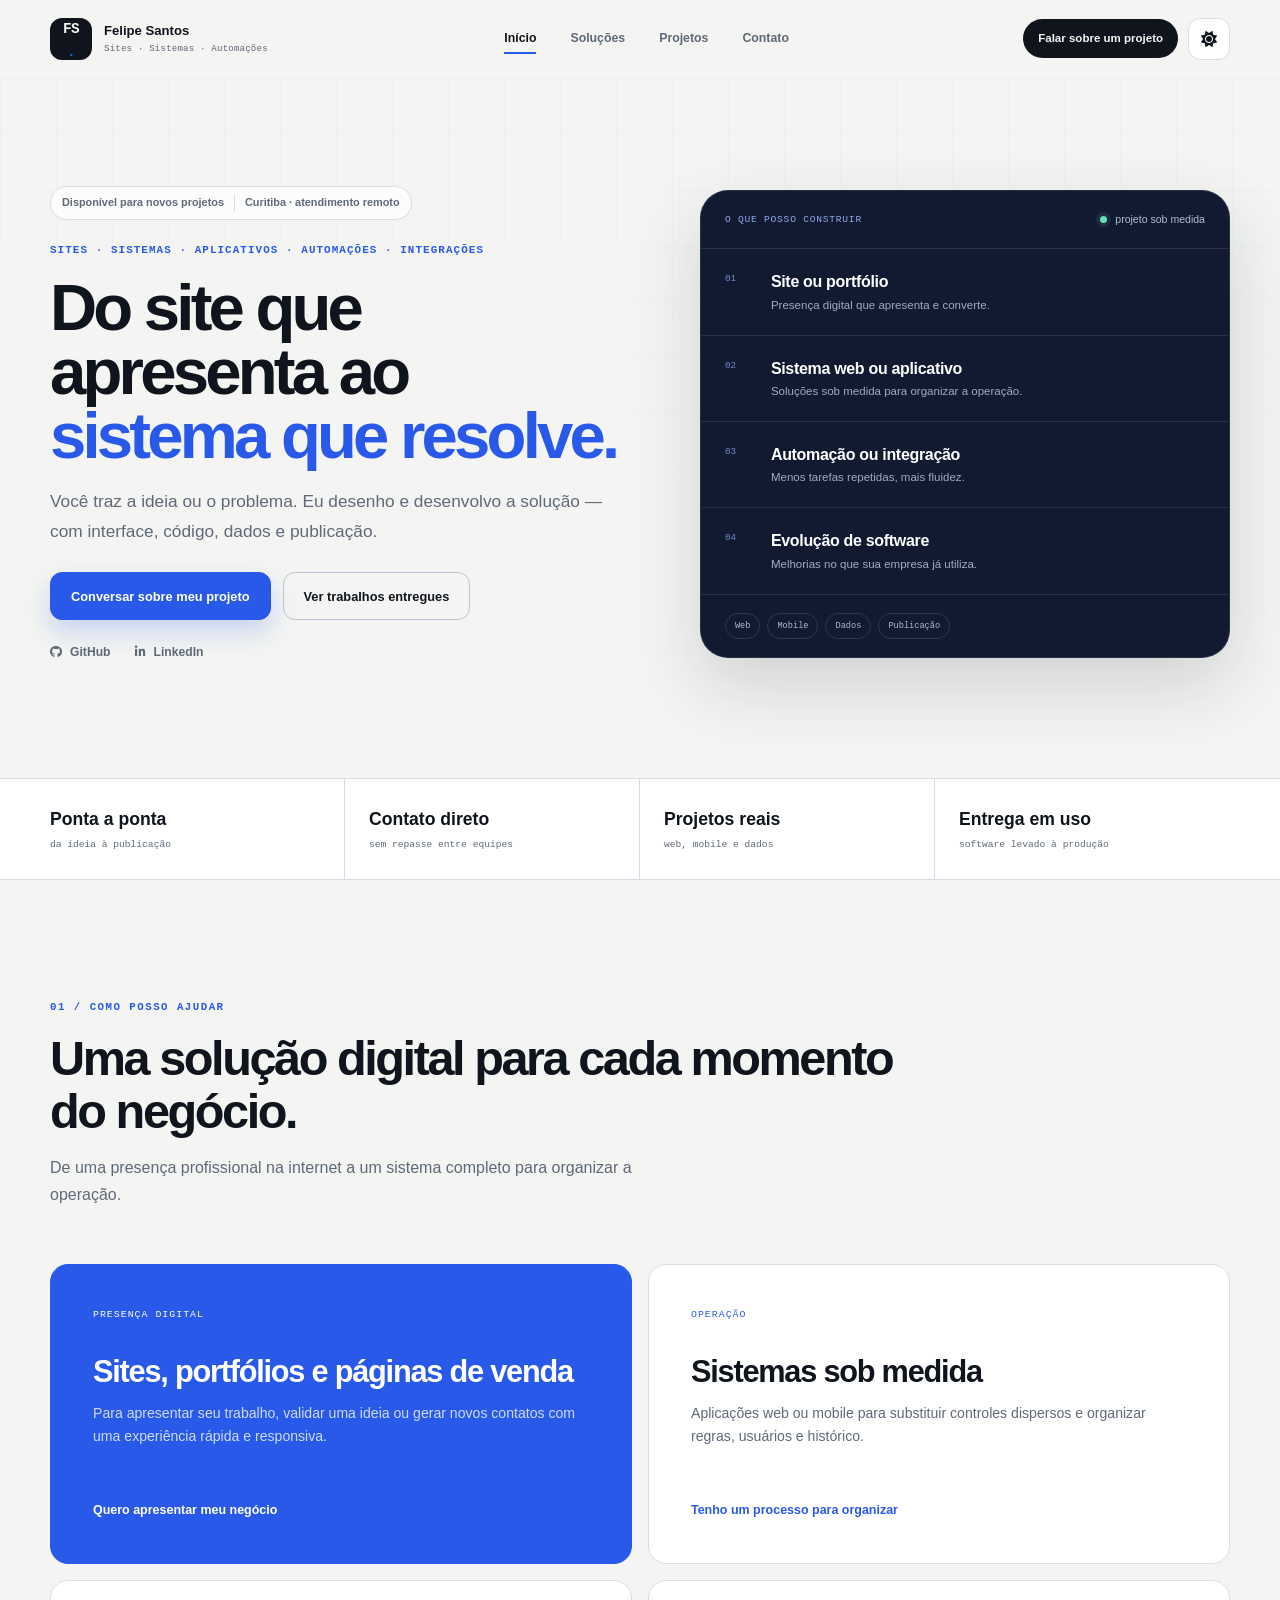
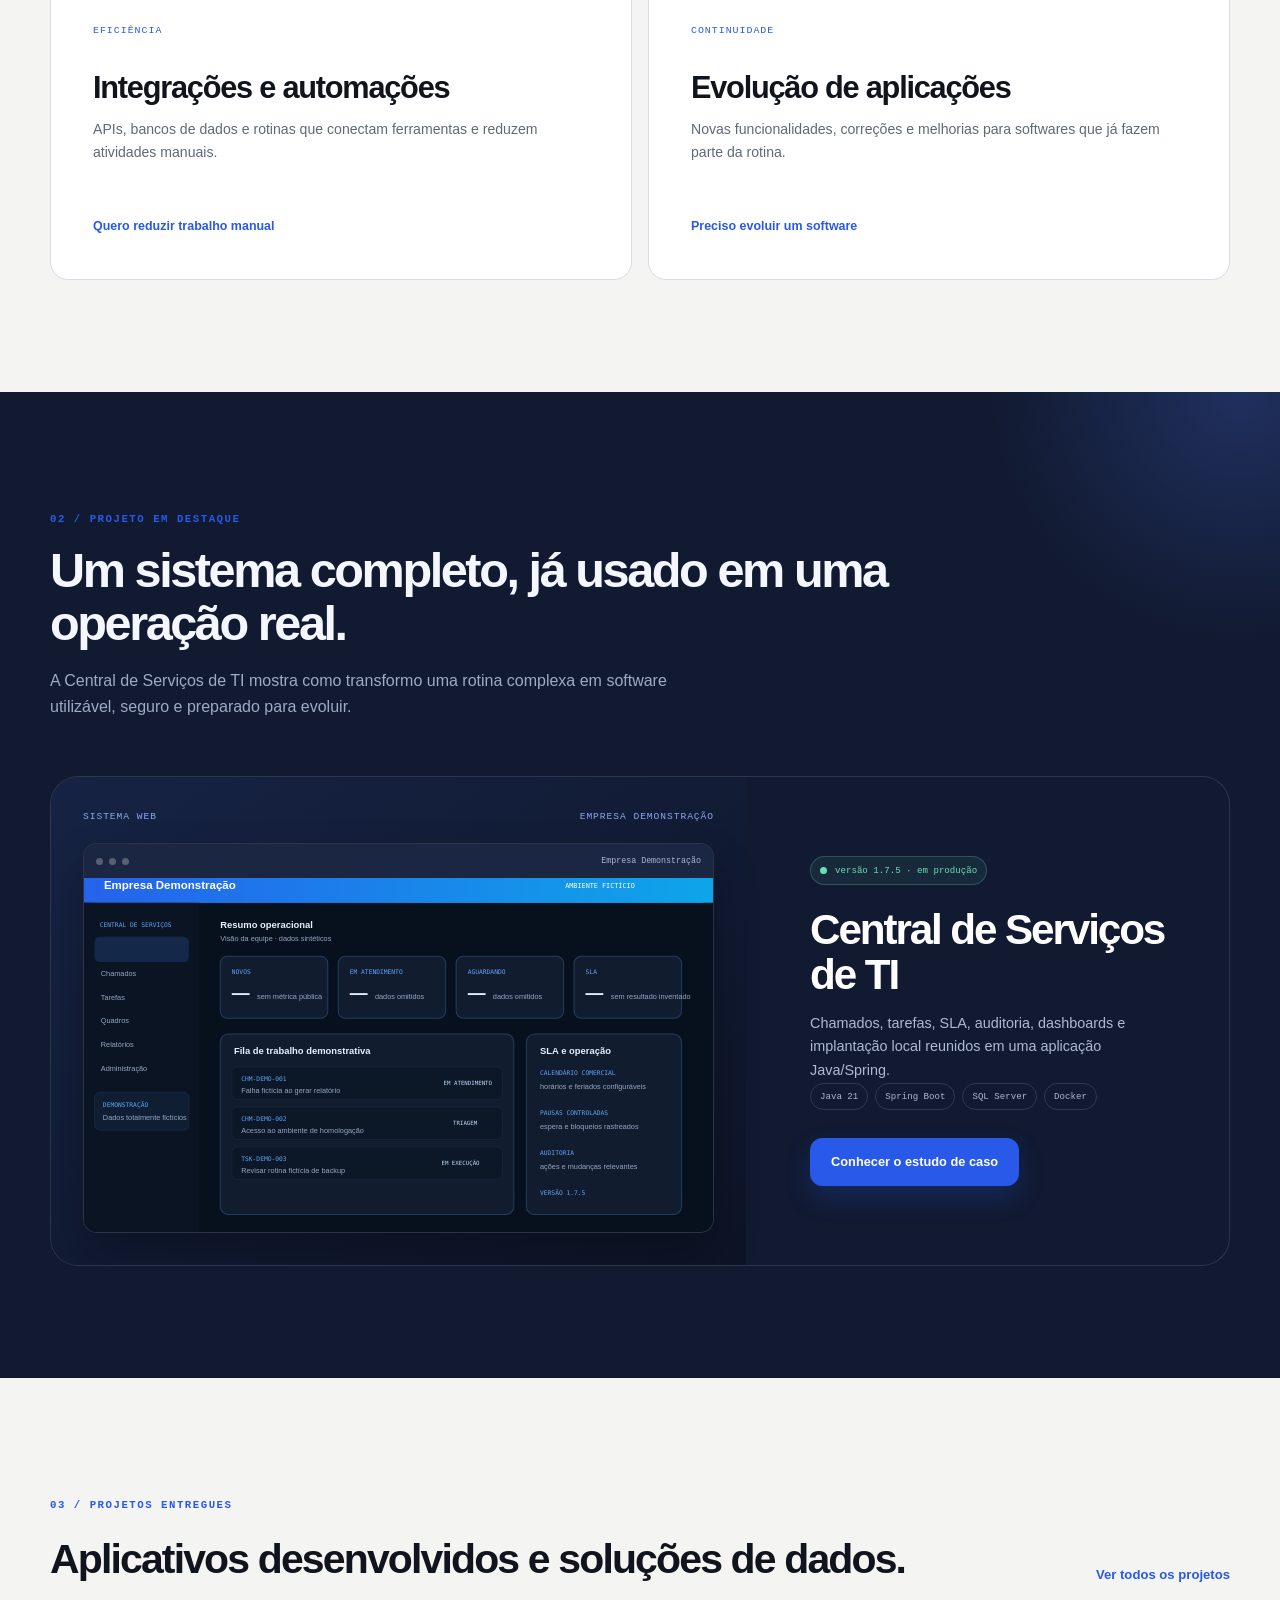
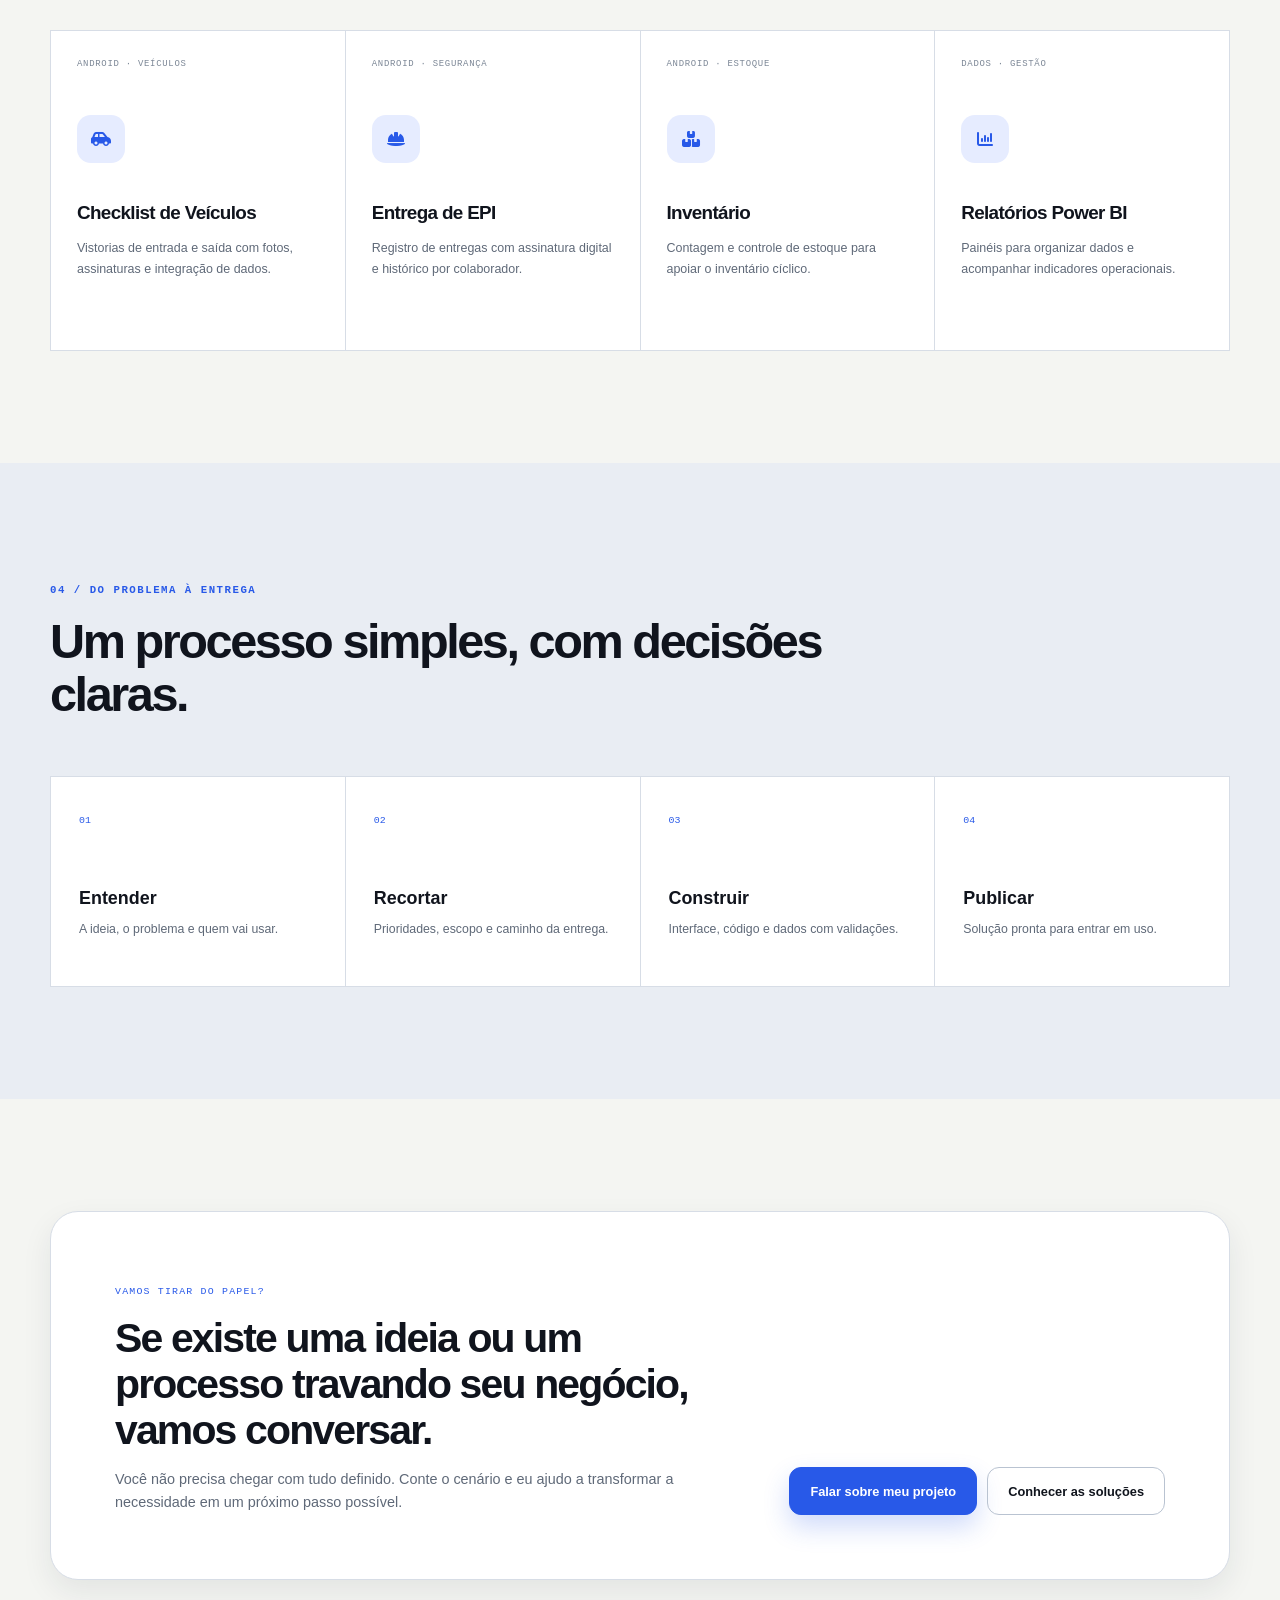
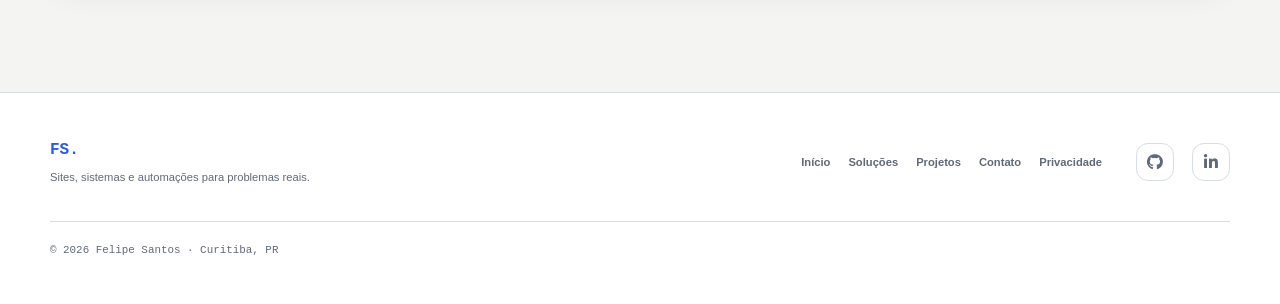
<file: index.html>
<!DOCTYPE html>
<html lang="pt-BR" data-theme="light">
<head>
  <meta charset="UTF-8">
  <meta name="viewport" content="width=device-width, initial-scale=1.0">
  <meta name="description" content="Sites, sistemas, automações e integrações desenvolvidos por Felipe Santos para transformar ideias e problemas de operação em soluções digitais.">
  <meta name="theme-color" content="#111a31">
  <title>Sites, sistemas e automações · Felipe Santos</title>
  <link rel="canonical" href="https://ofelipesantos.com.br/">
  <meta property="og:title" content="Felipe Santos · Sites, sistemas e automações">
  <meta property="og:description" content="Do site que apresenta ao sistema que resolve. Conheça soluções digitais desenvolvidas para problemas reais.">
  <meta property="og:type" content="website">
  <meta property="og:url" content="https://ofelipesantos.com.br/">
  <meta property="og:locale" content="pt_BR">
  <meta property="og:image" content="https://ofelipesantos.com.br/assets/social/felipe-santos-sistemas-sob-medida.png">
  <meta property="og:image:alt" content="Felipe Santos — desenvolvimento de soluções digitais.">
  <meta name="twitter:card" content="summary_large_image">
  <meta name="twitter:title" content="Felipe Santos · Sites, sistemas e automações">
  <meta name="twitter:description" content="Soluções digitais para apresentar negócios, organizar processos e conectar dados.">
  <meta name="twitter:image" content="https://ofelipesantos.com.br/assets/social/felipe-santos-sistemas-sob-medida.png">
  <link rel="icon" type="image/svg+xml" href="assets/icons/favicon.svg">
  <link rel="stylesheet" href="https://cdnjs.cloudflare.com/ajax/libs/font-awesome/6.5.0/css/all.min.css" media="print" onload="this.media='all'">
  <noscript><link rel="stylesheet" href="https://cdnjs.cloudflare.com/ajax/libs/font-awesome/6.5.0/css/all.min.css"></noscript>
  <link rel="stylesheet" href="css/styles.css?v=8">
  <script type="application/ld+json">
  {
    "@context": "https://schema.org",
    "@type": "Person",
    "name": "Felipe Santos",
    "url": "https://ofelipesantos.com.br/",
    "image": "https://ofelipesantos.com.br/assets/profile/profile.webp",
    "jobTitle": "Desenvolvedor de Software",
    "address": {"@type": "PostalAddress", "addressLocality": "Curitiba", "addressRegion": "PR", "addressCountry": "BR"},
    "sameAs": ["https://github.com/oofelipesantos", "https://www.linkedin.com/in/oofelipesantos/"],
    "knowsAbout": ["Desenvolvimento web", "Java", "Spring Boot", "SQL Server", "Aplicativos Android", "Power BI", "Integrações", "Automação de processos"]
  }
  </script>
</head>
<body data-page="home">
  <header class="topnav">
    <a href="index.html" class="nav-brand"><span class="brand-mark mono">FS<span>.</span></span><span class="brand-copy">Felipe Santos<small>Sites · Sistemas · Automações</small></span></a>
    <nav aria-label="Navegação principal"><ul class="nav-menu"><li><a href="index.html" class="nav-link" data-page="home">Início</a></li><li><a href="servicos.html" class="nav-link" data-page="servicos">Soluções</a></li><li><a href="projetos.html" class="nav-link" data-page="projetos">Projetos</a></li><li><a href="contato.html" class="nav-link" data-page="contato">Contato</a></li></ul></nav>
    <div class="nav-right"><a href="contato.html" class="nav-cta" data-track="contact_header">Falar sobre um projeto</a><button type="button" class="theme-toggle" id="themeToggle" title="Alternar tema" aria-label="Alternar tema"><i class="fas fa-sun" id="icon-sun"></i><i class="fas fa-moon" id="icon-moon"></i></button><button type="button" class="hamburger" id="hamburger" aria-label="Abrir menu" aria-controls="mobileNav" aria-expanded="false"><span></span><span></span><span></span></button></div>
  </header>

  <div class="mobile-nav-overlay" id="mobileNavOverlay"></div>
  <nav class="mobile-nav" id="mobileNav" aria-label="Navegação móvel"><div class="mobile-nav-header"><span class="brand-mark mono">FS<span>.</span></span><button type="button" class="close-mobile-nav" id="closeMobileNav" aria-label="Fechar menu">&times;</button></div><ul class="mobile-nav-menu"><li><a href="index.html" class="mobile-nav-link" data-page="home">Início</a></li><li><a href="servicos.html" class="mobile-nav-link" data-page="servicos">Soluções</a></li><li><a href="projetos.html" class="mobile-nav-link" data-page="projetos">Projetos</a></li><li><a href="contato.html" class="mobile-nav-link" data-page="contato">Contato</a></li></ul><div class="mobile-nav-footer">Soluções digitais feitas sob medida</div></nav>

  <main class="main">
    <section class="hero-section hero-commercial">
      <div class="container">
        <div class="hero-grid">
          <div class="hero-copy">
            <div class="availability"><span>Disponível para novos projetos</span><span class="availability-place">Curitiba · atendimento remoto</span></div>
            <p class="hero-role mono">SITES · SISTEMAS · APLICATIVOS · AUTOMAÇÕES · INTEGRAÇÕES</p>
            <h1 class="hero-title">Do site que apresenta ao <span>sistema que resolve.</span></h1>
            <p class="hero-lead">Você traz a ideia ou o problema. Eu desenho e desenvolvo a solução — com interface, código, dados e publicação.</p>
            <div class="hero-actions"><a href="contato.html" class="btn-primary" data-track="contact_hero">Conversar sobre meu projeto</a><a href="projetos.html" class="btn-ghost" data-track="projects_hero">Ver trabalhos entregues</a></div>
            <div class="hero-socials"><a href="https://github.com/oofelipesantos" target="_blank" rel="noopener" data-track="github"><i class="fab fa-github" aria-hidden="true"></i> GitHub</a><a href="https://www.linkedin.com/in/oofelipesantos/" target="_blank" rel="noopener" data-track="linkedin"><i class="fab fa-linkedin-in" aria-hidden="true"></i> LinkedIn</a></div>
          </div>

          <section class="solution-board" aria-label="Tipos de solução desenvolvidos">
            <div class="solution-board-head"><span class="mono">O QUE POSSO CONSTRUIR</span><span class="board-pulse"><i></i> projeto sob medida</span></div>
            <a href="contato.html?servico=site" class="solution-board-row" data-track="interest_site_hero"><span class="mono">01</span><strong>Site ou portfólio</strong><small>Presença digital que apresenta e converte.</small></a>
            <a href="contato.html?servico=sistema" class="solution-board-row" data-track="interest_system_hero"><span class="mono">02</span><strong>Sistema web ou aplicativo</strong><small>Soluções sob medida para organizar a operação.</small></a>
            <a href="contato.html?servico=automacao" class="solution-board-row" data-track="interest_automation_hero"><span class="mono">03</span><strong>Automação ou integração</strong><small>Menos tarefas repetidas, mais fluidez.</small></a>
            <a href="contato.html?servico=evolucao" class="solution-board-row" data-track="interest_evolution_hero"><span class="mono">04</span><strong>Evolução de software</strong><small>Melhorias no que sua empresa já utiliza.</small></a>
            <div class="solution-board-foot"><span>Web</span><span>Mobile</span><span>Dados</span><span>Publicação</span></div>
          </section>
        </div>
      </div>
    </section>

    <section class="evidence-strip" aria-label="Forma de trabalho"><div class="container evidence-strip-grid"><div><strong>Ponta a ponta</strong><span>da ideia à publicação</span></div><div><strong>Contato direto</strong><span>sem repasse entre equipes</span></div><div><strong>Projetos reais</strong><span>web, mobile e dados</span></div><div><strong>Entrega em uso</strong><span>software levado à produção</span></div></div></section>

    <section class="section">
      <div class="container">
        <div class="editorial-heading fade-up"><span class="section-index mono">01 / COMO POSSO AJUDAR</span><h2>Uma solução digital para cada momento do negócio.</h2><p>De uma presença profissional na internet a um sistema completo para organizar a operação.</p></div>
        <div class="service-spectrum">
          <article class="spectrum-card spectrum-featured fade-up"><span class="mono">PRESENÇA DIGITAL</span><h3>Sites, portfólios e páginas de venda</h3><p>Para apresentar seu trabalho, validar uma ideia ou gerar novos contatos com uma experiência rápida e responsiva.</p><a href="contato.html?servico=site" data-track="interest_site_services">Quero apresentar meu negócio</a></article>
          <article class="spectrum-card fade-up delay-1"><span class="mono">OPERAÇÃO</span><h3>Sistemas sob medida</h3><p>Aplicações web ou mobile para substituir controles dispersos e organizar regras, usuários e histórico.</p><a href="contato.html?servico=sistema" data-track="interest_system_services">Tenho um processo para organizar</a></article>
          <article class="spectrum-card fade-up delay-2"><span class="mono">EFICIÊNCIA</span><h3>Integrações e automações</h3><p>APIs, bancos de dados e rotinas que conectam ferramentas e reduzem atividades manuais.</p><a href="contato.html?servico=automacao" data-track="interest_automation_services">Quero reduzir trabalho manual</a></article>
          <article class="spectrum-card fade-up delay-3"><span class="mono">CONTINUIDADE</span><h3>Evolução de aplicações</h3><p>Novas funcionalidades, correções e melhorias para softwares que já fazem parte da rotina.</p><a href="contato.html?servico=evolucao" data-track="interest_evolution_services">Preciso evoluir um software</a></article>
        </div>
      </div>
    </section>

    <section class="section section-ink">
      <div class="container">
        <div class="editorial-heading editorial-heading-light fade-up"><span class="section-index mono">02 / PROJETO EM DESTAQUE</span><h2>Um sistema completo, já usado em uma operação real.</h2><p>A Central de Serviços de TI mostra como transformo uma rotina complexa em software utilizável, seguro e preparado para evoluir.</p></div>
        <article class="featured-project featured-project-home fade-up">
          <div class="featured-project-visual"><div class="project-visual-label mono"><span>SISTEMA WEB</span><span>EMPRESA DEMONSTRAÇÃO</span></div><div class="product-frame large"><div class="product-frame-bar"><span></span><span></span><span></span><strong>Empresa Demonstração</strong></div><img src="assets/central-servicos/demo-dashboard.svg" alt="Dashboard fictício da Central de Serviços de TI" width="1280" height="720" loading="lazy"></div></div>
          <div class="featured-project-copy"><div class="project-status delivered"><span></span> versão 1.7.5 · em produção</div><h2>Central de Serviços de TI</h2><p>Chamados, tarefas, SLA, auditoria, dashboards e implantação local reunidos em uma aplicação Java/Spring.</p><div class="project-tags"><span>Java 21</span><span>Spring Boot</span><span>SQL Server</span><span>Docker</span></div><a href="central-servicos-ti.html" class="btn-primary" data-track="case_study_home">Conhecer o estudo de caso</a></div>
        </article>
      </div>
    </section>

    <section class="section">
      <div class="container">
        <div class="projects-heading compact fade-up"><div><span class="section-index mono">03 / PROJETOS ENTREGUES</span><h2>Aplicativos desenvolvidos e soluções de dados.</h2></div><a href="projetos.html#aplicativos" class="text-link">Ver todos os projetos</a></div>
        <div class="delivery-grid">
          <article class="delivery-card fade-up"><span class="delivery-type mono">ANDROID · VEÍCULOS</span><div class="project-icon"><i class="fas fa-car-side" aria-hidden="true"></i></div><h3>Checklist de Veículos</h3><p>Vistorias de entrada e saída com fotos, assinaturas e integração de dados.</p></article>
          <article class="delivery-card fade-up delay-1"><span class="delivery-type mono">ANDROID · SEGURANÇA</span><div class="project-icon"><i class="fas fa-helmet-safety" aria-hidden="true"></i></div><h3>Entrega de EPI</h3><p>Registro de entregas com assinatura digital e histórico por colaborador.</p></article>
          <article class="delivery-card fade-up delay-2"><span class="delivery-type mono">ANDROID · ESTOQUE</span><div class="project-icon"><i class="fas fa-boxes-stacked" aria-hidden="true"></i></div><h3>Inventário</h3><p>Contagem e controle de estoque para apoiar o inventário cíclico.</p></article>
          <article class="delivery-card fade-up delay-3"><span class="delivery-type mono">DADOS · GESTÃO</span><div class="project-icon"><i class="fas fa-chart-column" aria-hidden="true"></i></div><h3>Relatórios Power BI</h3><p>Painéis para organizar dados e acompanhar indicadores operacionais.</p></article>
        </div>
      </div>
    </section>

    <section class="section section-soft">
      <div class="container">
        <div class="editorial-heading fade-up"><span class="section-index mono">04 / DO PROBLEMA À ENTREGA</span><h2>Um processo simples, com decisões claras.</h2></div>
        <div class="simple-process"><article><span class="mono">01</span><h3>Entender</h3><p>A ideia, o problema e quem vai usar.</p></article><article><span class="mono">02</span><h3>Recortar</h3><p>Prioridades, escopo e caminho da entrega.</p></article><article><span class="mono">03</span><h3>Construir</h3><p>Interface, código e dados com validações.</p></article><article><span class="mono">04</span><h3>Publicar</h3><p>Solução pronta para entrar em uso.</p></article></div>
      </div>
    </section>

    <section class="section"><div class="container"><div class="closing-cta fade-up"><div><span class="mono">VAMOS TIRAR DO PAPEL?</span><h2>Se existe uma ideia ou um processo travando seu negócio, vamos conversar.</h2><p class="closing-copy">Você não precisa chegar com tudo definido. Conte o cenário e eu ajudo a transformar a necessidade em um próximo passo possível.</p></div><div class="closing-actions"><a href="contato.html" class="btn-primary" data-track="contact_footer">Falar sobre meu projeto</a><a href="servicos.html" class="btn-ghost">Conhecer as soluções</a></div></div></div></section>

    <footer><div class="footer-inner"><div><div class="footer-brand mono">FS.</div><p>Sites, sistemas e automações para problemas reais.</p></div><div class="footer-links"><a href="index.html">Início</a><a href="servicos.html">Soluções</a><a href="projetos.html">Projetos</a><a href="contato.html">Contato</a><a href="privacidade.html">Privacidade</a><button type="button" class="footer-privacy-button" data-privacy-settings>Preferências</button></div><div class="footer-socials"><a href="https://github.com/oofelipesantos" target="_blank" rel="noopener" aria-label="GitHub"><i class="fab fa-github"></i></a><a href="https://www.linkedin.com/in/oofelipesantos/" target="_blank" rel="noopener" aria-label="LinkedIn"><i class="fab fa-linkedin-in"></i></a></div><p class="footer-copy mono">© 2026 Felipe Santos · Curitiba, PR</p></div></footer>
  </main>

  <div class="privacy-banner" id="privacyBanner" role="dialog" aria-labelledby="privacyTitle" aria-modal="false" hidden><div><strong id="privacyTitle">Medição com respeito à sua privacidade</strong><p>Com sua autorização, uso dados de navegação para entender quais conteúdos ajudam mais. Nenhum dado digitado no formulário é enviado às ferramentas de análise.</p><a href="privacidade.html">Ver política de privacidade</a></div><div class="privacy-actions"><button type="button" class="btn-ghost" data-consent="denied">Recusar</button><button type="button" class="btn-primary" data-consent="granted">Aceitar análise</button></div></div>
  <button type="button" id="topBtn" class="top-btn" title="Voltar ao topo" aria-label="Voltar ao topo"><i class="fas fa-arrow-up"></i></button>
  <script src="js/analytics-config.js?v=1"></script>
  <script src="js/analytics.js?v=1" defer></script>
  <script src="js/script.js?v=6" defer></script>
</body>
</html>
</file>
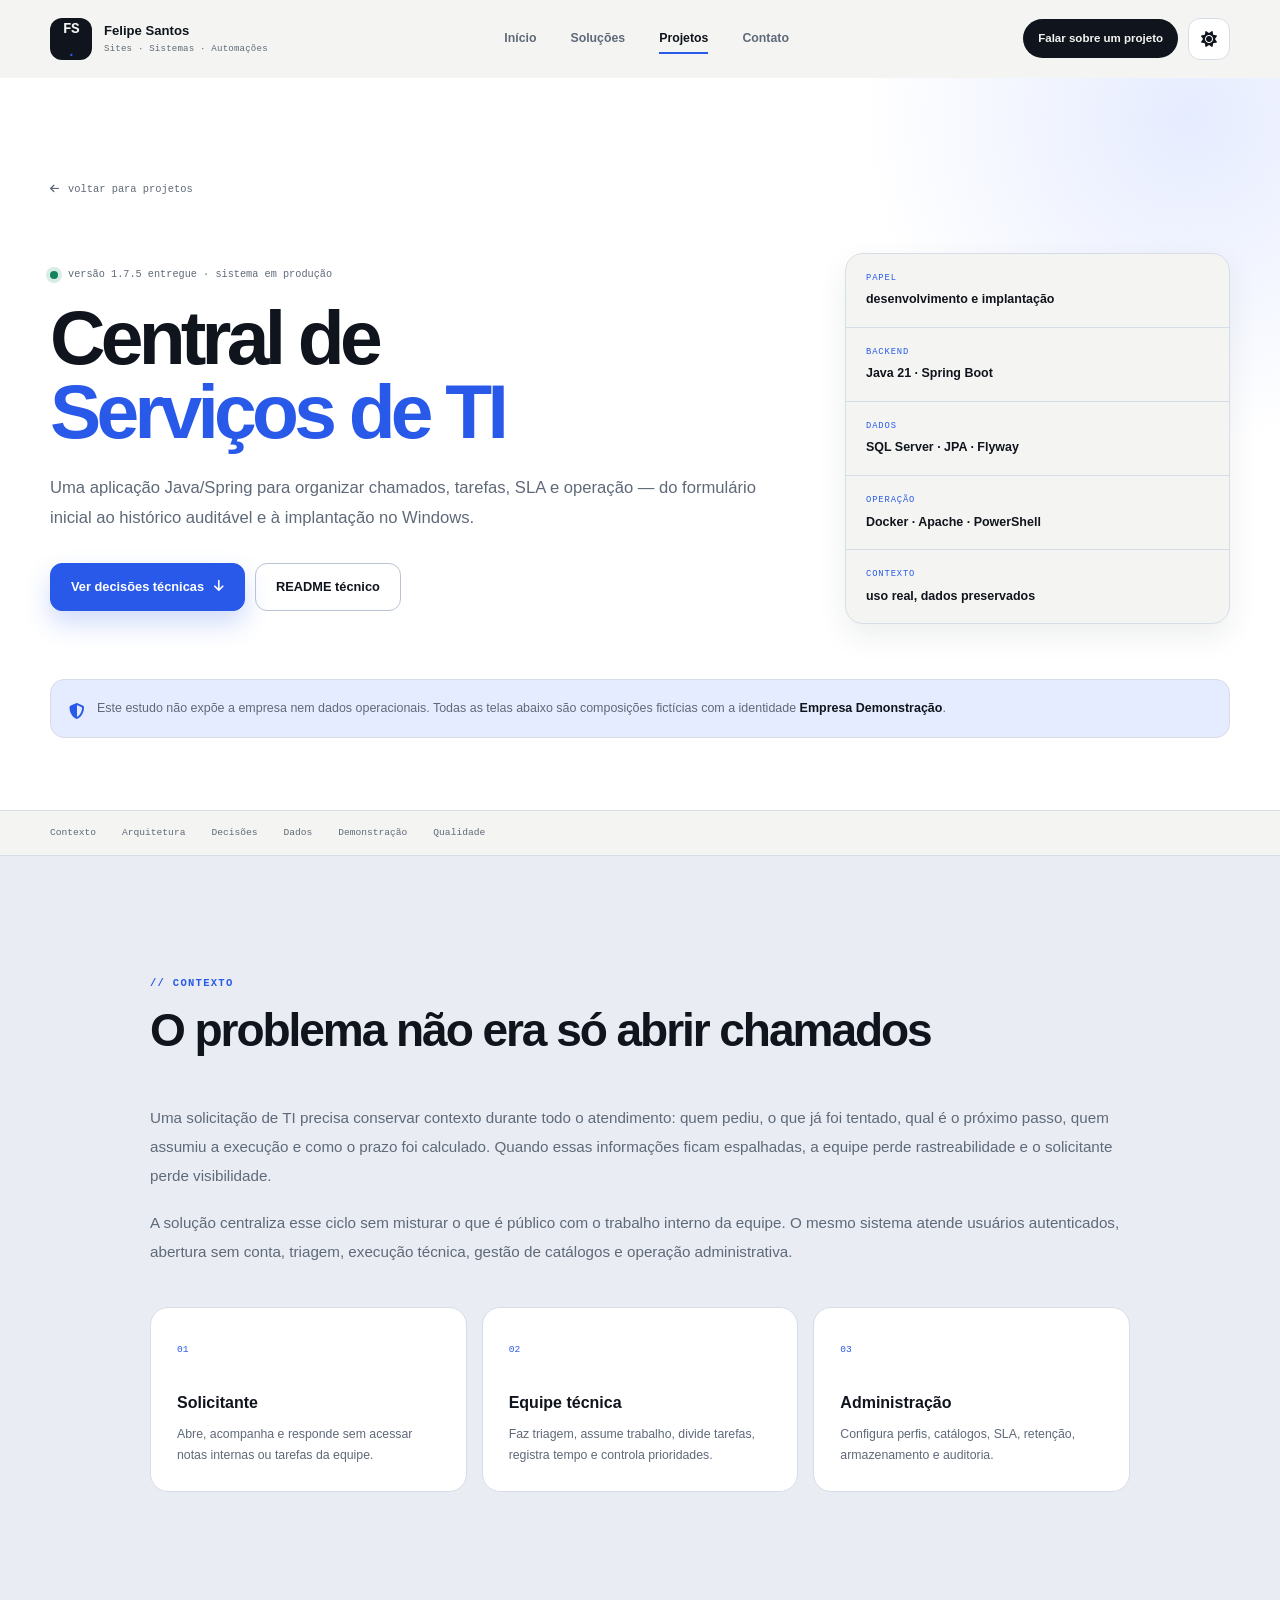
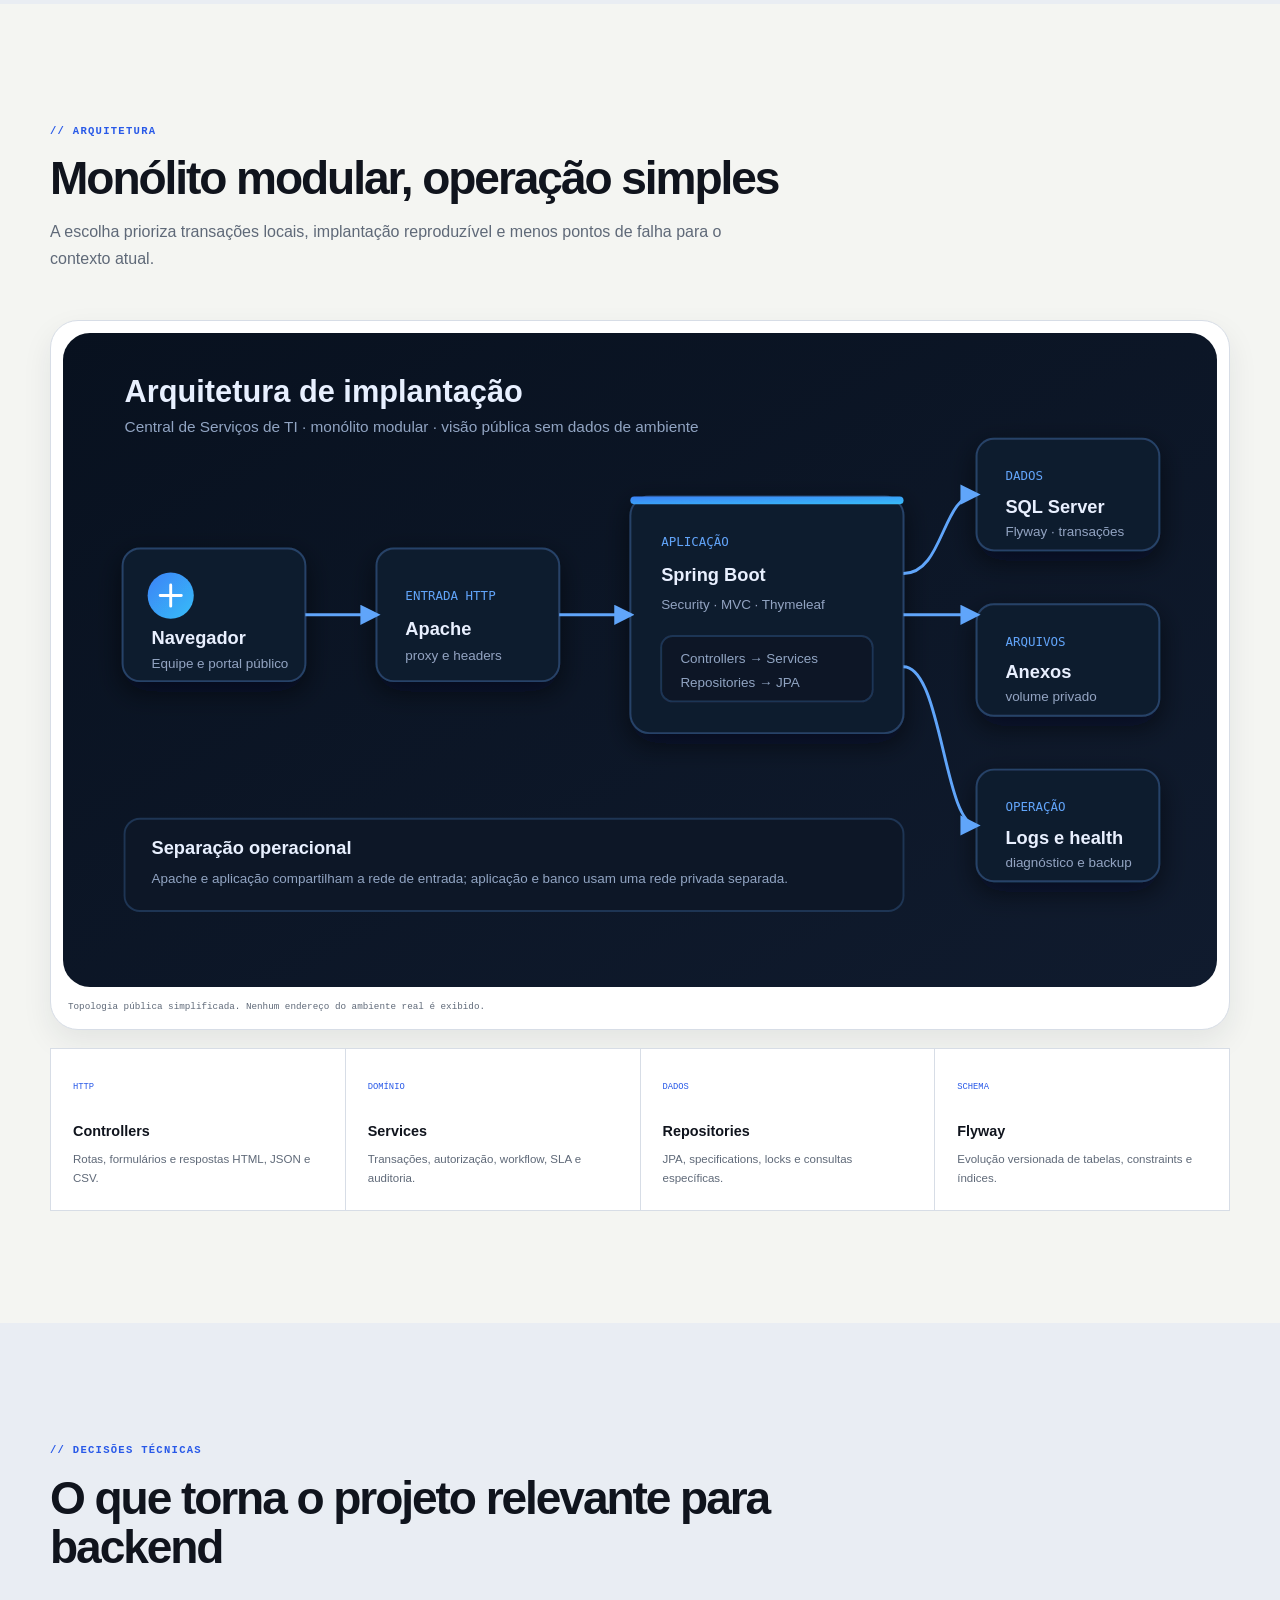
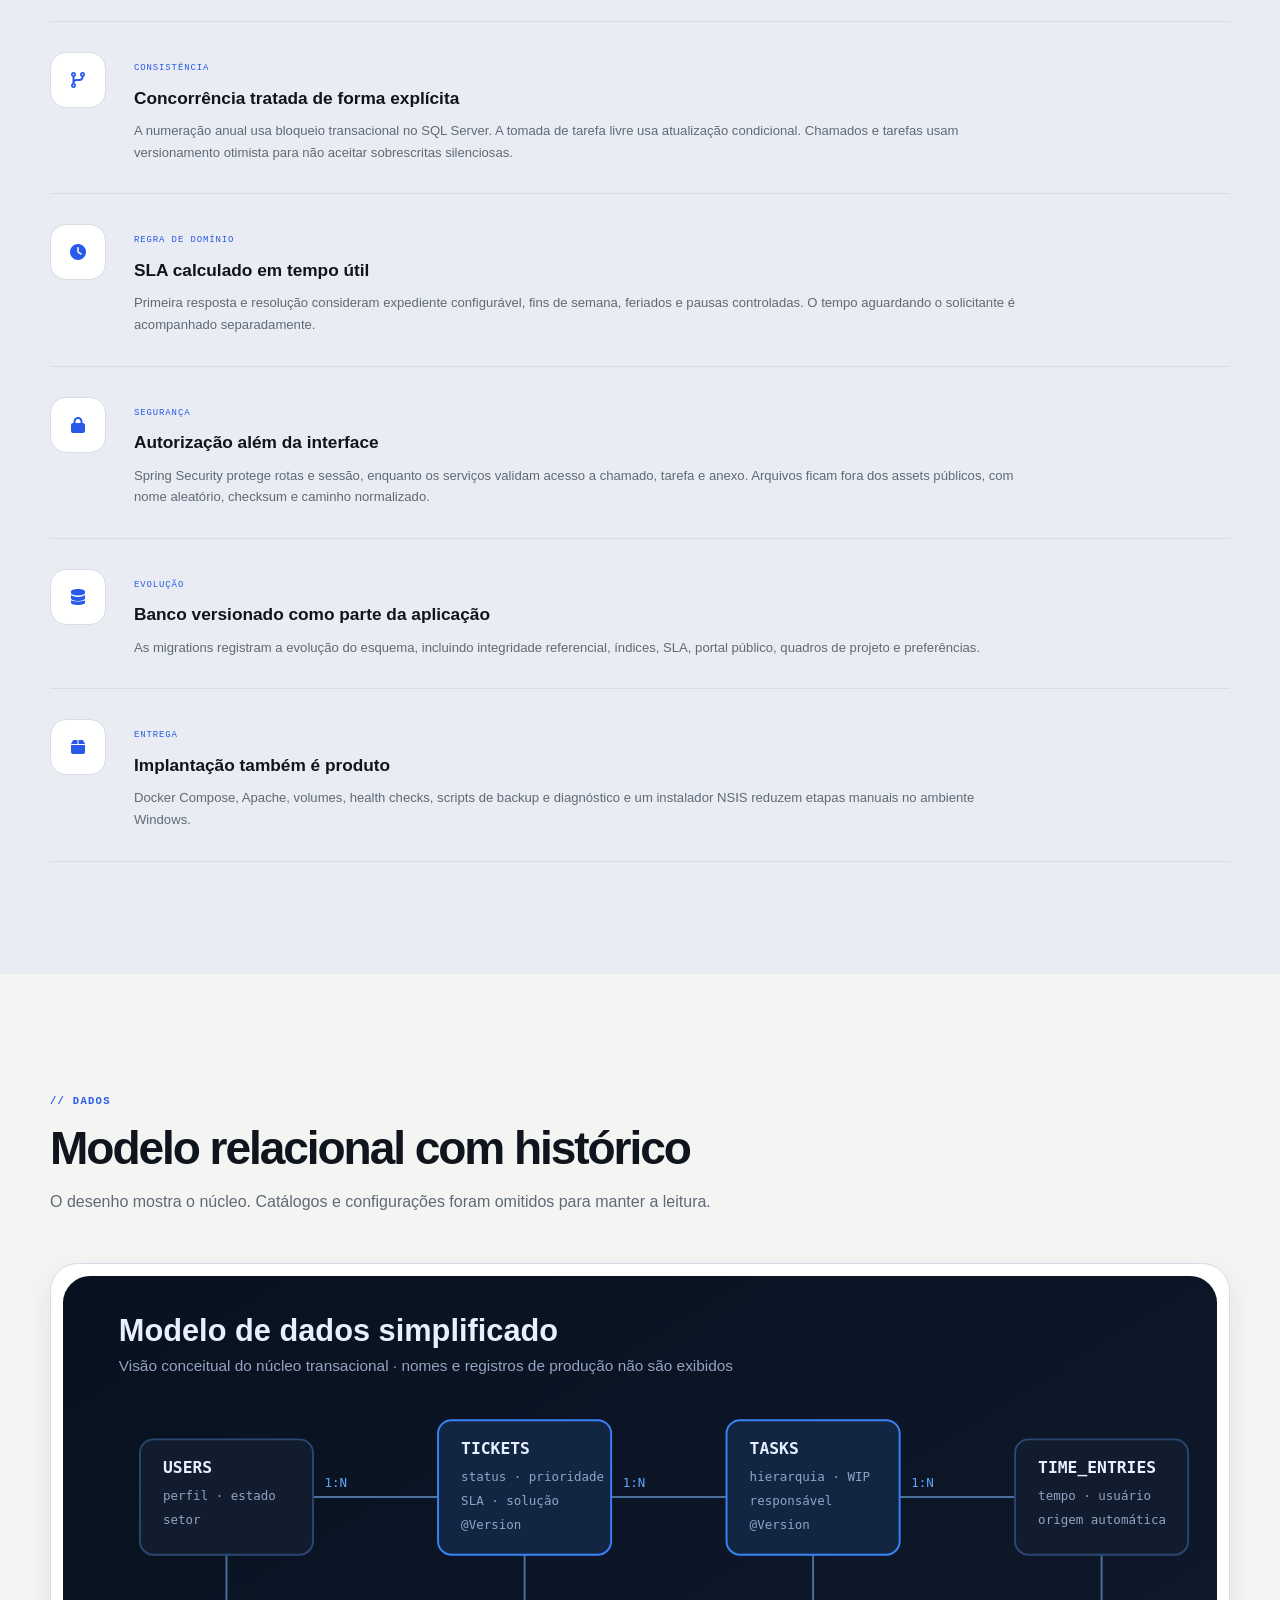
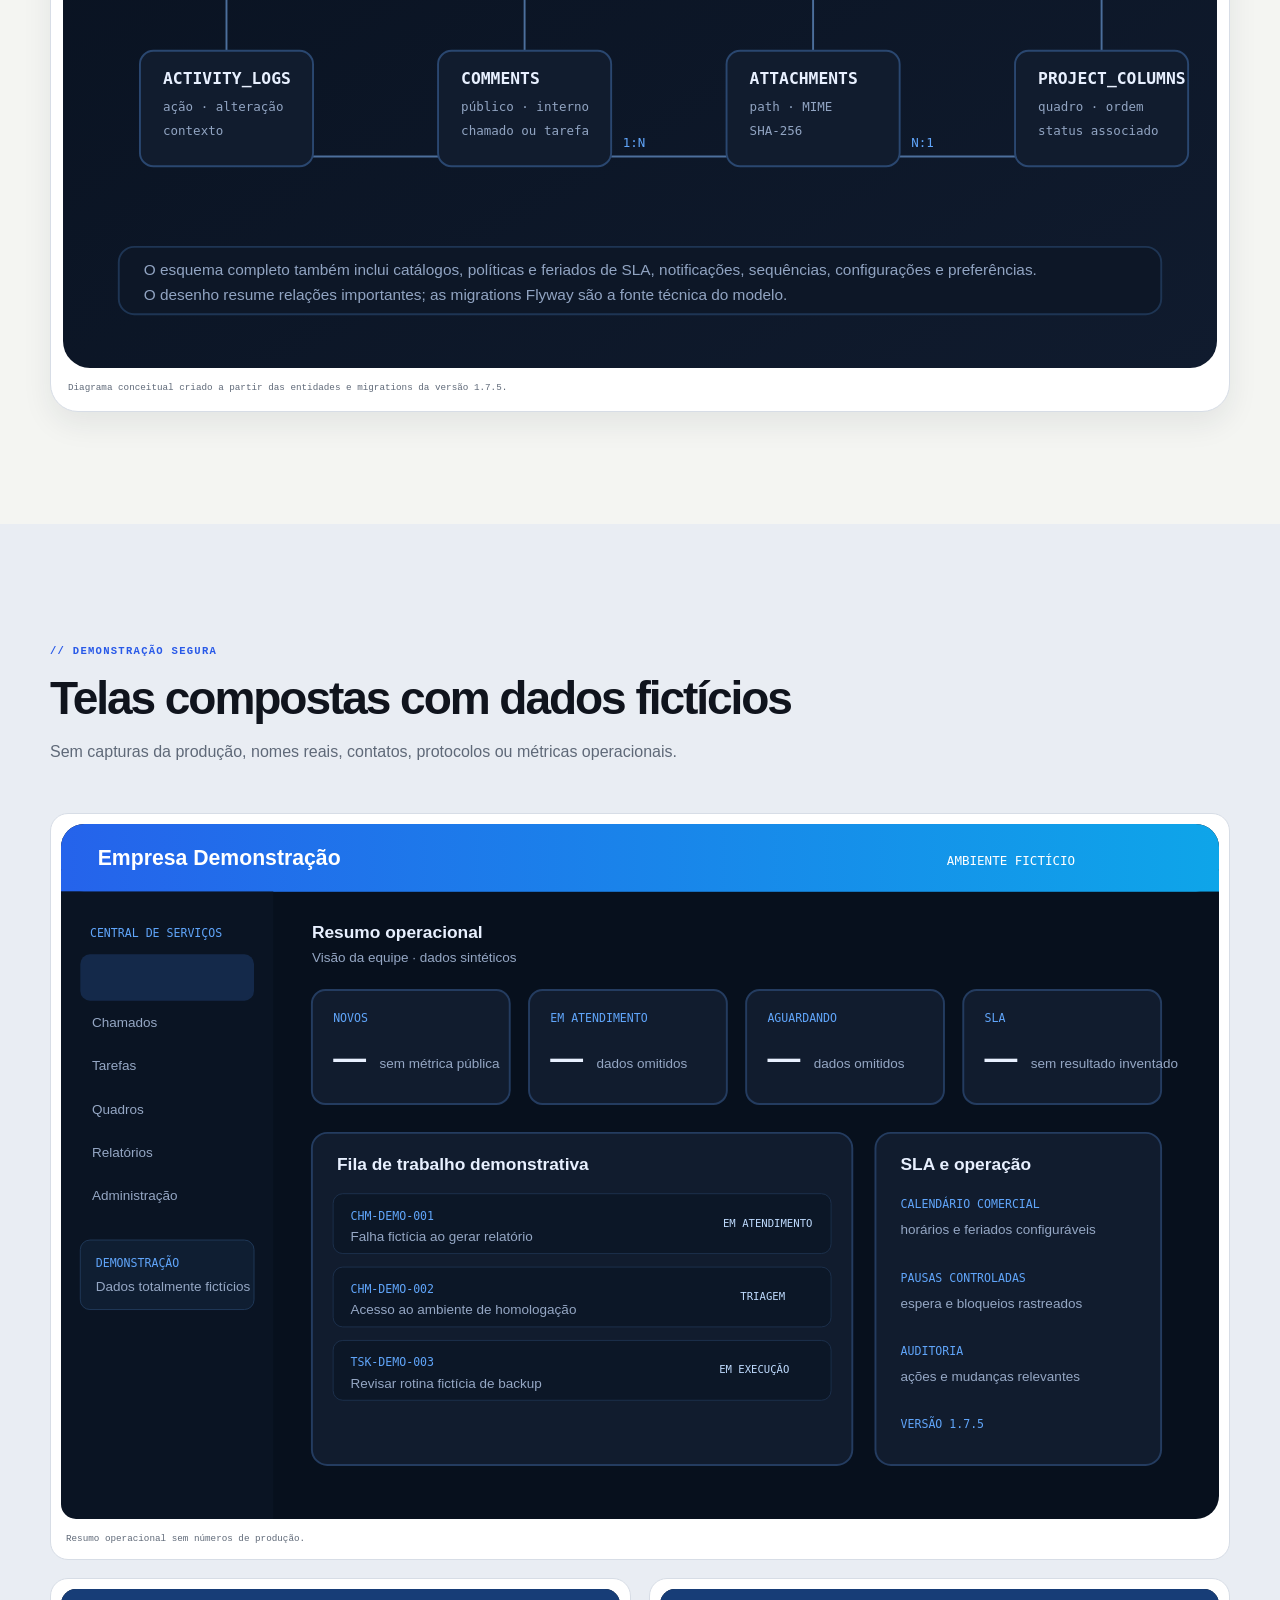
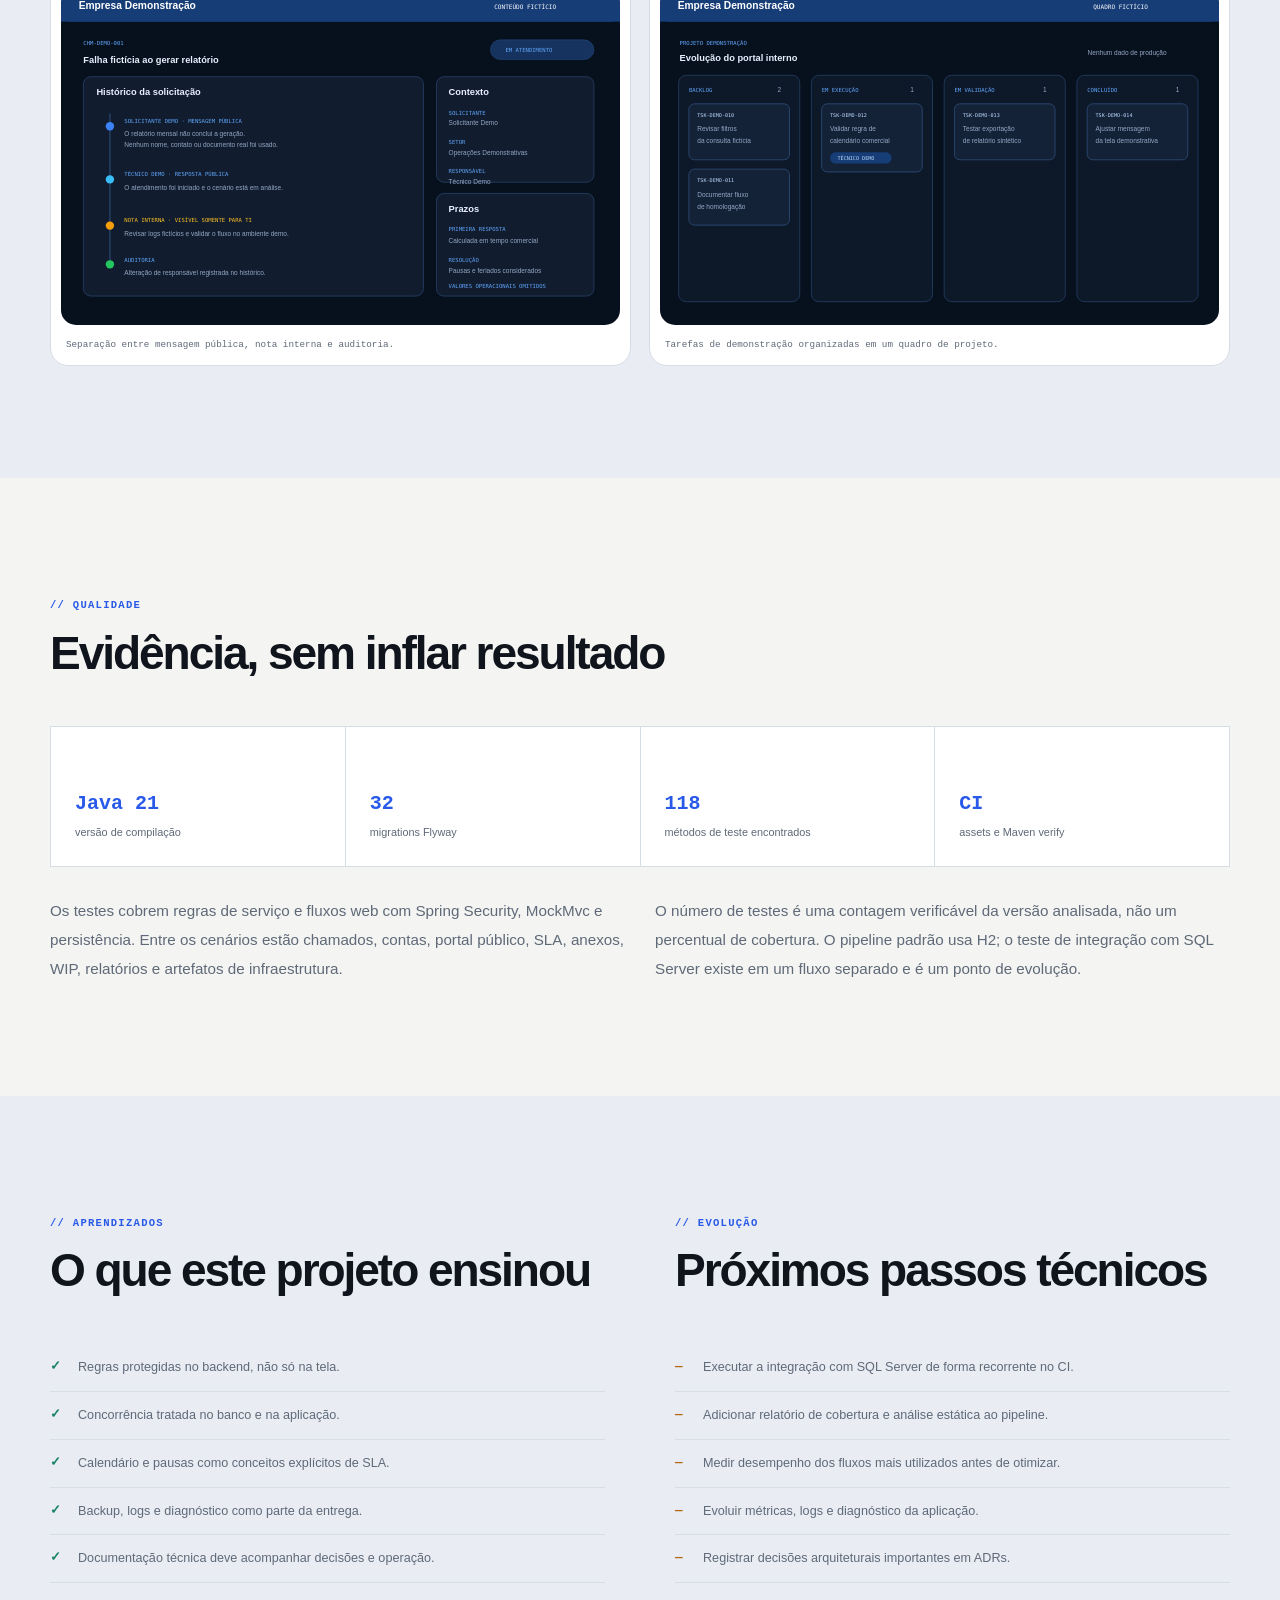
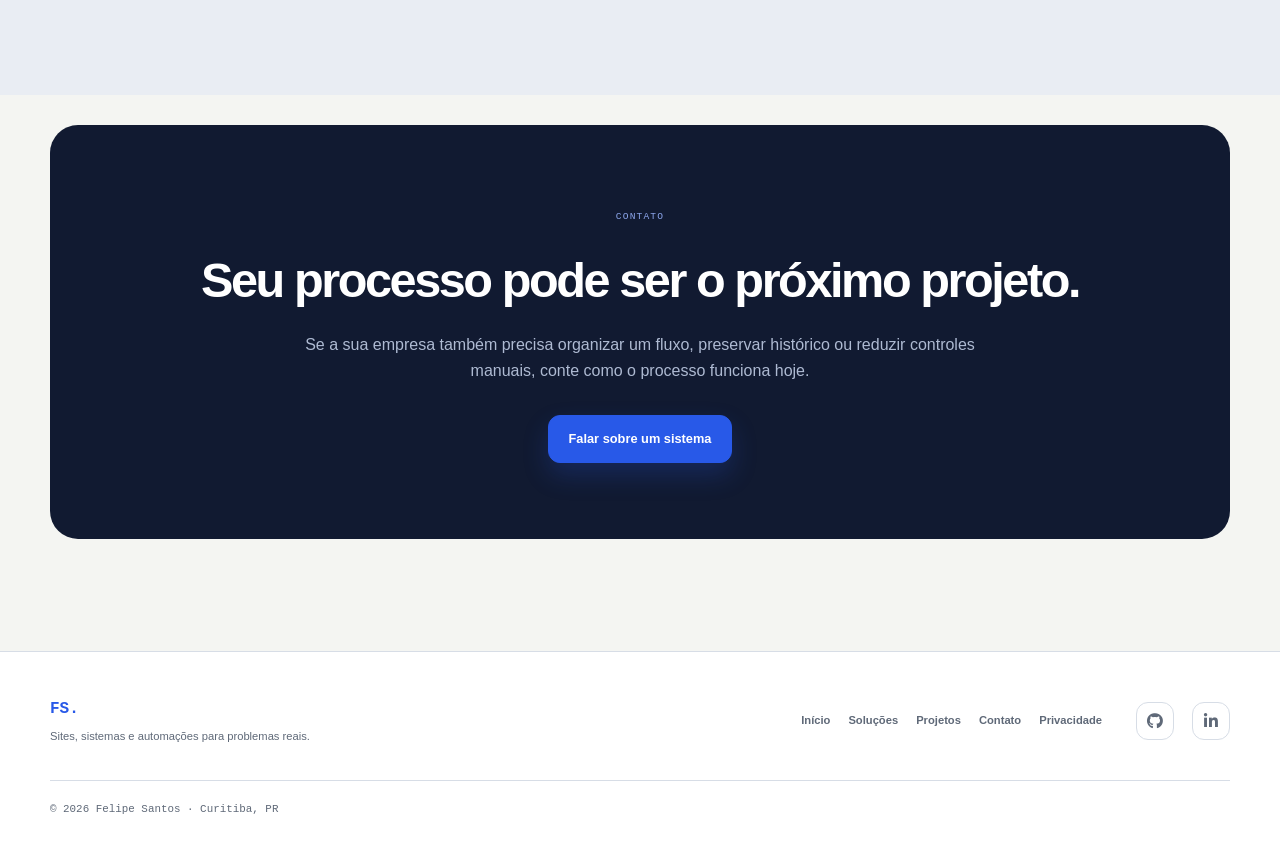
<file: central-servicos-ti.html>
<!DOCTYPE html>
<html lang="pt-BR" data-theme="light">
<head>
  <meta charset="UTF-8">
  <meta name="viewport" content="width=device-width, initial-scale=1.0">
  <meta name="description" content="Estudo de caso de um sistema de chamados em produção, com Java 21, Spring Boot, SQL Server, SLA, segurança, testes e implantação local.">
  <meta name="theme-color" content="#111a31">
  <title>Central de Serviços de TI · Estudo de caso</title>
  <link rel="canonical" href="https://ofelipesantos.com.br/central-servicos-ti.html">
  <meta property="og:title" content="Central de Serviços de TI · Estudo de caso">
  <meta property="og:description" content="Java 21, Spring Boot, SQL Server, segurança, SLA, testes e implantação.">
  <meta property="og:type" content="article">
  <meta property="og:url" content="https://ofelipesantos.com.br/central-servicos-ti.html">
  <meta property="og:locale" content="pt_BR">
  <meta property="og:image" content="https://ofelipesantos.com.br/assets/social/felipe-santos-sistemas-sob-medida.png">
  <meta name="twitter:card" content="summary_large_image">
  <link rel="icon" type="image/svg+xml" href="assets/icons/favicon.svg">
  <link rel="stylesheet" href="https://cdnjs.cloudflare.com/ajax/libs/font-awesome/6.5.0/css/all.min.css" media="print" onload="this.media='all'">
  <noscript><link rel="stylesheet" href="https://cdnjs.cloudflare.com/ajax/libs/font-awesome/6.5.0/css/all.min.css"></noscript>
  <link rel="stylesheet" href="css/styles.css?v=8">
</head>
<body data-page="projetos">
  <header class="topnav">
    <a href="index.html" class="nav-brand"><span class="brand-mark mono">FS<span>.</span></span><span class="brand-copy">Felipe Santos<small>Sites · Sistemas · Automações</small></span></a>
    <nav aria-label="Navegação principal"><ul class="nav-menu">
      <li><a href="index.html" class="nav-link" data-page="home">Início</a></li>
      <li><a href="servicos.html" class="nav-link" data-page="servicos">Soluções</a></li>
      <li><a href="projetos.html" class="nav-link" data-page="projetos">Projetos</a></li>
      <li><a href="contato.html" class="nav-link" data-page="contato">Contato</a></li>
    </ul></nav>
    <div class="nav-right">
      <a href="contato.html" class="nav-cta" data-track="contact_header">Falar sobre um projeto</a>
      <button type="button" class="theme-toggle" id="themeToggle" title="Alternar tema" aria-label="Alternar tema"><i class="fas fa-sun" id="icon-sun"></i><i class="fas fa-moon" id="icon-moon"></i></button>
      <button type="button" class="hamburger" id="hamburger" aria-label="Abrir menu" aria-controls="mobileNav" aria-expanded="false"><span></span><span></span><span></span></button>
    </div>
  </header>

  <div class="mobile-nav-overlay" id="mobileNavOverlay"></div>
  <nav class="mobile-nav" id="mobileNav" aria-label="Navegação móvel">
    <div class="mobile-nav-header"><span class="brand-mark mono">FS<span>.</span></span><button type="button" class="close-mobile-nav" id="closeMobileNav" aria-label="Fechar menu">&times;</button></div>
    <ul class="mobile-nav-menu">
      <li><a href="index.html" class="mobile-nav-link" data-page="home">Início</a></li>
      <li><a href="servicos.html" class="mobile-nav-link" data-page="servicos">Soluções</a></li>
      <li><a href="projetos.html" class="mobile-nav-link" data-page="projetos">Projetos</a></li>
      <li><a href="contato.html" class="mobile-nav-link" data-page="contato">Contato</a></li>
    </ul>
    <div class="mobile-nav-footer">Soluções digitais feitas sob medida</div>
  </nav>

  <main class="main case-page">
    <section class="case-hero section">
      <div class="container">
        <a href="projetos.html" class="case-back mono"><i class="fas fa-arrow-left"></i> voltar para projetos</a>
        <div class="case-hero-grid">
          <div>
            <div class="case-kicker mono"><span class="status-dot"></span> versão 1.7.5 entregue · sistema em produção</div>
            <h1 class="case-title head">Central de<br><span>Serviços de TI</span></h1>
            <p class="case-lead">Uma aplicação Java/Spring para organizar chamados, tarefas, SLA e operação — do formulário inicial ao histórico auditável e à implantação no Windows.</p>
            <div class="case-actions">
              <a href="#decisoes" class="btn-primary">Ver decisões técnicas <i class="fas fa-arrow-down"></i></a>
              <a href="docs/central-servicos/README.md" class="btn-ghost">README técnico</a>
            </div>
          </div>
          <aside class="case-facts">
            <div class="case-fact"><span class="mono">papel</span><strong>desenvolvimento e implantação</strong></div>
            <div class="case-fact"><span class="mono">backend</span><strong>Java 21 · Spring Boot</strong></div>
            <div class="case-fact"><span class="mono">dados</span><strong>SQL Server · JPA · Flyway</strong></div>
            <div class="case-fact"><span class="mono">operação</span><strong>Docker · Apache · PowerShell</strong></div>
            <div class="case-fact"><span class="mono">contexto</span><strong>uso real, dados preservados</strong></div>
          </aside>
        </div>
        <div class="case-note fade-up"><i class="fas fa-shield-halved"></i><p>Este estudo não expõe a empresa nem dados operacionais. Todas as telas abaixo são composições fictícias com a identidade <strong>Empresa Demonstração</strong>.</p></div>
      </div>
    </section>

    <nav class="case-index" aria-label="Seções do estudo de caso">
      <div class="container"><a href="#contexto">Contexto</a><a href="#arquitetura">Arquitetura</a><a href="#decisoes">Decisões</a><a href="#dados">Dados</a><a href="#demonstracao">Demonstração</a><a href="#qualidade">Qualidade</a></div>
    </nav>

    <section class="section section-alt" id="contexto">
      <div class="container case-narrow">
        <div class="section-header">
          <span class="sh-num mono">// contexto</span>
          <h2 class="sh-title head">O problema não era só abrir chamados</h2>
        </div>
        <div class="case-copy fade-up">
          <p>Uma solicitação de TI precisa conservar contexto durante todo o atendimento: quem pediu, o que já foi tentado, qual é o próximo passo, quem assumiu a execução e como o prazo foi calculado. Quando essas informações ficam espalhadas, a equipe perde rastreabilidade e o solicitante perde visibilidade.</p>
          <p>A solução centraliza esse ciclo sem misturar o que é público com o trabalho interno da equipe. O mesmo sistema atende usuários autenticados, abertura sem conta, triagem, execução técnica, gestão de catálogos e operação administrativa.</p>
        </div>
        <div class="case-problem-grid">
          <article class="case-card fade-up"><span class="case-card-num mono">01</span><h3>Solicitante</h3><p>Abre, acompanha e responde sem acessar notas internas ou tarefas da equipe.</p></article>
          <article class="case-card fade-up delay-1"><span class="case-card-num mono">02</span><h3>Equipe técnica</h3><p>Faz triagem, assume trabalho, divide tarefas, registra tempo e controla prioridades.</p></article>
          <article class="case-card fade-up delay-2"><span class="case-card-num mono">03</span><h3>Administração</h3><p>Configura perfis, catálogos, SLA, retenção, armazenamento e auditoria.</p></article>
        </div>
      </div>
    </section>

    <section class="section" id="arquitetura">
      <div class="container">
        <div class="section-header">
          <span class="sh-num mono">// arquitetura</span>
          <h2 class="sh-title head">Monólito modular, operação simples</h2>
          <p class="sh-desc">A escolha prioriza transações locais, implantação reproduzível e menos pontos de falha para o contexto atual.</p>
        </div>
        <figure class="case-visual fade-up"><img src="assets/central-servicos/arquitetura.svg" alt="Diagrama de arquitetura com navegador, Apache, Spring Boot, SQL Server, anexos e logs"><figcaption>Topologia pública simplificada. Nenhum endereço do ambiente real é exibido.</figcaption></figure>
        <div class="case-layer-grid">
          <article class="case-layer"><span class="mono">HTTP</span><h3>Controllers</h3><p>Rotas, formulários e respostas HTML, JSON e CSV.</p></article>
          <article class="case-layer"><span class="mono">DOMÍNIO</span><h3>Services</h3><p>Transações, autorização, workflow, SLA e auditoria.</p></article>
          <article class="case-layer"><span class="mono">DADOS</span><h3>Repositories</h3><p>JPA, specifications, locks e consultas específicas.</p></article>
          <article class="case-layer"><span class="mono">SCHEMA</span><h3>Flyway</h3><p>Evolução versionada de tabelas, constraints e índices.</p></article>
        </div>
      </div>
    </section>

    <section class="section section-alt" id="decisoes">
      <div class="container">
        <div class="section-header">
          <span class="sh-num mono">// decisões técnicas</span>
          <h2 class="sh-title head">O que torna o projeto relevante para backend</h2>
        </div>
        <div class="decision-list">
          <article class="decision-item fade-up"><div class="decision-icon"><i class="fas fa-code-branch"></i></div><div><span class="mono">CONSISTÊNCIA</span><h3>Concorrência tratada de forma explícita</h3><p>A numeração anual usa bloqueio transacional no SQL Server. A tomada de tarefa livre usa atualização condicional. Chamados e tarefas usam versionamento otimista para não aceitar sobrescritas silenciosas.</p></div></article>
          <article class="decision-item fade-up"><div class="decision-icon"><i class="fas fa-clock"></i></div><div><span class="mono">REGRA DE DOMÍNIO</span><h3>SLA calculado em tempo útil</h3><p>Primeira resposta e resolução consideram expediente configurável, fins de semana, feriados e pausas controladas. O tempo aguardando o solicitante é acompanhado separadamente.</p></div></article>
          <article class="decision-item fade-up"><div class="decision-icon"><i class="fas fa-lock"></i></div><div><span class="mono">SEGURANÇA</span><h3>Autorização além da interface</h3><p>Spring Security protege rotas e sessão, enquanto os serviços validam acesso a chamado, tarefa e anexo. Arquivos ficam fora dos assets públicos, com nome aleatório, checksum e caminho normalizado.</p></div></article>
          <article class="decision-item fade-up"><div class="decision-icon"><i class="fas fa-database"></i></div><div><span class="mono">EVOLUÇÃO</span><h3>Banco versionado como parte da aplicação</h3><p>As migrations registram a evolução do esquema, incluindo integridade referencial, índices, SLA, portal público, quadros de projeto e preferências.</p></div></article>
          <article class="decision-item fade-up"><div class="decision-icon"><i class="fas fa-box"></i></div><div><span class="mono">ENTREGA</span><h3>Implantação também é produto</h3><p>Docker Compose, Apache, volumes, health checks, scripts de backup e diagnóstico e um instalador NSIS reduzem etapas manuais no ambiente Windows.</p></div></article>
        </div>
      </div>
    </section>

    <section class="section" id="dados">
      <div class="container">
        <div class="section-header">
          <span class="sh-num mono">// dados</span>
          <h2 class="sh-title head">Modelo relacional com histórico</h2>
          <p class="sh-desc">O desenho mostra o núcleo. Catálogos e configurações foram omitidos para manter a leitura.</p>
        </div>
        <figure class="case-visual fade-up"><img src="assets/central-servicos/modelo-dados.svg" alt="Modelo de dados simplificado com usuários, chamados, tarefas, apontamentos, comentários e anexos"><figcaption>Diagrama conceitual criado a partir das entidades e migrations da versão 1.7.5.</figcaption></figure>
      </div>
    </section>

    <section class="section section-alt" id="demonstracao">
      <div class="container">
        <div class="section-header">
          <span class="sh-num mono">// demonstração segura</span>
          <h2 class="sh-title head">Telas compostas com dados fictícios</h2>
          <p class="sh-desc">Sem capturas da produção, nomes reais, contatos, protocolos ou métricas operacionais.</p>
        </div>
        <div class="case-gallery">
          <figure class="case-shot fade-up"><img src="assets/central-servicos/demo-dashboard.svg" alt="Dashboard fictício da Empresa Demonstração"><figcaption>Resumo operacional sem números de produção.</figcaption></figure>
          <figure class="case-shot fade-up"><img src="assets/central-servicos/demo-chamado.svg" alt="Chamado fictício da Empresa Demonstração"><figcaption>Separação entre mensagem pública, nota interna e auditoria.</figcaption></figure>
          <figure class="case-shot fade-up"><img src="assets/central-servicos/demo-kanban.svg" alt="Kanban fictício da Empresa Demonstração"><figcaption>Tarefas de demonstração organizadas em um quadro de projeto.</figcaption></figure>
        </div>
      </div>
    </section>

    <section class="section" id="qualidade">
      <div class="container">
        <div class="section-header">
          <span class="sh-num mono">// qualidade</span>
          <h2 class="sh-title head">Evidência, sem inflar resultado</h2>
        </div>
        <div class="evidence-grid">
          <article class="evidence-card fade-up"><strong>Java 21</strong><span>versão de compilação</span></article>
          <article class="evidence-card fade-up delay-1"><strong>32</strong><span>migrations Flyway</span></article>
          <article class="evidence-card fade-up delay-2"><strong>118</strong><span>métodos de teste encontrados</span></article>
          <article class="evidence-card fade-up delay-3"><strong>CI</strong><span>assets e Maven verify</span></article>
        </div>
        <div class="case-copy case-copy-split fade-up">
          <p>Os testes cobrem regras de serviço e fluxos web com Spring Security, MockMvc e persistência. Entre os cenários estão chamados, contas, portal público, SLA, anexos, WIP, relatórios e artefatos de infraestrutura.</p>
          <p>O número de testes é uma contagem verificável da versão analisada, não um percentual de cobertura. O pipeline padrão usa H2; o teste de integração com SQL Server existe em um fluxo separado e é um ponto de evolução.</p>
        </div>
      </div>
    </section>

    <section class="section section-alt" id="limites">
      <div class="container">
        <div class="case-two-cols">
          <div>
            <div class="section-header"><span class="sh-num mono">// aprendizados</span><h2 class="sh-title head">O que este projeto ensinou</h2></div>
            <ul class="case-checklist">
              <li>Regras protegidas no backend, não só na tela.</li>
              <li>Concorrência tratada no banco e na aplicação.</li>
              <li>Calendário e pausas como conceitos explícitos de SLA.</li>
              <li>Backup, logs e diagnóstico como parte da entrega.</li>
              <li>Documentação técnica deve acompanhar decisões e operação.</li>
            </ul>
          </div>
          <div>
            <div class="section-header"><span class="sh-num mono">// evolução</span><h2 class="sh-title head">Próximos passos técnicos</h2></div>
            <ul class="case-checklist case-checklist-muted">
              <li>Executar a integração com SQL Server de forma recorrente no CI.</li>
              <li>Adicionar relatório de cobertura e análise estática ao pipeline.</li>
              <li>Medir desempenho dos fluxos mais utilizados antes de otimizar.</li>
              <li>Evoluir métricas, logs e diagnóstico da aplicação.</li>
              <li>Registrar decisões arquiteturais importantes em ADRs.</li>
            </ul>
          </div>
        </div>
      </div>
    </section>

    <section class="section case-final">
      <div class="container">
        <div class="case-final-card fade-up">
          <span class="mono">CONTATO</span>
          <h2 class="head">Seu processo pode ser o próximo projeto.</h2>
          <p>Se a sua empresa também precisa organizar um fluxo, preservar histórico ou reduzir controles manuais, conte como o processo funciona hoje.</p>
          <div class="case-actions"><a href="contato.html?servico=sistema" class="btn-primary" data-track="contact_case_study">Falar sobre um sistema</a></div>
        </div>
      </div>
    </section>

    <footer><div class="footer-inner"><div><div class="footer-brand mono">FS.</div><p>Sites, sistemas e automações para problemas reais.</p></div><div class="footer-links"><a href="index.html">Início</a><a href="servicos.html">Soluções</a><a href="projetos.html">Projetos</a><a href="contato.html">Contato</a><a href="privacidade.html">Privacidade</a><button type="button" class="footer-privacy-button" data-privacy-settings>Preferências</button></div><div class="footer-socials"><a href="https://github.com/oofelipesantos" target="_blank" rel="noopener" aria-label="GitHub"><i class="fab fa-github"></i></a><a href="https://www.linkedin.com/in/oofelipesantos/" target="_blank" rel="noopener" aria-label="LinkedIn"><i class="fab fa-linkedin-in"></i></a></div><p class="footer-copy mono">© 2026 Felipe Santos · Curitiba, PR</p></div></footer>
  </main>

  <div class="privacy-banner" id="privacyBanner" role="dialog" aria-labelledby="privacyTitle" aria-modal="false" hidden><div><strong id="privacyTitle">Medição com respeito à sua privacidade</strong><p>Com sua autorização, uso dados de navegação para entender quais conteúdos ajudam mais. Nenhum dado digitado no formulário é enviado às ferramentas de análise.</p><a href="privacidade.html">Ver política de privacidade</a></div><div class="privacy-actions"><button type="button" class="btn-ghost" data-consent="denied">Recusar</button><button type="button" class="btn-primary" data-consent="granted">Aceitar análise</button></div></div>
  <button type="button" id="topBtn" class="top-btn" title="Voltar ao topo" aria-label="Voltar ao topo"><i class="fas fa-arrow-up"></i></button>
  <script src="js/analytics-config.js?v=1"></script>
  <script src="js/analytics.js?v=1" defer></script>
  <script src="js/script.js?v=6" defer></script>
</body>
</html>
</file>
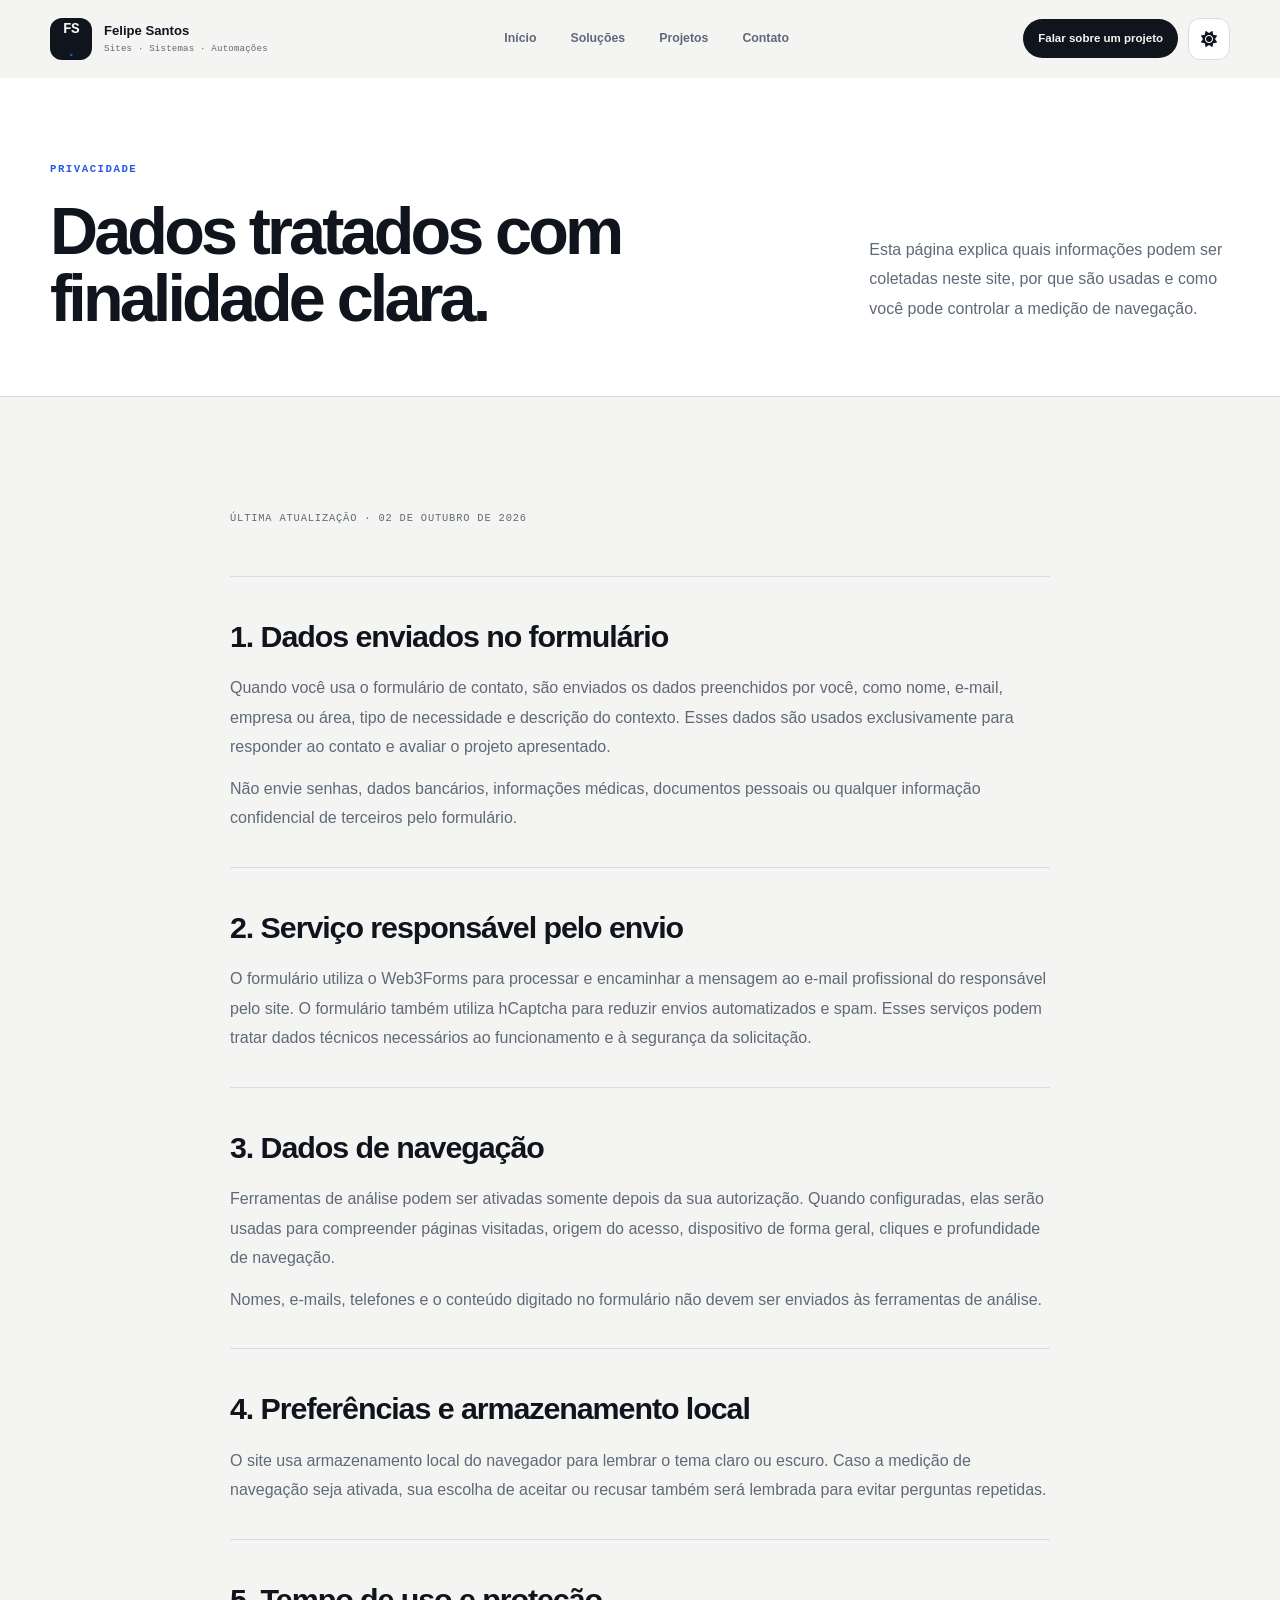
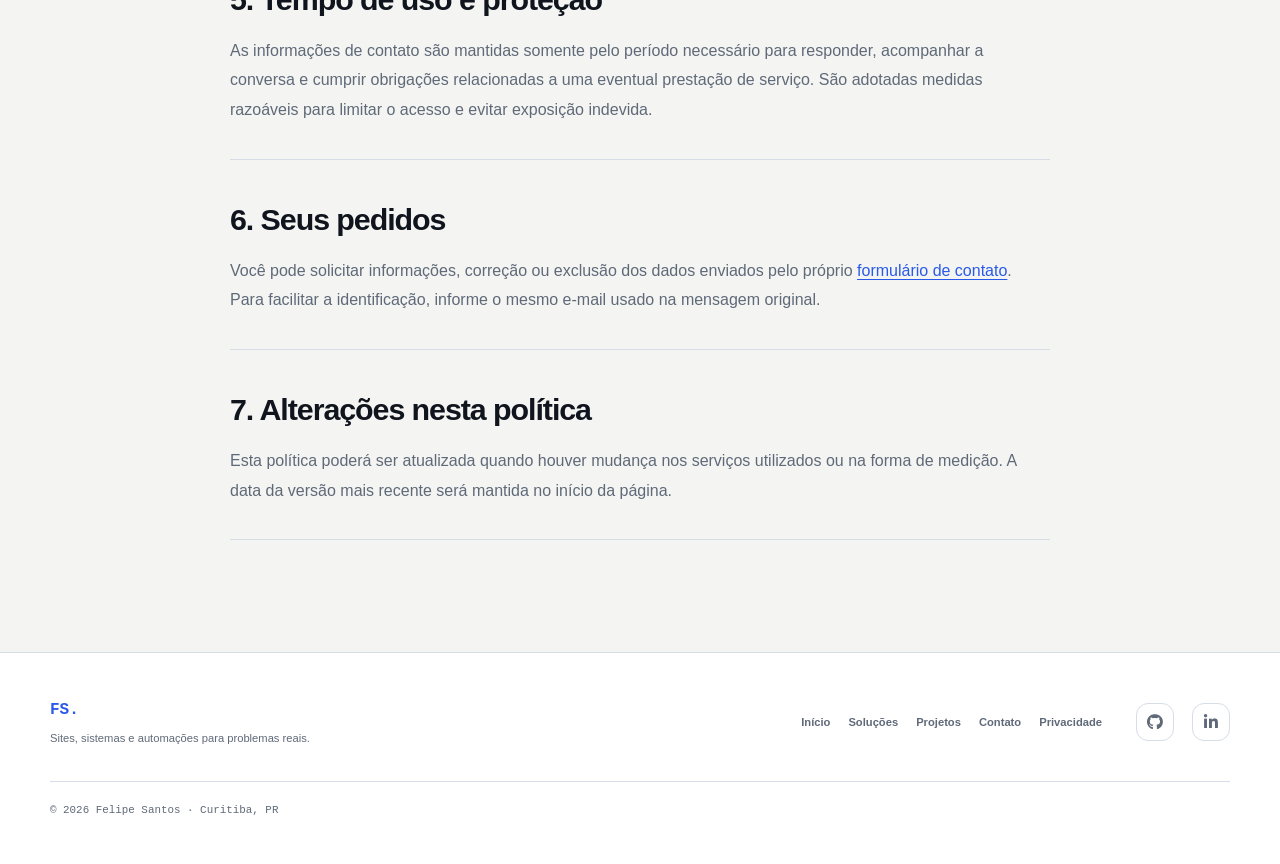
<file: privacidade.html>
<!DOCTYPE html>
<html lang="pt-BR" data-theme="light">
<head>
  <meta charset="UTF-8">
  <meta name="viewport" content="width=device-width, initial-scale=1.0">
  <meta name="description" content="Política de privacidade do site profissional de Felipe Santos.">
  <meta name="theme-color" content="#111a31">
  <meta name="robots" content="index,follow">
  <title>Privacidade · Felipe Santos</title>
  <link rel="canonical" href="https://ofelipesantos.com.br/privacidade.html">
  <meta property="og:title" content="Privacidade · Felipe Santos">
  <meta property="og:description" content="Como os dados de contato e navegação são tratados neste site.">
  <meta property="og:type" content="website">
  <meta property="og:url" content="https://ofelipesantos.com.br/privacidade.html">
  <link rel="icon" type="image/svg+xml" href="assets/icons/favicon.svg">
  <link rel="stylesheet" href="https://cdnjs.cloudflare.com/ajax/libs/font-awesome/6.5.0/css/all.min.css" media="print" onload="this.media='all'">
  <noscript><link rel="stylesheet" href="https://cdnjs.cloudflare.com/ajax/libs/font-awesome/6.5.0/css/all.min.css"></noscript>
  <link rel="stylesheet" href="css/styles.css?v=8">
</head>
<body data-page="privacy">
  <header class="topnav">
    <a href="index.html" class="nav-brand"><span class="brand-mark mono">FS<span>.</span></span><span class="brand-copy">Felipe Santos<small>Sites · Sistemas · Automações</small></span></a>
    <nav aria-label="Navegação principal"><ul class="nav-menu"><li><a href="index.html" class="nav-link" data-page="home">Início</a></li><li><a href="servicos.html" class="nav-link" data-page="servicos">Soluções</a></li><li><a href="projetos.html" class="nav-link" data-page="projetos">Projetos</a></li><li><a href="contato.html" class="nav-link" data-page="contato">Contato</a></li></ul></nav>
    <div class="nav-right"><a href="contato.html" class="nav-cta">Falar sobre um projeto</a><button type="button" class="theme-toggle" id="themeToggle" title="Alternar tema" aria-label="Alternar tema"><i class="fas fa-sun" id="icon-sun"></i><i class="fas fa-moon" id="icon-moon"></i></button><button type="button" class="hamburger" id="hamburger" aria-label="Abrir menu" aria-controls="mobileNav" aria-expanded="false"><span></span><span></span><span></span></button></div>
  </header>
  <div class="mobile-nav-overlay" id="mobileNavOverlay"></div>
  <nav class="mobile-nav" id="mobileNav" aria-label="Navegação móvel"><div class="mobile-nav-header"><span class="brand-mark mono">FS<span>.</span></span><button type="button" class="close-mobile-nav" id="closeMobileNav" aria-label="Fechar menu">&times;</button></div><ul class="mobile-nav-menu"><li><a href="index.html" class="mobile-nav-link" data-page="home">Início</a></li><li><a href="servicos.html" class="mobile-nav-link" data-page="servicos">Soluções</a></li><li><a href="projetos.html" class="mobile-nav-link" data-page="projetos">Projetos</a></li><li><a href="contato.html" class="mobile-nav-link" data-page="contato">Contato</a></li></ul><div class="mobile-nav-footer">Soluções digitais feitas sob medida</div></nav>

  <main class="main">
    <section class="page-hero"><div class="container page-hero-grid"><div><span class="section-index mono">PRIVACIDADE</span><h1>Dados tratados com finalidade clara.</h1></div><p>Esta página explica quais informações podem ser coletadas neste site, por que são usadas e como você pode controlar a medição de navegação.</p></div></section>

    <section class="section">
      <div class="container privacy-content">
        <p class="privacy-updated mono">ÚLTIMA ATUALIZAÇÃO · 02 DE OUTUBRO DE 2026</p>

        <article><h2>1. Dados enviados no formulário</h2><p>Quando você usa o formulário de contato, são enviados os dados preenchidos por você, como nome, e-mail, empresa ou área, tipo de necessidade e descrição do contexto. Esses dados são usados exclusivamente para responder ao contato e avaliar o projeto apresentado.</p><p>Não envie senhas, dados bancários, informações médicas, documentos pessoais ou qualquer informação confidencial de terceiros pelo formulário.</p></article>

        <article><h2>2. Serviço responsável pelo envio</h2><p>O formulário utiliza o Web3Forms para processar e encaminhar a mensagem ao e-mail profissional do responsável pelo site. O formulário também utiliza hCaptcha para reduzir envios automatizados e spam. Esses serviços podem tratar dados técnicos necessários ao funcionamento e à segurança da solicitação.</p></article>

        <article><h2>3. Dados de navegação</h2><p>Ferramentas de análise podem ser ativadas somente depois da sua autorização. Quando configuradas, elas serão usadas para compreender páginas visitadas, origem do acesso, dispositivo de forma geral, cliques e profundidade de navegação.</p><p>Nomes, e-mails, telefones e o conteúdo digitado no formulário não devem ser enviados às ferramentas de análise.</p></article>

        <article><h2>4. Preferências e armazenamento local</h2><p>O site usa armazenamento local do navegador para lembrar o tema claro ou escuro. Caso a medição de navegação seja ativada, sua escolha de aceitar ou recusar também será lembrada para evitar perguntas repetidas.</p><button type="button" class="btn-ghost privacy-inline-button" data-privacy-settings>Revisar preferências de análise</button></article>

        <article><h2>5. Tempo de uso e proteção</h2><p>As informações de contato são mantidas somente pelo período necessário para responder, acompanhar a conversa e cumprir obrigações relacionadas a uma eventual prestação de serviço. São adotadas medidas razoáveis para limitar o acesso e evitar exposição indevida.</p></article>

        <article><h2>6. Seus pedidos</h2><p>Você pode solicitar informações, correção ou exclusão dos dados enviados pelo próprio <a href="contato.html">formulário de contato</a>. Para facilitar a identificação, informe o mesmo e-mail usado na mensagem original.</p></article>

        <article><h2>7. Alterações nesta política</h2><p>Esta política poderá ser atualizada quando houver mudança nos serviços utilizados ou na forma de medição. A data da versão mais recente será mantida no início da página.</p></article>
      </div>
    </section>

    <footer><div class="footer-inner"><div><div class="footer-brand mono">FS.</div><p>Sites, sistemas e automações para problemas reais.</p></div><div class="footer-links"><a href="index.html">Início</a><a href="servicos.html">Soluções</a><a href="projetos.html">Projetos</a><a href="contato.html">Contato</a><a href="privacidade.html">Privacidade</a><button type="button" class="footer-privacy-button" data-privacy-settings>Preferências</button></div><div class="footer-socials"><a href="https://github.com/oofelipesantos" target="_blank" rel="noopener" aria-label="GitHub"><i class="fab fa-github"></i></a><a href="https://www.linkedin.com/in/oofelipesantos/" target="_blank" rel="noopener" aria-label="LinkedIn"><i class="fab fa-linkedin-in"></i></a></div><p class="footer-copy mono">© 2026 Felipe Santos · Curitiba, PR</p></div></footer>
  </main>
  <div class="privacy-banner" id="privacyBanner" role="dialog" aria-labelledby="privacyTitle" aria-modal="false" hidden><div><strong id="privacyTitle">Medição com respeito à sua privacidade</strong><p>Com sua autorização, uso dados de navegação para entender quais conteúdos ajudam mais. Nenhum dado digitado no formulário é enviado às ferramentas de análise.</p><a href="privacidade.html">Ver política de privacidade</a></div><div class="privacy-actions"><button type="button" class="btn-ghost" data-consent="denied">Recusar</button><button type="button" class="btn-primary" data-consent="granted">Aceitar análise</button></div></div>
  <button type="button" id="topBtn" class="top-btn" title="Voltar ao topo" aria-label="Voltar ao topo"><i class="fas fa-arrow-up"></i></button>
  <script src="js/analytics-config.js?v=1"></script>
  <script src="js/analytics.js?v=1" defer></script>
  <script src="js/script.js?v=6" defer></script>
</body>
</html>
</file>
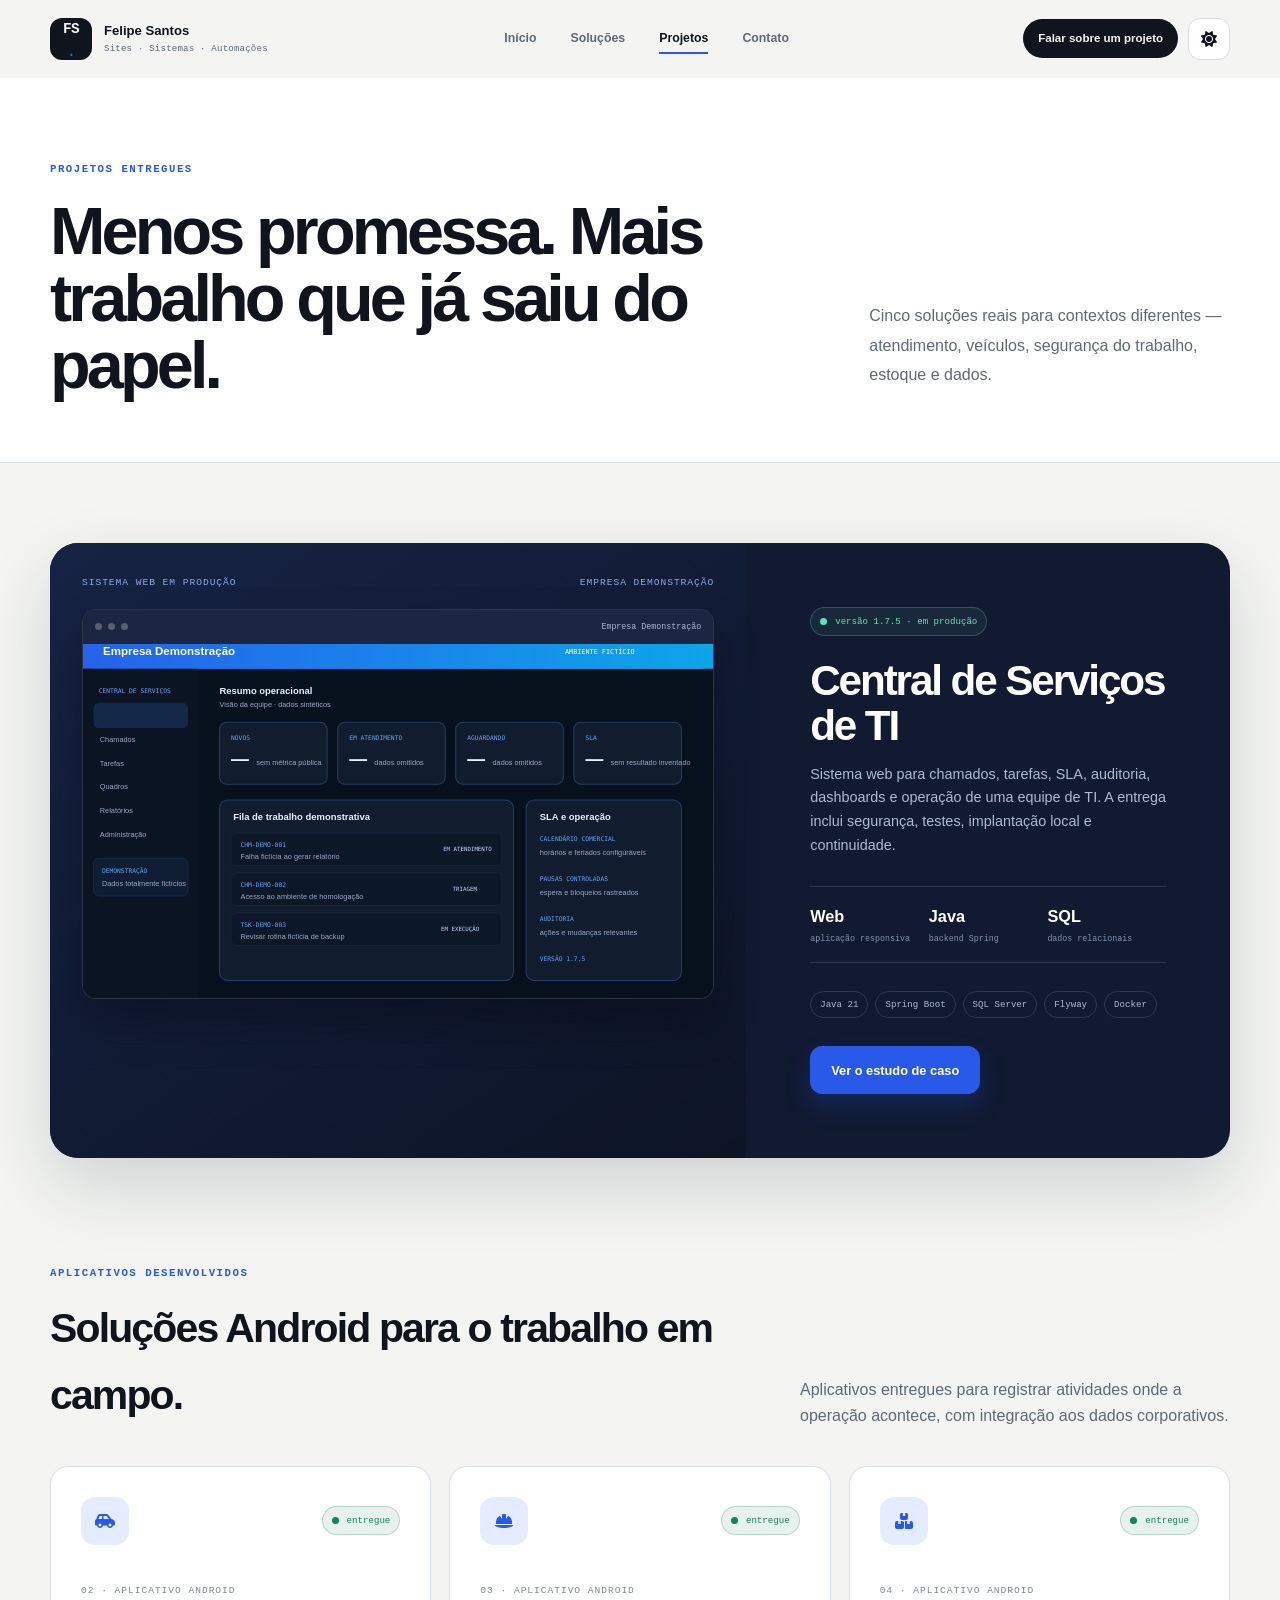
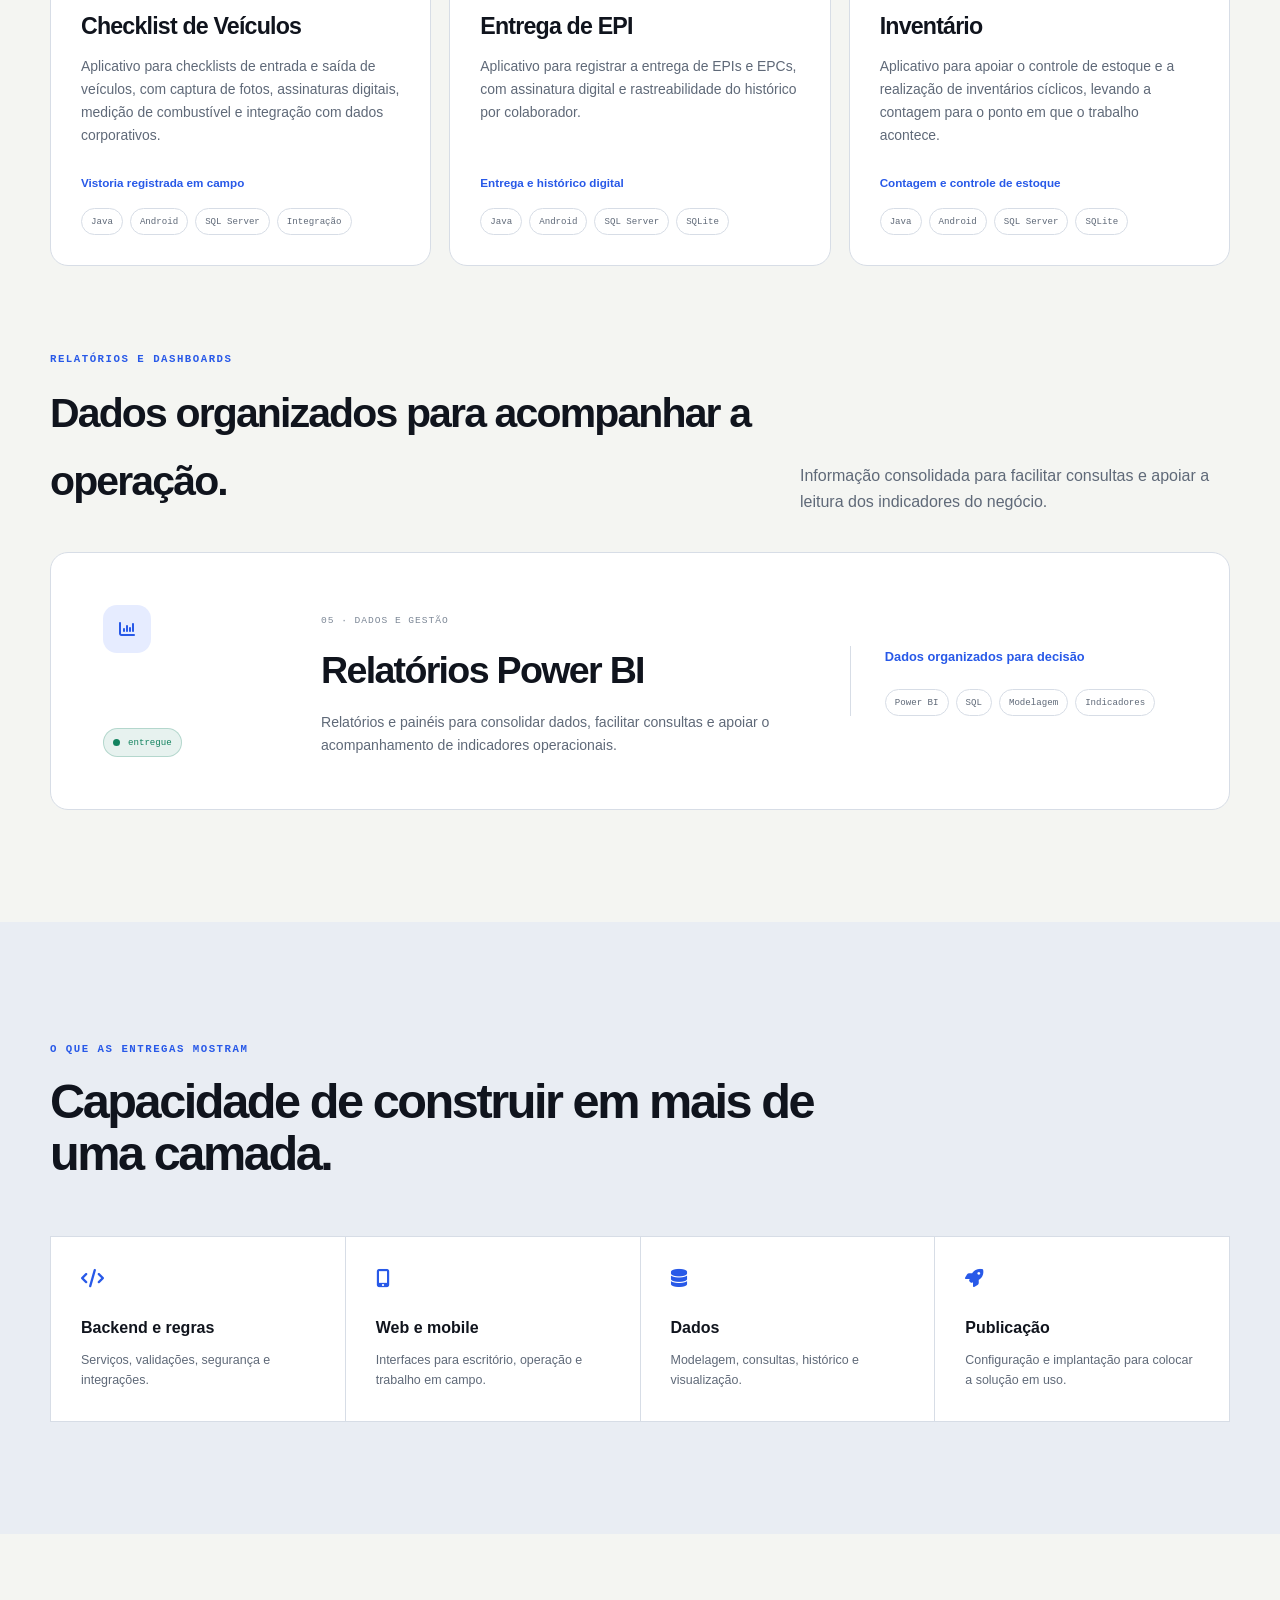
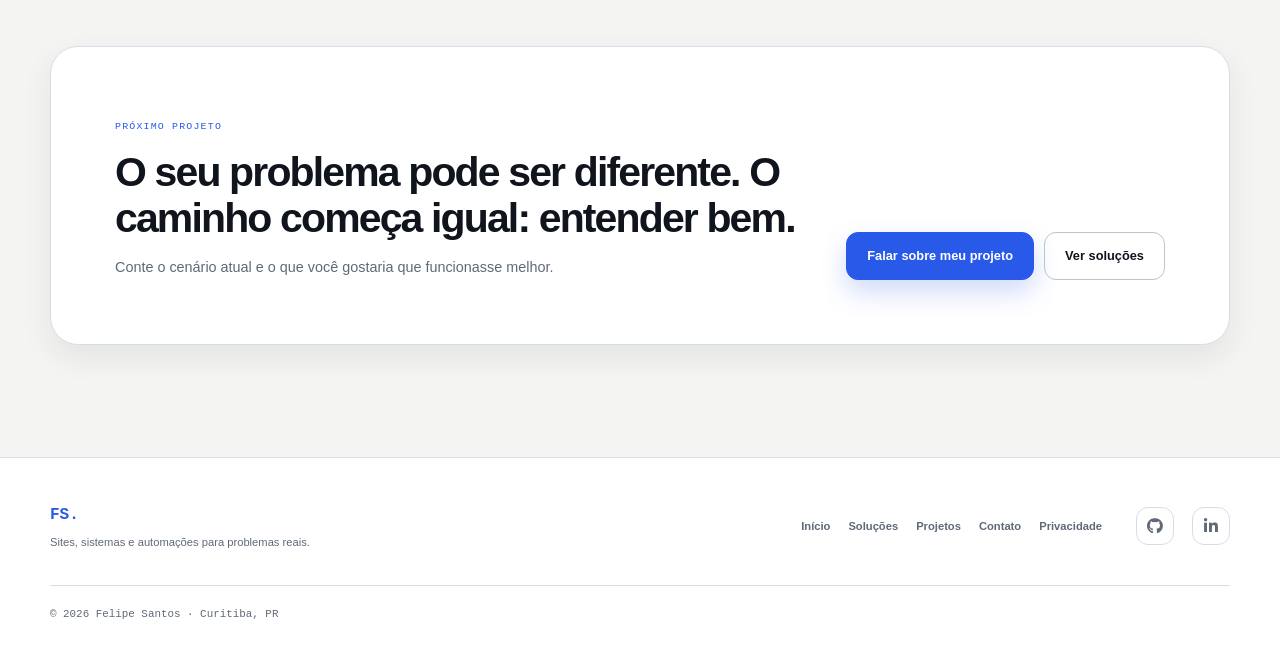
<file: projetos.html>
<!DOCTYPE html>
<html lang="pt-BR" data-theme="light">
<head>
  <meta charset="UTF-8"><meta name="viewport" content="width=device-width, initial-scale=1.0">
  <meta name="description" content="Projetos entregues por Felipe Santos: sistema de chamados, aplicativos de checklist de veículos, entrega de EPI, inventário e relatórios Power BI.">
  <meta name="theme-color" content="#111a31"><title>Projetos entregues · Felipe Santos</title>
  <link rel="canonical" href="https://ofelipesantos.com.br/projetos.html">
  <meta property="og:title" content="Projetos entregues · Felipe Santos"><meta property="og:description" content="Soluções web, mobile e de dados construídas para processos reais."><meta property="og:type" content="website"><meta property="og:url" content="https://ofelipesantos.com.br/projetos.html"><meta property="og:locale" content="pt_BR"><meta property="og:image" content="https://ofelipesantos.com.br/assets/social/felipe-santos-sistemas-sob-medida.png"><meta name="twitter:card" content="summary_large_image">
  <link rel="icon" type="image/svg+xml" href="assets/icons/favicon.svg"><link rel="stylesheet" href="https://cdnjs.cloudflare.com/ajax/libs/font-awesome/6.5.0/css/all.min.css" media="print" onload="this.media='all'"><noscript><link rel="stylesheet" href="https://cdnjs.cloudflare.com/ajax/libs/font-awesome/6.5.0/css/all.min.css"></noscript><link rel="stylesheet" href="css/styles.css?v=9">
</head>
<body data-page="projetos">
  <header class="topnav"><a href="index.html" class="nav-brand"><span class="brand-mark mono">FS<span>.</span></span><span class="brand-copy">Felipe Santos<small>Sites · Sistemas · Automações</small></span></a><nav aria-label="Navegação principal"><ul class="nav-menu"><li><a href="index.html" class="nav-link" data-page="home">Início</a></li><li><a href="servicos.html" class="nav-link" data-page="servicos">Soluções</a></li><li><a href="projetos.html" class="nav-link" data-page="projetos">Projetos</a></li><li><a href="contato.html" class="nav-link" data-page="contato">Contato</a></li></ul></nav><div class="nav-right"><a href="contato.html" class="nav-cta" data-track="contact_header">Falar sobre um projeto</a><button type="button" class="theme-toggle" id="themeToggle" title="Alternar tema" aria-label="Alternar tema"><i class="fas fa-sun" id="icon-sun"></i><i class="fas fa-moon" id="icon-moon"></i></button><button type="button" class="hamburger" id="hamburger" aria-label="Abrir menu" aria-controls="mobileNav" aria-expanded="false"><span></span><span></span><span></span></button></div></header>
  <div class="mobile-nav-overlay" id="mobileNavOverlay"></div><nav class="mobile-nav" id="mobileNav" aria-label="Navegação móvel"><div class="mobile-nav-header"><span class="brand-mark mono">FS<span>.</span></span><button type="button" class="close-mobile-nav" id="closeMobileNav" aria-label="Fechar menu">&times;</button></div><ul class="mobile-nav-menu"><li><a href="index.html" class="mobile-nav-link" data-page="home">Início</a></li><li><a href="servicos.html" class="mobile-nav-link" data-page="servicos">Soluções</a></li><li><a href="projetos.html" class="mobile-nav-link" data-page="projetos">Projetos</a></li><li><a href="contato.html" class="mobile-nav-link" data-page="contato">Contato</a></li></ul><div class="mobile-nav-footer">Soluções digitais feitas sob medida</div></nav>

  <main class="main">
    <section class="page-hero"><div class="container page-hero-grid"><div><span class="section-index mono">PROJETOS ENTREGUES</span><h1>Menos promessa. Mais trabalho que já saiu do papel.</h1></div><p>Cinco soluções reais para contextos diferentes — atendimento, veículos, segurança do trabalho, estoque e dados.</p></div></section>

    <section class="section projects-section"><div class="container">
      <article class="featured-project fade-up"><div class="featured-project-visual"><div class="project-visual-label mono"><span>SISTEMA WEB EM PRODUÇÃO</span><span>EMPRESA DEMONSTRAÇÃO</span></div><div class="product-frame large"><div class="product-frame-bar"><span></span><span></span><span></span><strong>Empresa Demonstração</strong></div><img src="assets/central-servicos/demo-dashboard.svg" alt="Dashboard fictício da Central de Serviços de TI" width="1280" height="720"></div></div><div class="featured-project-copy"><div class="project-status delivered"><span></span> versão 1.7.5 · em produção</div><h2>Central de Serviços de TI</h2><p>Sistema web para chamados, tarefas, SLA, auditoria, dashboards e operação de uma equipe de TI. A entrega inclui segurança, testes, implantação local e continuidade.</p><div class="project-proof"><div><strong>Web</strong><span>aplicação responsiva</span></div><div><strong>Java</strong><span>backend Spring</span></div><div><strong>SQL</strong><span>dados relacionais</span></div></div><div class="project-tags"><span>Java 21</span><span>Spring Boot</span><span>SQL Server</span><span>Flyway</span><span>Docker</span></div><a href="central-servicos-ti.html" class="btn-primary" data-track="case_study_projects">Ver o estudo de caso</a></div></article>

      <div class="projects-heading fade-up" id="aplicativos"><div><span class="section-index mono">APLICATIVOS DESENVOLVIDOS</span><h2>Soluções Android para o trabalho em campo.</h2></div><p>Aplicativos entregues para registrar atividades onde a operação acontece, com integração aos dados corporativos.</p></div>
      <div class="projects-grid projects-grid-apps">
        <article class="project-card fade-up"><div class="project-card-top"><div class="project-icon"><i class="fas fa-car-side" aria-hidden="true"></i></div><span class="project-status completed"><span></span> entregue</span></div><span class="project-number mono">02 · APLICATIVO ANDROID</span><h3>Checklist de Veículos</h3><p>Aplicativo para checklists de entrada e saída de veículos, com captura de fotos, assinaturas digitais, medição de combustível e integração com dados corporativos.</p><div class="project-highlight">Vistoria registrada em campo</div><div class="project-tags"><span>Java</span><span>Android</span><span>SQL Server</span><span>Integração</span></div></article>
        <article class="project-card fade-up delay-1"><div class="project-card-top"><div class="project-icon"><i class="fas fa-helmet-safety" aria-hidden="true"></i></div><span class="project-status completed"><span></span> entregue</span></div><span class="project-number mono">03 · APLICATIVO ANDROID</span><h3>Entrega de EPI</h3><p>Aplicativo para registrar a entrega de EPIs e EPCs, com assinatura digital e rastreabilidade do histórico por colaborador.</p><div class="project-highlight">Entrega e histórico digital</div><div class="project-tags"><span>Java</span><span>Android</span><span>SQL Server</span><span>SQLite</span></div></article>
        <article class="project-card fade-up delay-2"><div class="project-card-top"><div class="project-icon"><i class="fas fa-boxes-stacked" aria-hidden="true"></i></div><span class="project-status completed"><span></span> entregue</span></div><span class="project-number mono">04 · APLICATIVO ANDROID</span><h3>Inventário</h3><p>Aplicativo para apoiar o controle de estoque e a realização de inventários cíclicos, levando a contagem para o ponto em que o trabalho acontece.</p><div class="project-highlight">Contagem e controle de estoque</div><div class="project-tags"><span>Java</span><span>Android</span><span>SQL Server</span><span>SQLite</span></div></article>
      </div>

      <div class="projects-heading projects-heading-subgroup fade-up" id="dados"><div><span class="section-index mono">RELATÓRIOS E DASHBOARDS</span><h2>Dados organizados para acompanhar a operação.</h2></div><p>Informação consolidada para facilitar consultas e apoiar a leitura dos indicadores do negócio.</p></div>
      <article class="data-delivery fade-up">
        <div class="data-delivery-lead"><div class="project-icon"><i class="fas fa-chart-column" aria-hidden="true"></i></div><span class="project-status completed"><span></span> entregue</span></div>
        <div class="data-delivery-copy"><span class="project-number mono">05 · DADOS E GESTÃO</span><h3>Relatórios Power BI</h3><p>Relatórios e painéis para consolidar dados, facilitar consultas e apoiar o acompanhamento de indicadores operacionais.</p></div>
        <div class="data-delivery-meta"><strong>Dados organizados para decisão</strong><div class="project-tags"><span>Power BI</span><span>SQL</span><span>Modelagem</span><span>Indicadores</span></div></div>
      </article>
    </div></section>

    <section class="section section-soft"><div class="container"><div class="editorial-heading fade-up"><span class="section-index mono">O QUE AS ENTREGAS MOSTRAM</span><h2>Capacidade de construir em mais de uma camada.</h2></div><div class="proof-grid"><div class="proof-item"><i class="fas fa-code" aria-hidden="true"></i><h3>Backend e regras</h3><p>Serviços, validações, segurança e integrações.</p></div><div class="proof-item"><i class="fas fa-mobile-screen-button" aria-hidden="true"></i><h3>Web e mobile</h3><p>Interfaces para escritório, operação e trabalho em campo.</p></div><div class="proof-item"><i class="fas fa-database" aria-hidden="true"></i><h3>Dados</h3><p>Modelagem, consultas, histórico e visualização.</p></div><div class="proof-item"><i class="fas fa-rocket" aria-hidden="true"></i><h3>Publicação</h3><p>Configuração e implantação para colocar a solução em uso.</p></div></div></div></section>

    <section class="section"><div class="container"><div class="closing-cta fade-up"><div><span class="mono">PRÓXIMO PROJETO</span><h2>O seu problema pode ser diferente. O caminho começa igual: entender bem.</h2><p class="closing-copy">Conte o cenário atual e o que você gostaria que funcionasse melhor.</p></div><div class="closing-actions"><a href="contato.html" class="btn-primary" data-track="contact_projects">Falar sobre meu projeto</a><a href="servicos.html" class="btn-ghost">Ver soluções</a></div></div></div></section>

    <footer><div class="footer-inner"><div><div class="footer-brand mono">FS.</div><p>Sites, sistemas e automações para problemas reais.</p></div><div class="footer-links"><a href="index.html">Início</a><a href="servicos.html">Soluções</a><a href="projetos.html">Projetos</a><a href="contato.html">Contato</a><a href="privacidade.html">Privacidade</a><button type="button" class="footer-privacy-button" data-privacy-settings>Preferências</button></div><div class="footer-socials"><a href="https://github.com/oofelipesantos" target="_blank" rel="noopener" aria-label="GitHub"><i class="fab fa-github"></i></a><a href="https://www.linkedin.com/in/oofelipesantos/" target="_blank" rel="noopener" aria-label="LinkedIn"><i class="fab fa-linkedin-in"></i></a></div><p class="footer-copy mono">© 2026 Felipe Santos · Curitiba, PR</p></div></footer>
  </main>
  <div class="privacy-banner" id="privacyBanner" role="dialog" aria-labelledby="privacyTitle" aria-modal="false" hidden><div><strong id="privacyTitle">Medição com respeito à sua privacidade</strong><p>Com sua autorização, uso dados de navegação para entender quais conteúdos ajudam mais. Nenhum dado digitado no formulário é enviado às ferramentas de análise.</p><a href="privacidade.html">Ver política de privacidade</a></div><div class="privacy-actions"><button type="button" class="btn-ghost" data-consent="denied">Recusar</button><button type="button" class="btn-primary" data-consent="granted">Aceitar análise</button></div></div><button type="button" id="topBtn" class="top-btn" title="Voltar ao topo" aria-label="Voltar ao topo"><i class="fas fa-arrow-up"></i></button><script src="js/analytics-config.js?v=1"></script><script src="js/analytics.js?v=1" defer></script><script src="js/script.js?v=6" defer></script>
</body>
</html>
</file>
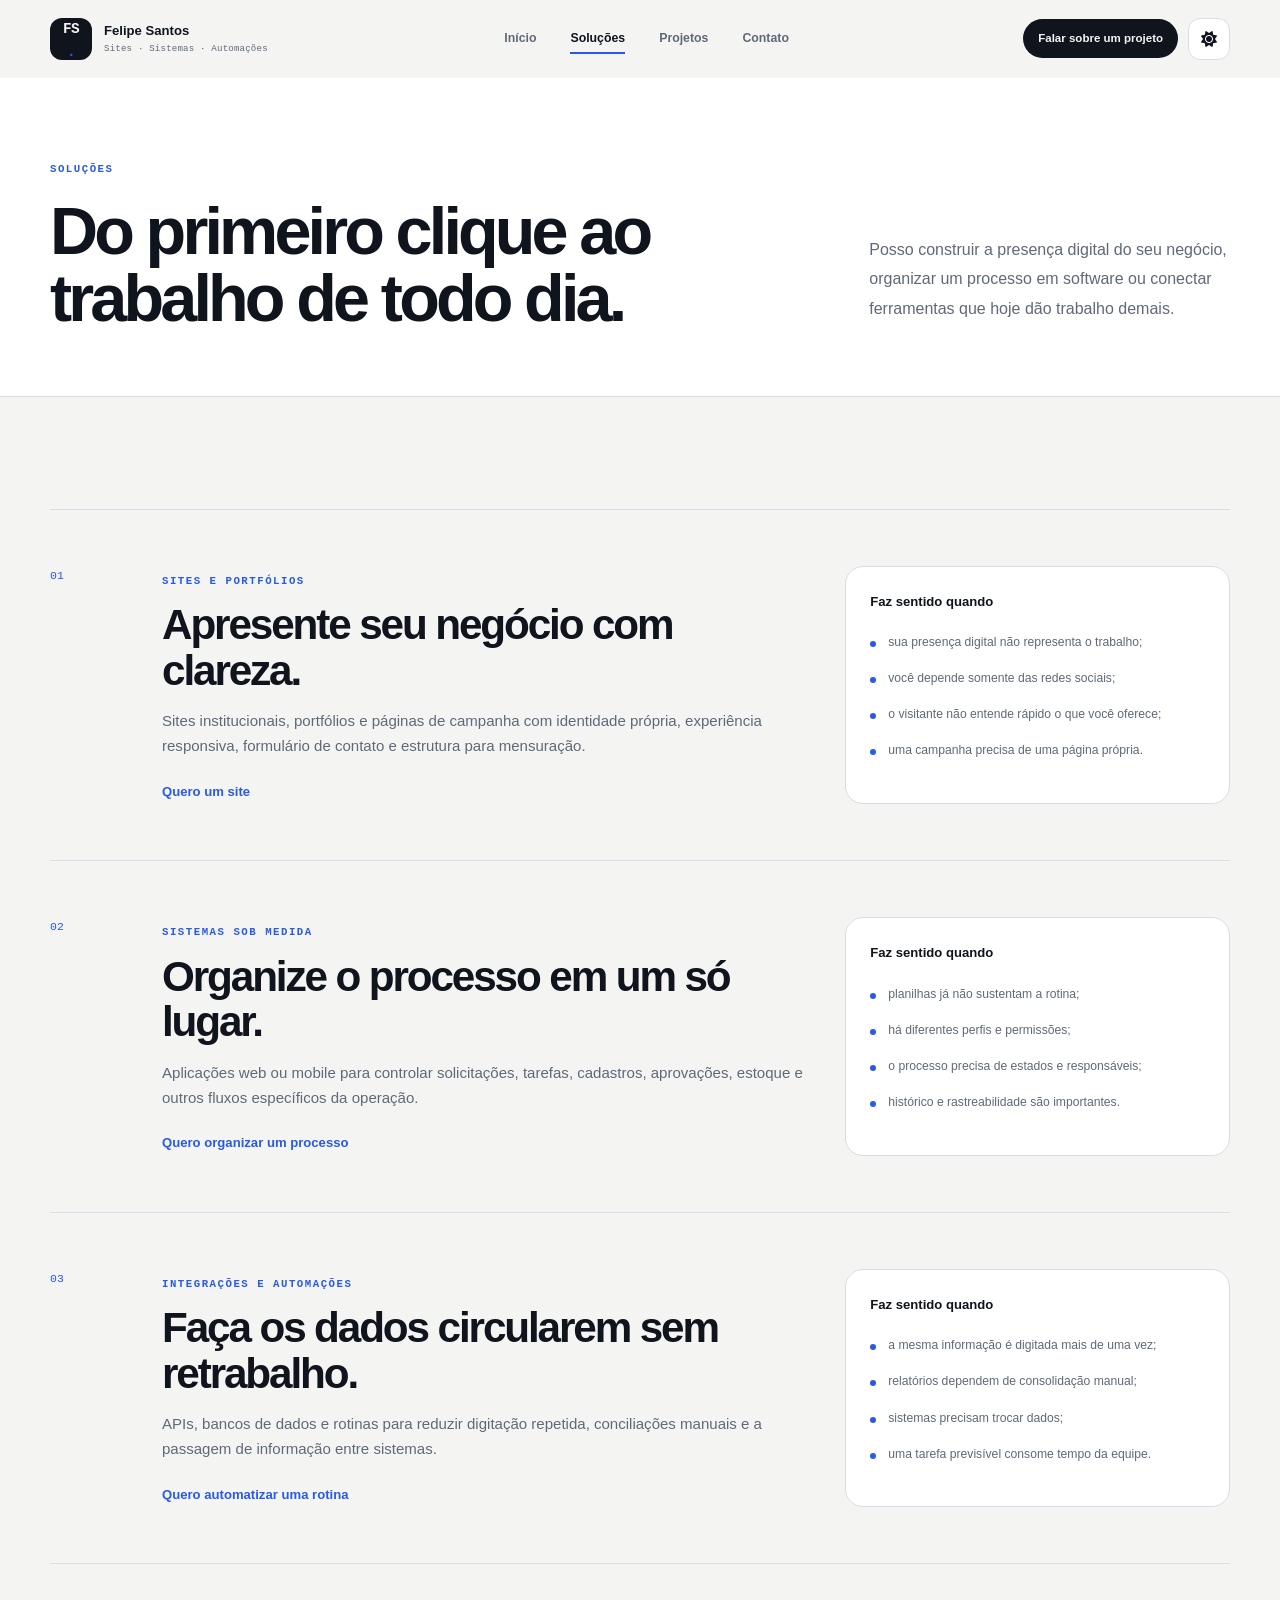
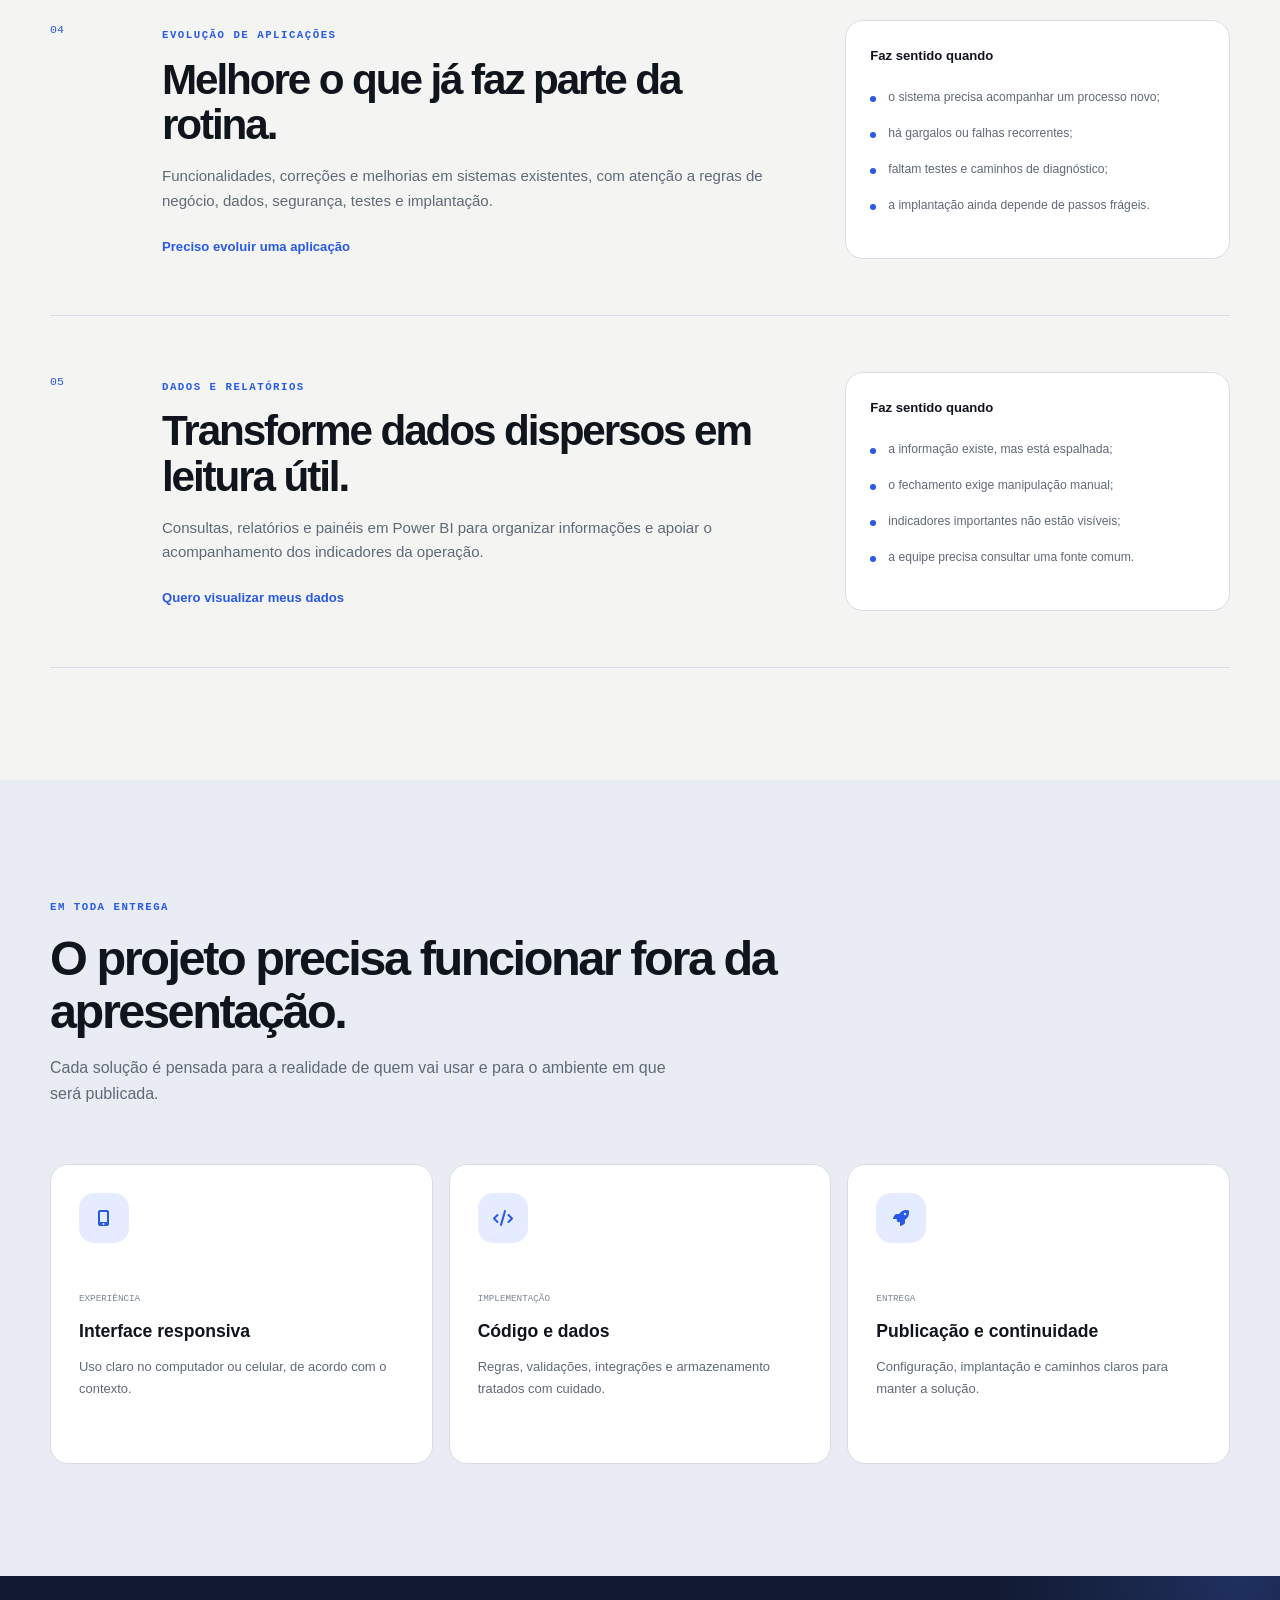
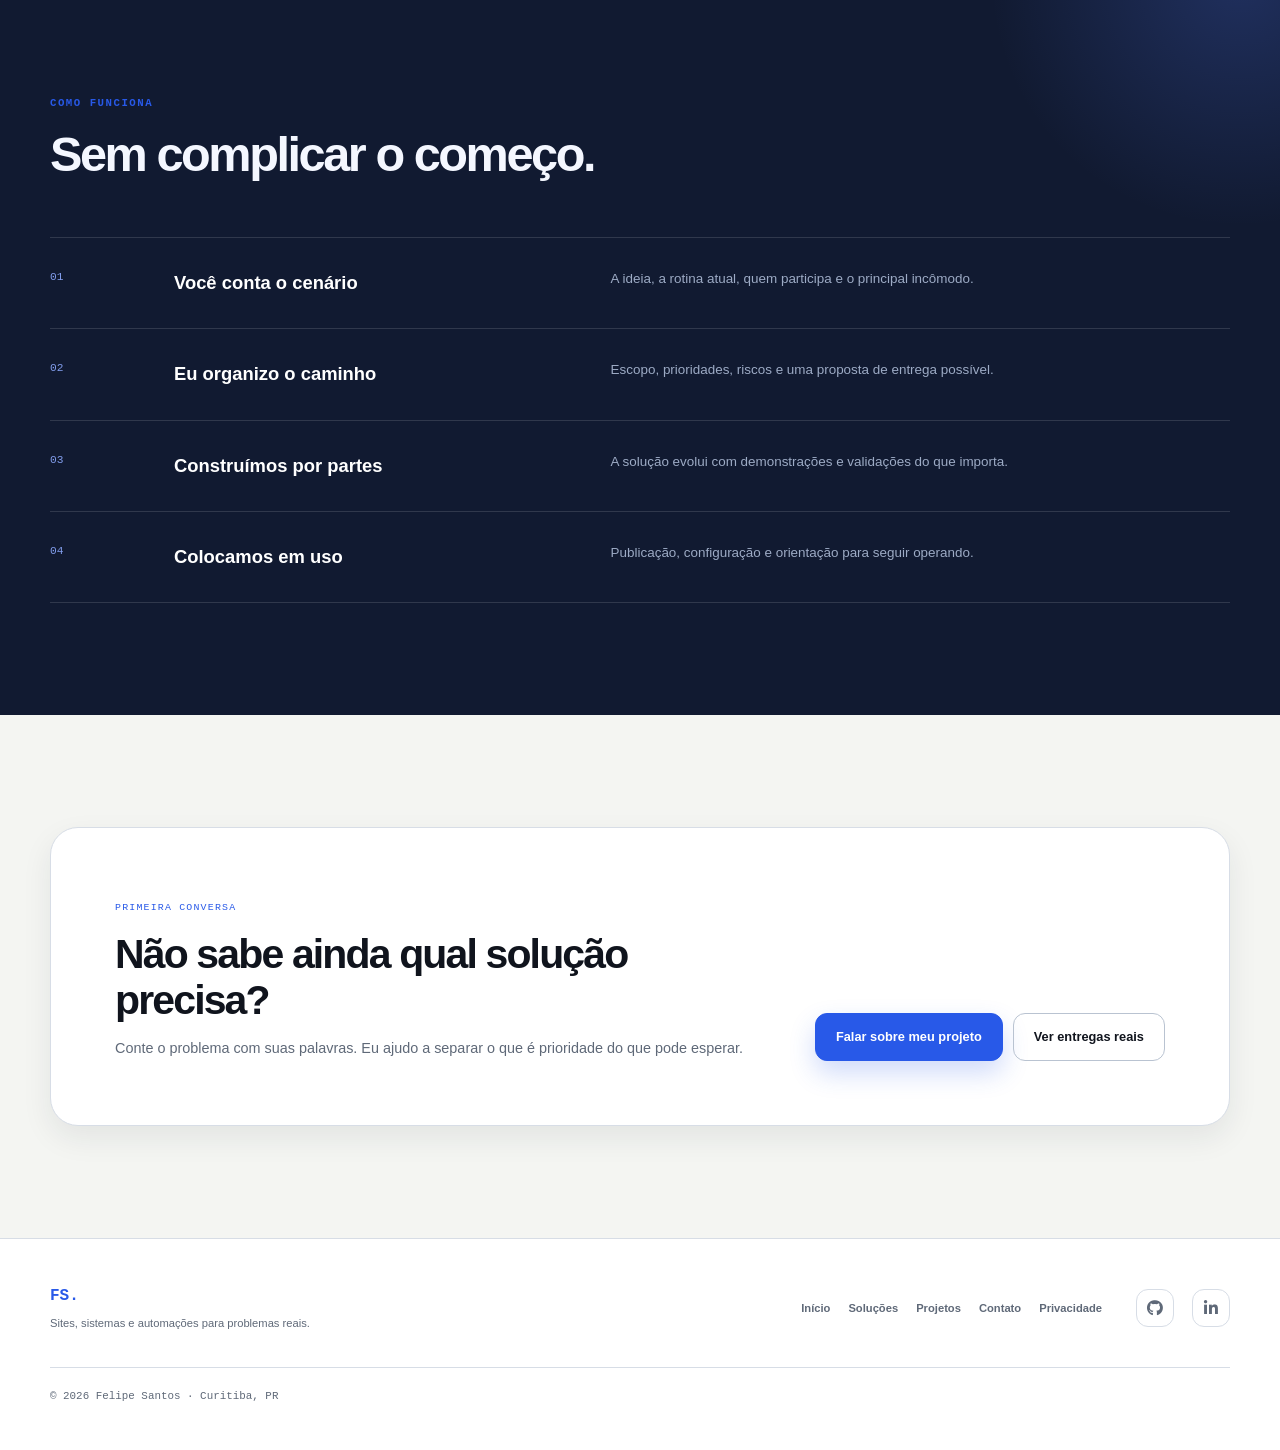
<file: servicos.html>
<!DOCTYPE html>
<html lang="pt-BR" data-theme="light">
<head>
  <meta charset="UTF-8"><meta name="viewport" content="width=device-width, initial-scale=1.0">
  <meta name="description" content="Criação de sites e portfólios, sistemas sob medida, integrações, automações e evolução de aplicações com atendimento direto de Felipe Santos.">
  <meta name="theme-color" content="#111a31"><title>Soluções digitais · Felipe Santos</title>
  <link rel="canonical" href="https://ofelipesantos.com.br/servicos.html">
  <meta property="og:title" content="Soluções digitais · Felipe Santos"><meta property="og:description" content="Sites, sistemas e automações construídos a partir da necessidade de cada projeto."><meta property="og:type" content="website"><meta property="og:url" content="https://ofelipesantos.com.br/servicos.html"><meta property="og:locale" content="pt_BR"><meta property="og:image" content="https://ofelipesantos.com.br/assets/social/felipe-santos-sistemas-sob-medida.png"><meta name="twitter:card" content="summary_large_image">
  <link rel="icon" type="image/svg+xml" href="assets/icons/favicon.svg"><link rel="stylesheet" href="https://cdnjs.cloudflare.com/ajax/libs/font-awesome/6.5.0/css/all.min.css" media="print" onload="this.media='all'"><noscript><link rel="stylesheet" href="https://cdnjs.cloudflare.com/ajax/libs/font-awesome/6.5.0/css/all.min.css"></noscript><link rel="stylesheet" href="css/styles.css?v=8">
</head>
<body data-page="servicos">
  <header class="topnav"><a href="index.html" class="nav-brand"><span class="brand-mark mono">FS<span>.</span></span><span class="brand-copy">Felipe Santos<small>Sites · Sistemas · Automações</small></span></a><nav aria-label="Navegação principal"><ul class="nav-menu"><li><a href="index.html" class="nav-link" data-page="home">Início</a></li><li><a href="servicos.html" class="nav-link" data-page="servicos">Soluções</a></li><li><a href="projetos.html" class="nav-link" data-page="projetos">Projetos</a></li><li><a href="contato.html" class="nav-link" data-page="contato">Contato</a></li></ul></nav><div class="nav-right"><a href="contato.html" class="nav-cta" data-track="contact_header">Falar sobre um projeto</a><button type="button" class="theme-toggle" id="themeToggle" title="Alternar tema" aria-label="Alternar tema"><i class="fas fa-sun" id="icon-sun"></i><i class="fas fa-moon" id="icon-moon"></i></button><button type="button" class="hamburger" id="hamburger" aria-label="Abrir menu" aria-controls="mobileNav" aria-expanded="false"><span></span><span></span><span></span></button></div></header>
  <div class="mobile-nav-overlay" id="mobileNavOverlay"></div><nav class="mobile-nav" id="mobileNav" aria-label="Navegação móvel"><div class="mobile-nav-header"><span class="brand-mark mono">FS<span>.</span></span><button type="button" class="close-mobile-nav" id="closeMobileNav" aria-label="Fechar menu">&times;</button></div><ul class="mobile-nav-menu"><li><a href="index.html" class="mobile-nav-link" data-page="home">Início</a></li><li><a href="servicos.html" class="mobile-nav-link" data-page="servicos">Soluções</a></li><li><a href="projetos.html" class="mobile-nav-link" data-page="projetos">Projetos</a></li><li><a href="contato.html" class="mobile-nav-link" data-page="contato">Contato</a></li></ul><div class="mobile-nav-footer">Soluções digitais feitas sob medida</div></nav>

  <main class="main">
    <section class="page-hero"><div class="container page-hero-grid"><div><span class="section-index mono">SOLUÇÕES</span><h1>Do primeiro clique ao trabalho de todo dia.</h1></div><p>Posso construir a presença digital do seu negócio, organizar um processo em software ou conectar ferramentas que hoje dão trabalho demais.</p></div></section>

    <section class="section"><div class="container"><div class="solution-list">
      <article class="solution-row fade-up" id="sites"><div class="solution-number mono">01</div><div class="solution-main"><span class="section-index mono">SITES E PORTFÓLIOS</span><h2>Apresente seu negócio com clareza.</h2><p>Sites institucionais, portfólios e páginas de campanha com identidade própria, experiência responsiva, formulário de contato e estrutura para mensuração.</p><a href="contato.html?servico=site" class="text-link">Quero um site</a></div><div class="solution-fit"><strong>Faz sentido quando</strong><ul><li>sua presença digital não representa o trabalho;</li><li>você depende somente das redes sociais;</li><li>o visitante não entende rápido o que você oferece;</li><li>uma campanha precisa de uma página própria.</li></ul></div></article>
      <article class="solution-row fade-up" id="sistemas"><div class="solution-number mono">02</div><div class="solution-main"><span class="section-index mono">SISTEMAS SOB MEDIDA</span><h2>Organize o processo em um só lugar.</h2><p>Aplicações web ou mobile para controlar solicitações, tarefas, cadastros, aprovações, estoque e outros fluxos específicos da operação.</p><a href="contato.html?servico=sistema" class="text-link">Quero organizar um processo</a></div><div class="solution-fit"><strong>Faz sentido quando</strong><ul><li>planilhas já não sustentam a rotina;</li><li>há diferentes perfis e permissões;</li><li>o processo precisa de estados e responsáveis;</li><li>histórico e rastreabilidade são importantes.</li></ul></div></article>
      <article class="solution-row fade-up" id="integracoes"><div class="solution-number mono">03</div><div class="solution-main"><span class="section-index mono">INTEGRAÇÕES E AUTOMAÇÕES</span><h2>Faça os dados circularem sem retrabalho.</h2><p>APIs, bancos de dados e rotinas para reduzir digitação repetida, conciliações manuais e a passagem de informação entre sistemas.</p><a href="contato.html?servico=automacao" class="text-link">Quero automatizar uma rotina</a></div><div class="solution-fit"><strong>Faz sentido quando</strong><ul><li>a mesma informação é digitada mais de uma vez;</li><li>relatórios dependem de consolidação manual;</li><li>sistemas precisam trocar dados;</li><li>uma tarefa previsível consome tempo da equipe.</li></ul></div></article>
      <article class="solution-row fade-up" id="evolucao"><div class="solution-number mono">04</div><div class="solution-main"><span class="section-index mono">EVOLUÇÃO DE APLICAÇÕES</span><h2>Melhore o que já faz parte da rotina.</h2><p>Funcionalidades, correções e melhorias em sistemas existentes, com atenção a regras de negócio, dados, segurança, testes e implantação.</p><a href="contato.html?servico=evolucao" class="text-link">Preciso evoluir uma aplicação</a></div><div class="solution-fit"><strong>Faz sentido quando</strong><ul><li>o sistema precisa acompanhar um processo novo;</li><li>há gargalos ou falhas recorrentes;</li><li>faltam testes e caminhos de diagnóstico;</li><li>a implantação ainda depende de passos frágeis.</li></ul></div></article>
      <article class="solution-row fade-up" id="dados"><div class="solution-number mono">05</div><div class="solution-main"><span class="section-index mono">DADOS E RELATÓRIOS</span><h2>Transforme dados dispersos em leitura útil.</h2><p>Consultas, relatórios e painéis em Power BI para organizar informações e apoiar o acompanhamento dos indicadores da operação.</p><a href="contato.html?servico=dados" class="text-link">Quero visualizar meus dados</a></div><div class="solution-fit"><strong>Faz sentido quando</strong><ul><li>a informação existe, mas está espalhada;</li><li>o fechamento exige manipulação manual;</li><li>indicadores importantes não estão visíveis;</li><li>a equipe precisa consultar uma fonte comum.</li></ul></div></article>
    </div></div></section>

    <section class="section section-soft"><div class="container"><div class="editorial-heading fade-up"><span class="section-index mono">EM TODA ENTREGA</span><h2>O projeto precisa funcionar fora da apresentação.</h2><p>Cada solução é pensada para a realidade de quem vai usar e para o ambiente em que será publicada.</p></div><div class="services-grid"><article class="service-card fade-up"><div class="service-icon"><i class="fas fa-mobile-screen-button" aria-hidden="true"></i></div><span class="mono">EXPERIÊNCIA</span><h3>Interface responsiva</h3><p>Uso claro no computador ou celular, de acordo com o contexto.</p></article><article class="service-card fade-up delay-1"><div class="service-icon"><i class="fas fa-code" aria-hidden="true"></i></div><span class="mono">IMPLEMENTAÇÃO</span><h3>Código e dados</h3><p>Regras, validações, integrações e armazenamento tratados com cuidado.</p></article><article class="service-card fade-up delay-2"><div class="service-icon"><i class="fas fa-rocket" aria-hidden="true"></i></div><span class="mono">ENTREGA</span><h3>Publicação e continuidade</h3><p>Configuração, implantação e caminhos claros para manter a solução.</p></article></div></div></section>

    <section class="section section-ink"><div class="container"><div class="editorial-heading editorial-heading-light fade-up"><span class="section-index mono">COMO FUNCIONA</span><h2>Sem complicar o começo.</h2></div><div class="process-list"><article class="process-row fade-up"><span class="process-number mono">01</span><h3>Você conta o cenário</h3><p>A ideia, a rotina atual, quem participa e o principal incômodo.</p></article><article class="process-row fade-up delay-1"><span class="process-number mono">02</span><h3>Eu organizo o caminho</h3><p>Escopo, prioridades, riscos e uma proposta de entrega possível.</p></article><article class="process-row fade-up delay-2"><span class="process-number mono">03</span><h3>Construímos por partes</h3><p>A solução evolui com demonstrações e validações do que importa.</p></article><article class="process-row fade-up delay-3"><span class="process-number mono">04</span><h3>Colocamos em uso</h3><p>Publicação, configuração e orientação para seguir operando.</p></article></div></div></section>

    <section class="section"><div class="container"><div class="closing-cta fade-up"><div><span class="mono">PRIMEIRA CONVERSA</span><h2>Não sabe ainda qual solução precisa?</h2><p class="closing-copy">Conte o problema com suas palavras. Eu ajudo a separar o que é prioridade do que pode esperar.</p></div><div class="closing-actions"><a href="contato.html" class="btn-primary" data-track="contact_services">Falar sobre meu projeto</a><a href="projetos.html" class="btn-ghost">Ver entregas reais</a></div></div></div></section>

    <footer><div class="footer-inner"><div><div class="footer-brand mono">FS.</div><p>Sites, sistemas e automações para problemas reais.</p></div><div class="footer-links"><a href="index.html">Início</a><a href="servicos.html">Soluções</a><a href="projetos.html">Projetos</a><a href="contato.html">Contato</a><a href="privacidade.html">Privacidade</a><button type="button" class="footer-privacy-button" data-privacy-settings>Preferências</button></div><div class="footer-socials"><a href="https://github.com/oofelipesantos" target="_blank" rel="noopener" aria-label="GitHub"><i class="fab fa-github"></i></a><a href="https://www.linkedin.com/in/oofelipesantos/" target="_blank" rel="noopener" aria-label="LinkedIn"><i class="fab fa-linkedin-in"></i></a></div><p class="footer-copy mono">© 2026 Felipe Santos · Curitiba, PR</p></div></footer>
  </main>
  <div class="privacy-banner" id="privacyBanner" role="dialog" aria-labelledby="privacyTitle" aria-modal="false" hidden><div><strong id="privacyTitle">Medição com respeito à sua privacidade</strong><p>Com sua autorização, uso dados de navegação para entender quais conteúdos ajudam mais. Nenhum dado digitado no formulário é enviado às ferramentas de análise.</p><a href="privacidade.html">Ver política de privacidade</a></div><div class="privacy-actions"><button type="button" class="btn-ghost" data-consent="denied">Recusar</button><button type="button" class="btn-primary" data-consent="granted">Aceitar análise</button></div></div><button type="button" id="topBtn" class="top-btn" title="Voltar ao topo" aria-label="Voltar ao topo"><i class="fas fa-arrow-up"></i></button><script src="js/analytics-config.js?v=1"></script><script src="js/analytics.js?v=1" defer></script><script src="js/script.js?v=6" defer></script>
</body>
</html>
</file>
<file: css/styles.css>
:root {
  --bg: #f4f5f2;
  --surface: #ffffff;
  --surface-2: #e9edf3;
  --surface-3: #dde4ee;
  --ink: #10141d;
  --muted: #5f6978;
  --muted-2: #7c8796;
  --line: #d7dde6;
  --line-strong: #b9c3d1;
  --accent: #2859e8;
  --accent-strong: #173ba7;
  --accent-soft: #e6ecff;
  --navy: #111a31;
  --navy-2: #182441;
  --success: #13835f;
  --warning: #b46912;
  --shadow-sm: 0 12px 30px rgba(26, 36, 54, 0.08);
  --shadow-lg: 0 28px 70px rgba(18, 31, 55, 0.16);
  --radius-sm: 10px;
  --radius: 18px;
  --radius-lg: 28px;
  --nav-h: 78px;
  --body: "Segoe UI", Inter, Roboto, Helvetica, Arial, sans-serif;
  --mono: "Cascadia Code", "SFMono-Regular", Consolas, "Liberation Mono", monospace;
  --ease: 180ms ease;
}

[data-theme="dark"] {
  --bg: #0d1118;
  --surface: #141a24;
  --surface-2: #19212e;
  --surface-3: #222c3b;
  --ink: #f3f5f9;
  --muted: #a5afbd;
  --muted-2: #7f8a9a;
  --line: #293345;
  --line-strong: #3a475c;
  --accent: #7da2ff;
  --accent-strong: #b3c8ff;
  --accent-soft: rgba(90, 129, 255, 0.13);
  --navy: #080d18;
  --navy-2: #111a2d;
  --success: #5bd3a9;
  --warning: #f2b45f;
  --shadow-sm: 0 14px 34px rgba(0, 0, 0, 0.22);
  --shadow-lg: 0 32px 80px rgba(0, 0, 0, 0.38);
}

*, *::before, *::after { box-sizing: border-box; margin: 0; padding: 0; }
html { scroll-behavior: smooth; scroll-padding-top: calc(var(--nav-h) + 28px); }
html.menu-open { overflow: hidden; }
body { min-width: 320px; background: var(--bg); color: var(--ink); font-family: var(--body); font-size: 16px; line-height: 1.65; overflow-x: hidden; transition: background 0.25s ease, color 0.25s ease; }
a { color: inherit; text-decoration: none; }
button, input, select, textarea { font: inherit; }
button { color: inherit; }
img { display: block; max-width: 100%; }
strong { color: var(--ink); font-weight: 700; }
::selection { background: var(--accent); color: #fff; }
.mono { font-family: var(--mono); }

:focus-visible { outline: 3px solid var(--accent); outline-offset: 3px; }

::-webkit-scrollbar { width: 8px; }
::-webkit-scrollbar-track { background: var(--bg); }
::-webkit-scrollbar-thumb { background: var(--line-strong); border-radius: 999px; }

.container { width: min(1180px, calc(100% - 64px)); margin: 0 auto; }
.main { padding-top: var(--nav-h); }
.section { padding: 112px 0; }
.section-soft, .section-alt { background: var(--surface-2); }

/* Navegação */
.topnav {
  position: fixed;
  inset: 0 0 auto 0;
  z-index: 800;
  height: var(--nav-h);
  display: flex;
  align-items: center;
  justify-content: space-between;
  gap: 28px;
  padding: 0 max(32px, calc((100vw - 1180px) / 2));
  background: color-mix(in srgb, var(--bg) 88%, transparent);
  border-bottom: 1px solid transparent;
  backdrop-filter: blur(18px);
  -webkit-backdrop-filter: blur(18px);
  transition: border-color var(--ease), background var(--ease);
}
.topnav.scrolled { border-color: var(--line); background: color-mix(in srgb, var(--bg) 96%, transparent); }
.nav-brand { display: inline-flex; align-items: center; gap: 12px; min-width: 220px; }
.brand-mark { width: 42px; height: 42px; border-radius: 12px; display: grid; place-items: center; background: var(--ink); color: var(--bg); font-size: 0.9rem; font-weight: 600; letter-spacing: -0.05em; }
.brand-mark span { color: var(--accent); }
.brand-copy { display: flex; flex-direction: column; font-weight: 800; font-size: 0.82rem; line-height: 1.25; }
.brand-copy small { margin-top: 3px; color: var(--muted); font-family: var(--mono); font-size: 0.57rem; font-weight: 400; letter-spacing: 0.02em; }
.nav-menu { display: flex; align-items: center; gap: 6px; list-style: none; }
.nav-link { position: relative; display: inline-flex; padding: 12px 14px; color: var(--muted); font-size: 0.77rem; font-weight: 700; }
.nav-link::after { content: ''; position: absolute; right: 14px; bottom: 7px; left: 14px; height: 2px; background: var(--accent); transform: scaleX(0); transform-origin: left; transition: transform var(--ease); }
.nav-link:hover, .nav-link.active { color: var(--ink); }
.nav-link:hover::after, .nav-link.active::after { transform: scaleX(1); }
.nav-right { display: flex; align-items: center; gap: 10px; }
.nav-cta { display: inline-flex; align-items: center; gap: 8px; padding: 10px 15px; border-radius: 999px; background: var(--ink); color: var(--bg); font-size: 0.72rem; font-weight: 700; transition: transform var(--ease), background var(--ease); }
.nav-cta:hover { transform: translateY(-2px); background: var(--accent); color: #fff; }
.theme-toggle, .hamburger { width: 42px; height: 42px; display: grid; place-items: center; background: var(--surface); border: 1px solid var(--line); border-radius: 12px; cursor: pointer; transition: border-color var(--ease), color var(--ease), transform var(--ease); }
.theme-toggle:hover, .hamburger:hover { color: var(--accent); border-color: var(--accent); transform: translateY(-1px); }
[data-theme="light"] #icon-sun { display: block; }
[data-theme="light"] #icon-moon { display: none; }
[data-theme="dark"] #icon-sun { display: none; }
[data-theme="dark"] #icon-moon { display: block; }
.hamburger { display: none; gap: 4px; align-content: center; }
.hamburger span { width: 18px; height: 1.5px; background: currentColor; border-radius: 2px; transition: transform var(--ease), opacity var(--ease); }
.hamburger.active span:nth-child(1) { transform: translateY(5.5px) rotate(45deg); }
.hamburger.active span:nth-child(2) { opacity: 0; }
.hamburger.active span:nth-child(3) { transform: translateY(-5.5px) rotate(-45deg); }

.mobile-nav-overlay { display: none; position: fixed; inset: 0; z-index: 880; background: rgba(7, 12, 22, 0.56); backdrop-filter: blur(4px); }
.mobile-nav-overlay.active { display: block; }
.mobile-nav { position: fixed; top: 0; right: -110%; z-index: 900; width: min(360px, 88vw); height: 100dvh; padding: 24px; display: flex; flex-direction: column; background: var(--surface); border-left: 1px solid var(--line); transition: right 0.28s ease; }
.mobile-nav.active { right: 0; }
.mobile-nav-header { display: flex; align-items: center; justify-content: space-between; padding-bottom: 22px; border-bottom: 1px solid var(--line); }
.close-mobile-nav { width: 42px; height: 42px; border: 0; border-radius: 12px; background: var(--surface-2); color: var(--muted); font-size: 1.5rem; cursor: pointer; }
.mobile-nav-menu { flex: 1; display: flex; flex-direction: column; justify-content: center; gap: 6px; list-style: none; }
.mobile-nav-link { display: flex; padding: 13px 4px; border-bottom: 1px solid var(--line); color: var(--muted); font-size: 1.25rem; font-weight: 700; }
.mobile-nav-link.active { color: var(--accent); }
.mobile-nav-footer { display: flex; align-items: center; gap: 9px; padding-top: 22px; color: var(--muted); font-family: var(--mono); font-size: 0.68rem; }

/* Componentes */
.status-dot { width: 8px; height: 8px; display: inline-block; flex: 0 0 auto; border-radius: 50%; background: var(--success); box-shadow: 0 0 0 4px color-mix(in srgb, var(--success) 16%, transparent); }
.btn-primary, .btn-ghost { min-height: 48px; display: inline-flex; align-items: center; justify-content: center; gap: 10px; padding: 0 20px; border-radius: 12px; font-size: 0.8rem; font-weight: 800; transition: transform var(--ease), background var(--ease), border-color var(--ease), color var(--ease), box-shadow var(--ease); }
.btn-primary { background: var(--accent); color: #fff; border: 1px solid var(--accent); box-shadow: 0 12px 26px color-mix(in srgb, var(--accent) 22%, transparent); }
.btn-primary:hover { transform: translateY(-2px); background: var(--accent-strong); border-color: var(--accent-strong); }
.btn-ghost { border: 1px solid var(--line-strong); background: transparent; color: var(--ink); }
.btn-ghost:hover { transform: translateY(-2px); border-color: var(--accent); color: var(--accent); }
.text-link { display: inline-flex; align-items: center; gap: 9px; margin-top: 12px; color: var(--accent); font-size: 0.82rem; font-weight: 800; }
.text-link i { transition: transform var(--ease); }
.text-link:hover i { transform: translateX(4px); }
.section-index { display: inline-block; color: var(--accent); font-size: 0.67rem; font-weight: 600; letter-spacing: 0.14em; }
.editorial-heading { max-width: 850px; margin-bottom: 56px; }
.editorial-heading h2 { margin-top: 14px; font-size: clamp(2rem, 3.8vw, 3.4rem); line-height: 1.08; letter-spacing: -0.05em; }
.editorial-heading p { max-width: 650px; margin-top: 18px; color: var(--muted); font-size: 1rem; }
.section-header { max-width: 850px; margin-bottom: 48px; }
.sh-num { color: var(--accent); font-size: 0.66rem; font-weight: 600; letter-spacing: 0.12em; text-transform: uppercase; }
.sh-title { margin-top: 12px; font-size: clamp(1.9rem, 3.6vw, 3.15rem); line-height: 1.08; letter-spacing: -0.045em; }
.sh-desc { max-width: 700px; margin-top: 15px; color: var(--muted); }
.head { font-family: var(--body); }

.fade-up { opacity: 0; transform: translateY(22px); transition: opacity 0.62s ease, transform 0.62s ease; }
.fade-up.visible { opacity: 1; transform: none; }
.delay-1 { transition-delay: 0.08s; }
.delay-2 { transition-delay: 0.16s; }
.delay-3 { transition-delay: 0.24s; }

/* Home */
.hero-section { position: relative; min-height: min(760px, calc(100svh - var(--nav-h))); display: flex; align-items: center; padding: 56px 0; overflow: hidden; }
.hero-section::before { content: ''; position: absolute; inset: 0; pointer-events: none; background-image: linear-gradient(var(--line) 1px, transparent 1px), linear-gradient(90deg, var(--line) 1px, transparent 1px); background-size: 56px 56px; opacity: 0.23; mask-image: linear-gradient(to bottom, #000 0, transparent 78%); }
.hero-grid { position: relative; display: grid; grid-template-columns: minmax(0, 1.02fr) minmax(430px, 0.98fr); gap: clamp(40px, 5vw, 72px); align-items: center; }
.availability { display: inline-flex; align-items: center; gap: 10px; margin-bottom: 22px; padding: 7px 11px; border: 1px solid var(--line); border-radius: 999px; background: color-mix(in srgb, var(--surface) 75%, transparent); color: var(--muted); font-size: 0.68rem; font-weight: 700; }
.availability-place { padding-left: 10px; border-left: 1px solid var(--line); }
.hero-role { color: var(--accent); font-size: 0.68rem; font-weight: 600; letter-spacing: 0.1em; }
.hero-title { margin: 16px 0 20px; font-size: clamp(2.9rem, 4.6vw, 4.7rem); line-height: 0.98; letter-spacing: -0.058em; }
.hero-title span { color: var(--accent); }
.hero-lead { max-width: 620px; color: var(--muted); font-size: clamp(0.96rem, 1.35vw, 1.08rem); line-height: 1.7; }
.hero-actions { display: flex; flex-wrap: wrap; gap: 12px; margin-top: 26px; }
.hero-socials { display: flex; gap: 24px; margin-top: 22px; }
.hero-socials a { display: inline-flex; align-items: center; gap: 8px; color: var(--muted); font-size: 0.76rem; font-weight: 700; }
.hero-socials a:hover { color: var(--accent); }

.hero-case { position: relative; padding: 20px; border-radius: var(--radius-lg); background: var(--navy); color: #f4f7ff; box-shadow: var(--shadow-lg); transition: transform 0.28s ease, box-shadow 0.28s ease; }
.hero-case:hover { transform: translateY(-7px) rotate(-0.3deg); box-shadow: 0 38px 90px rgba(18, 31, 55, 0.25); }
.hero-case::after { content: ''; position: absolute; inset: -1px; z-index: -1; border-radius: inherit; background: linear-gradient(135deg, color-mix(in srgb, var(--accent) 70%, #fff), transparent 42%); }
.hero-case-top { display: flex; align-items: center; justify-content: space-between; gap: 16px; margin-bottom: 16px; font-size: 0.58rem; letter-spacing: 0.08em; }
.hero-case-top > span:first-child { color: #9eb6f4; }
.case-live { display: inline-flex; align-items: center; gap: 7px; color: #dfe8ff; font-size: 0.62rem; }
.product-frame { overflow: hidden; border: 1px solid rgba(255,255,255,0.13); border-radius: 14px; background: #0e1629; }
.product-frame-bar { height: 34px; display: flex; align-items: center; gap: 6px; padding: 0 12px; background: #1b2742; }
.product-frame-bar > span { width: 7px; height: 7px; border-radius: 50%; background: rgba(255,255,255,0.26); }
.product-frame-bar strong { margin-left: auto; color: #a8b7d7; font-family: var(--mono); font-size: 0.52rem; font-weight: 500; }
.product-frame img { width: 100%; height: auto; aspect-ratio: 16 / 9; object-fit: cover; }
.hero-case-content { display: flex; align-items: flex-start; justify-content: space-between; gap: 20px; padding: 22px 3px 16px; }
.hero-case-content h2 { color: #fff; font-size: 1.35rem; letter-spacing: -0.035em; }
.hero-case-content p { max-width: 380px; margin-top: 6px; color: #aebbd5; font-size: 0.78rem; line-height: 1.6; }
.hero-case-content > i { margin-top: 4px; color: #93adff; }
.hero-case-tags, .project-tags { display: flex; flex-wrap: wrap; gap: 7px; }
.hero-case-tags span { padding: 5px 9px; border: 1px solid rgba(255,255,255,0.12); border-radius: 999px; color: #bec9e0; font-family: var(--mono); font-size: 0.56rem; }

.evidence-strip { border-top: 1px solid var(--line); border-bottom: 1px solid var(--line); background: var(--surface); }
.evidence-strip-grid { display: grid; grid-template-columns: repeat(4, 1fr); }
.evidence-strip-grid > div { padding: 26px 24px; border-right: 1px solid var(--line); }
.evidence-strip-grid > div:first-child { padding-left: 0; }
.evidence-strip-grid > div:last-child { border-right: 0; }
.evidence-strip strong { display: block; font-size: 1.1rem; }
.evidence-strip span { display: block; margin-top: 3px; color: var(--muted); font-family: var(--mono); font-size: 0.6rem; }

.about-layout { display: grid; grid-template-columns: 0.82fr 1.18fr; gap: clamp(48px, 8vw, 110px); align-items: start; }
.about-copy { position: sticky; top: calc(var(--nav-h) + 32px); }
.profile-intro { display: flex; align-items: center; gap: 16px; margin-bottom: 30px; padding-bottom: 24px; border-bottom: 1px solid var(--line); }
.profile-intro img { width: 70px; height: 70px; border-radius: 18px; object-fit: cover; }
.profile-intro strong, .profile-intro span { display: block; }
.profile-intro span { margin-top: 4px; color: var(--muted); font-family: var(--mono); font-size: 0.65rem; }
.about-copy p { margin-bottom: 20px; color: var(--muted); font-size: 0.96rem; line-height: 1.85; }
.capability-list { border-top: 1px solid var(--line); }
.capability-row { display: grid; grid-template-columns: 58px 1fr; gap: 22px; padding: 28px 0; border-bottom: 1px solid var(--line); }
.icon-box { width: 54px; height: 54px; display: grid; place-items: center; border: 1px solid var(--line); border-radius: 15px; background: var(--surface); color: var(--accent); box-shadow: var(--shadow-sm); }
.capability-row span { color: var(--accent); font-size: 0.57rem; letter-spacing: 0.1em; }
.capability-row h3 { margin: 5px 0 7px; font-size: 1.05rem; }
.capability-row p { color: var(--muted); font-size: 0.82rem; }

.section-ink { position: relative; background: var(--navy); color: #f4f7ff; overflow: hidden; }
.section-ink::before { content: ''; position: absolute; width: 520px; height: 520px; right: -220px; top: -260px; border-radius: 50%; background: radial-gradient(circle, rgba(85,125,255,0.22), transparent 68%); }
.editorial-heading-light h2 { color: #f4f7ff; }
.editorial-heading-light p { color: #9dabc5; }
.stack-badges { position: relative; display: grid; grid-template-columns: repeat(2, 1fr); border-top: 1px solid rgba(255,255,255,0.12); }
.sb-group { padding: 28px 28px 28px 0; border-right: 1px solid rgba(255,255,255,0.12); border-bottom: 1px solid rgba(255,255,255,0.12); }
.sb-group:nth-child(even) { padding-right: 0; padding-left: 28px; border-right: 0; }
.sb-label { display: block; margin-bottom: 15px; color: #819ceb; font-size: 0.6rem; letter-spacing: 0.12em; }
.sb-tags { display: flex; flex-wrap: wrap; gap: 8px; }
.sb-tag { padding: 8px 11px; border: 1px solid rgba(255,255,255,0.13); border-radius: 999px; color: #aebbd2; font-family: var(--mono); font-size: 0.64rem; }
.sb-tag.main { border-color: rgba(123,160,255,0.45); background: rgba(67,104,210,0.15); color: #fff; }

.closing-cta { display: grid; grid-template-columns: 1fr auto; gap: 50px; align-items: end; padding: clamp(32px, 6vw, 64px); border: 1px solid var(--line); border-radius: var(--radius-lg); background: var(--surface); box-shadow: var(--shadow-sm); }
.closing-cta > div:first-child > span { color: var(--accent); font-size: 0.62rem; letter-spacing: 0.12em; }
.closing-cta h2 { max-width: 780px; margin-top: 12px; font-size: clamp(1.75rem, 3.2vw, 2.9rem); line-height: 1.13; letter-spacing: -0.045em; }
.closing-copy { max-width: 720px; margin-top: 14px; color: var(--muted); font-size: 0.9rem; }
.closing-actions { display: flex; flex-wrap: wrap; gap: 10px; }

.offer-grid { position: relative; display: grid; grid-template-columns: repeat(3, 1fr); gap: 16px; }
.offer-card { min-height: 320px; display: flex; flex-direction: column; padding: 30px; border: 1px solid rgba(255,255,255,0.14); border-radius: var(--radius); background: rgba(255,255,255,0.045); }
.offer-card > span { color: #819ceb; font-size: 0.64rem; }
.offer-card h3 { margin: 42px 0 13px; color: #fff; font-size: 1.35rem; line-height: 1.2; letter-spacing: -0.035em; }
.offer-card p { color: #aebbd2; font-size: 0.84rem; }
.offer-card a { width: fit-content; margin-top: auto; padding-top: 28px; color: #9eb6f4; font-size: 0.78rem; font-weight: 700; }
.offer-card a:hover { color: #fff; }

/* Cabeçalhos internos */
.page-hero { padding: 76px 0 64px; border-bottom: 1px solid var(--line); background: var(--surface); }
.page-hero-grid { display: grid; grid-template-columns: minmax(0, 1.35fr) minmax(300px, 0.65fr); gap: 70px; align-items: end; }
.page-hero h1 { max-width: 850px; margin-top: 18px; font-size: clamp(2.8rem, 5.2vw, 4.9rem); line-height: 1; letter-spacing: -0.058em; }
.page-hero-grid > p { padding-bottom: 8px; color: var(--muted); font-size: 1rem; line-height: 1.85; }

/* Projetos */
.projects-section { padding-top: 80px; }
.featured-project { display: grid; grid-template-columns: 1.18fr 0.82fr; overflow: hidden; border-radius: var(--radius-lg); background: var(--navy); color: #f5f7ff; box-shadow: var(--shadow-lg); }
.featured-project-visual { min-width: 0; padding: 32px; background: linear-gradient(145deg, #162344, #0d1426); }
.project-visual-label { display: flex; justify-content: space-between; margin-bottom: 18px; color: #8da7ed; font-size: 0.6rem; letter-spacing: 0.1em; }
.product-frame.large { box-shadow: 0 24px 44px rgba(0,0,0,0.26); }
.featured-project-copy { display: flex; flex-direction: column; justify-content: center; padding: clamp(34px, 5vw, 64px); }
.project-status { width: fit-content; display: inline-flex; align-items: center; gap: 8px; padding: 6px 9px; border-radius: 999px; font-family: var(--mono); font-size: 0.57rem; white-space: nowrap; }
.project-status > span { width: 7px; height: 7px; border-radius: 50%; }
.project-status.delivered, .project-status.completed { color: var(--success); background: color-mix(in srgb, var(--success) 10%, transparent); border: 1px solid color-mix(in srgb, var(--success) 24%, transparent); }
.project-status.delivered > span, .project-status.completed > span { background: var(--success); }
.featured-project .project-status.delivered { color: #68ddb6; border-color: rgba(104,221,182,0.26); background: rgba(104,221,182,0.08); }
.featured-project .project-status.delivered > span { background: #68ddb6; }
.project-status.progress { color: var(--warning); background: color-mix(in srgb, var(--warning) 10%, transparent); border: 1px solid color-mix(in srgb, var(--warning) 25%, transparent); }
.project-status.progress > span { background: var(--warning); }
.featured-project h2 { margin: 22px 0 14px; color: #fff; font-size: clamp(2rem, 3.3vw, 3rem); line-height: 1.07; letter-spacing: -0.05em; }
.featured-project-copy > p { color: #aebad2; font-size: 0.9rem; }
.project-proof { display: grid; grid-template-columns: repeat(3, 1fr); margin: 28px 0; border-top: 1px solid rgba(255,255,255,0.12); border-bottom: 1px solid rgba(255,255,255,0.12); }
.project-proof > div { padding: 16px 12px 16px 0; }
.project-proof strong, .project-proof span { display: block; }
.project-proof strong { color: #fff; font-size: 1.02rem; }
.project-proof span { margin-top: 3px; color: #8291ad; font-family: var(--mono); font-size: 0.52rem; }
.featured-project .project-tags { margin-bottom: 28px; }
.featured-project .project-tags span { border-color: rgba(255,255,255,0.13); color: #acb9d0; }
.project-tags span { padding: 5px 9px; border: 1px solid var(--line); border-radius: 999px; color: var(--muted); font-family: var(--mono); font-size: 0.57rem; }
.featured-project .btn-primary { align-self: flex-start; }
.projects-heading { display: flex; align-items: end; justify-content: space-between; gap: 40px; margin: 100px 0 36px; }
.projects-heading h2 { margin-top: 10px; font-size: clamp(1.9rem, 3.2vw, 3rem); letter-spacing: -0.045em; }
.projects-heading > p { max-width: 430px; color: var(--muted); }
.projects-grid { display: grid; grid-template-columns: repeat(2, 1fr); gap: 18px; }
.project-card { min-height: 380px; display: flex; flex-direction: column; padding: 30px; border: 1px solid var(--line); border-radius: var(--radius); background: var(--surface); transition: transform 0.22s ease, border-color 0.22s ease, box-shadow 0.22s ease; }
.project-card:hover { transform: translateY(-5px); border-color: var(--line-strong); box-shadow: var(--shadow-sm); }
.project-card-top { display: flex; align-items: center; justify-content: space-between; gap: 14px; margin-bottom: 38px; }
.project-icon { width: 48px; height: 48px; display: grid; place-items: center; border-radius: 14px; background: var(--accent-soft); color: var(--accent); }
.project-number { color: var(--muted-2); font-size: 0.6rem; letter-spacing: 0.1em; }
.project-card h3 { margin: 8px 0 10px; font-size: 1.45rem; letter-spacing: -0.035em; }
.project-card > p { color: var(--muted); font-size: 0.87rem; }
.project-highlight { width: fit-content; margin-top: auto; margin-bottom: 16px; padding-top: 26px; color: var(--accent); font-size: 0.73rem; font-weight: 800; }
.projects-grid-apps { grid-template-columns: repeat(3, 1fr); }
.projects-heading-subgroup { margin-top: 78px; }
.data-delivery { display: grid; grid-template-columns: 180px minmax(0, 1.2fr) minmax(260px, 0.8fr); gap: 38px; align-items: center; padding: clamp(28px, 5vw, 52px); border: 1px solid var(--line); border-radius: var(--radius); background: var(--surface); transition: transform var(--ease), border-color var(--ease), box-shadow var(--ease); }
.data-delivery:hover { transform: translateY(-5px); border-color: var(--line-strong); box-shadow: var(--shadow-sm); }
.data-delivery-lead { align-self: stretch; display: flex; flex-direction: column; justify-content: space-between; gap: 36px; }
.data-delivery-copy h3 { margin: 8px 0 10px; font-size: clamp(1.6rem, 3vw, 2.35rem); letter-spacing: -0.045em; }
.data-delivery-copy p { max-width: 610px; color: var(--muted); font-size: 0.88rem; }
.data-delivery-meta { padding-left: 34px; border-left: 1px solid var(--line); }
.data-delivery-meta strong { display: block; margin-bottom: 22px; color: var(--accent); font-size: 0.8rem; }
.proof-grid { display: grid; grid-template-columns: repeat(4, 1fr); border-top: 1px solid var(--line); border-left: 1px solid var(--line); }
.proof-item { padding: 30px; border-right: 1px solid var(--line); border-bottom: 1px solid var(--line); background: var(--surface); }
.proof-item i { color: var(--accent); font-size: 1.15rem; }
.proof-item h3 { margin: 22px 0 8px; font-size: 1rem; }
.proof-item p { color: var(--muted); font-size: 0.78rem; }

/* Atuação */
.solution-list { border-top: 1px solid var(--line); }
.solution-row { display: grid; grid-template-columns: 70px minmax(0, 1.25fr) minmax(280px, 0.75fr); gap: 42px; padding: 56px 0; border-bottom: 1px solid var(--line); scroll-margin-top: calc(var(--nav-h) + 28px); }
.solution-number { color: var(--accent); font-size: 0.72rem; }
.solution-main h2 { max-width: 720px; margin: 10px 0 16px; font-size: clamp(1.8rem, 3.3vw, 3rem); line-height: 1.08; letter-spacing: -0.05em; }
.solution-main p { max-width: 720px; color: var(--muted); font-size: 0.94rem; }
.solution-fit { padding: 24px; border: 1px solid var(--line); border-radius: var(--radius); background: var(--surface); }
.solution-fit strong { display: block; margin-bottom: 12px; font-size: 0.82rem; }
.solution-fit ul { list-style: none; }
.solution-fit li { position: relative; padding: 8px 0 8px 18px; color: var(--muted); font-size: 0.76rem; }
.solution-fit li::before { content: ''; position: absolute; top: 17px; left: 0; width: 6px; height: 6px; border-radius: 50%; background: var(--accent); }
.positioning-grid { display: grid; grid-template-columns: 1fr 1fr; gap: 18px; margin-bottom: 100px; }
.position-card { min-height: 330px; padding: clamp(28px, 5vw, 52px); border: 1px solid var(--line); border-radius: var(--radius-lg); background: var(--surface); }
.position-card.primary { background: var(--navy); border-color: var(--navy); color: #f5f7ff; }
.position-card > span { color: var(--accent); font-size: 0.6rem; letter-spacing: 0.11em; }
.position-card.primary > span { color: #8da7ed; }
.position-card h2 { margin: auto 0 18px; padding-top: 72px; font-size: clamp(1.9rem, 3.2vw, 2.85rem); line-height: 1.08; letter-spacing: -0.045em; }
.position-card.primary h2 { color: #fff; }
.position-card p { color: var(--muted); font-size: 0.9rem; }
.position-card.primary p { color: #aebad2; }
.services-grid { display: grid; grid-template-columns: repeat(3, 1fr); gap: 16px; }
.service-card { min-height: 300px; padding: 28px; border: 1px solid var(--line); border-radius: var(--radius); background: var(--surface); }
.service-icon { width: 50px; height: 50px; display: grid; place-items: center; margin-bottom: 40px; border-radius: 15px; background: var(--accent-soft); color: var(--accent); }
.service-card > span { color: var(--muted-2); font-size: 0.58rem; }
.service-card h3 { margin: 8px 0 10px; font-size: 1.1rem; }
.service-card p { color: var(--muted); font-size: 0.81rem; }
.process-list { position: relative; border-top: 1px solid rgba(255,255,255,0.13); }
.process-row { display: grid; grid-template-columns: 90px 0.65fr 1fr; gap: 34px; align-items: start; padding: 30px 0; border-bottom: 1px solid rgba(255,255,255,0.13); }
.process-number { color: #819ceb; font-size: 0.7rem; }
.process-row h3 { color: #fff; font-size: 1.15rem; }
.process-row p { color: #9dabc5; font-size: 0.84rem; }

/* Contato */
.contact-hero { padding-bottom: 70px; }
.contact-section { padding-top: 80px; }
.contact-grid { display: grid; grid-template-columns: 0.72fr 1.28fr; gap: 54px; align-items: start; }
.contact-aside { position: sticky; top: calc(var(--nav-h) + 34px); }
.contact-profile { display: flex; align-items: center; gap: 18px; padding-bottom: 28px; border-bottom: 1px solid var(--line); }
.contact-profile img { width: 82px; height: 82px; border-radius: 22px; object-fit: cover; }
.contact-profile h2 { font-size: 1.25rem; }
.contact-profile p { margin-top: 5px; color: var(--muted); font-size: 0.76rem; }
.contact-profile p strong { color: var(--accent); }
.contact-availability { display: flex; align-items: flex-start; gap: 13px; padding: 26px 0; border-bottom: 1px solid var(--line); }
.contact-availability .status-dot { margin-top: 8px; }
.contact-availability strong { font-size: 0.85rem; }
.contact-availability p { margin-top: 3px; color: var(--muted); font-size: 0.72rem; }
.contact-channel-list { margin-top: 16px; }
.contact-channel-list > a { display: grid; grid-template-columns: 44px 1fr auto; gap: 14px; align-items: center; padding: 15px 0; border-bottom: 1px solid var(--line); }
.contact-channel-list > a > span { width: 42px; height: 42px; display: grid; place-items: center; border-radius: 12px; background: var(--surface); border: 1px solid var(--line); color: var(--accent); }
.contact-channel-list strong, .contact-channel-list small { display: block; }
.contact-channel-list strong { font-size: 0.8rem; }
.contact-channel-list small { color: var(--muted); font-size: 0.67rem; }
.contact-channel-list > a > i { color: var(--muted-2); font-size: 0.7rem; }
.contact-note { display: flex; gap: 11px; margin-top: 26px; padding: 16px; border-radius: 13px; background: var(--accent-soft); color: var(--muted); font-size: 0.7rem; }
.contact-note i { margin-top: 4px; color: var(--accent); }
.contact-form-card { padding: clamp(28px, 5vw, 54px); border: 1px solid var(--line); border-radius: var(--radius-lg); background: var(--surface); box-shadow: var(--shadow-sm); }
.contact-form-head { margin-bottom: 34px; }
.contact-form-head > span { color: var(--accent); font-size: 0.6rem; letter-spacing: 0.11em; }
.contact-form-head h2 { margin: 10px 0 7px; font-size: clamp(1.6rem, 3vw, 2.4rem); letter-spacing: -0.045em; }
.contact-form-head p { color: var(--muted); font-size: 0.8rem; }
.form-2col { display: grid; grid-template-columns: 1fr 1fr; gap: 14px; }
.form-group { margin-bottom: 18px; }
.form-group label { display: block; margin-bottom: 7px; color: var(--muted); font-family: var(--mono); font-size: 0.62rem; font-weight: 500; }
.form-group .optional { color: var(--muted-2); font-family: var(--body); font-size: 0.7rem; font-weight: 400; }
.form-group input, .form-group select, .form-group textarea { width: 100%; border: 1px solid var(--line); border-radius: 12px; background: var(--bg); color: var(--ink); padding: 13px 14px; outline: none; font-size: 0.84rem; transition: border-color var(--ease), box-shadow var(--ease); }
.form-group input:focus, .form-group select:focus, .form-group textarea:focus { border-color: var(--accent); box-shadow: 0 0 0 3px var(--accent-soft); }
.form-group textarea { min-height: 150px; resize: vertical; }
.form-group ::placeholder { color: var(--muted-2); }
.captcha-box { margin: 8px 0 22px; }
.botcheck { position: absolute !important; left: -9999px !important; width: 1px !important; height: 1px !important; opacity: 0 !important; }
.form-privacy { margin: 2px 0 18px; color: var(--muted); font-size: 0.7rem; }
.form-privacy a { color: var(--accent); text-decoration: underline; text-underline-offset: 3px; }
.captcha-help { display: block; margin-top: 7px; color: var(--muted); font-family: var(--mono); font-size: 0.57rem; }
.submit-btn { min-height: 50px; display: inline-flex; align-items: center; justify-content: center; gap: 10px; padding: 0 22px; border: 0; border-radius: 12px; background: var(--accent); color: #fff; font-size: 0.82rem; font-weight: 800; cursor: pointer; transition: transform var(--ease), background var(--ease); }
.submit-btn:hover { transform: translateY(-2px); background: var(--accent-strong); }
.submit-btn:disabled { cursor: wait; opacity: 0.7; }

/* Estudo de caso */
.case-page .section { min-height: auto; }
.case-hero { position: relative; padding: 96px 0 72px; overflow: hidden; background: var(--surface); }
.case-hero::after { content: ''; position: absolute; width: 680px; height: 680px; right: -250px; top: -300px; border-radius: 50%; background: radial-gradient(circle, var(--accent-soft), transparent 68%); }
.case-back { position: relative; z-index: 1; display: inline-flex; align-items: center; gap: 9px; margin-bottom: 55px; color: var(--muted); font-size: 0.65rem; }
.case-back:hover { color: var(--accent); }
.case-hero-grid { position: relative; z-index: 1; display: grid; grid-template-columns: 1.3fr 0.7fr; gap: 80px; align-items: center; }
.case-kicker { display: flex; align-items: center; gap: 10px; color: var(--muted); font-size: 0.64rem; }
.case-title { margin: 18px 0 24px; font-size: clamp(3.1rem, 6vw, 5.6rem); line-height: 0.96; letter-spacing: -0.062em; }
.case-title span { color: var(--accent); }
.case-lead { max-width: 720px; color: var(--muted); font-size: 1.04rem; line-height: 1.8; }
.case-actions { display: flex; flex-wrap: wrap; gap: 10px; margin-top: 30px; }
.case-facts { overflow: hidden; border: 1px solid var(--line); border-radius: var(--radius); background: var(--bg); box-shadow: var(--shadow-sm); }
.case-fact { padding: 17px 20px; border-bottom: 1px solid var(--line); }
.case-fact:last-child { border-bottom: 0; }
.case-fact span, .case-fact strong { display: block; }
.case-fact span { color: var(--accent); font-size: 0.55rem; letter-spacing: 0.1em; text-transform: uppercase; }
.case-fact strong { margin-top: 4px; font-size: 0.78rem; }
.case-note { position: relative; z-index: 1; display: flex; gap: 12px; margin-top: 55px; padding: 18px; border: 1px solid var(--line); border-radius: 14px; background: var(--accent-soft); color: var(--muted); }
.case-note i { margin-top: 5px; color: var(--accent); }
.case-note p { font-size: 0.78rem; }
.case-index { position: sticky; top: var(--nav-h); z-index: 100; border-top: 1px solid var(--line); border-bottom: 1px solid var(--line); background: color-mix(in srgb, var(--bg) 94%, transparent); backdrop-filter: blur(15px); }
.case-index .container { display: flex; gap: 26px; overflow-x: auto; scrollbar-width: none; }
.case-index a { padding: 14px 0; color: var(--muted); font-family: var(--mono); font-size: 0.6rem; white-space: nowrap; }
.case-index a:hover { color: var(--accent); }
.case-narrow { max-width: 980px; }
.case-copy { color: var(--muted); font-size: 0.95rem; line-height: 1.9; }
.case-copy p + p { margin-top: 18px; }
.case-copy-split { display: grid; grid-template-columns: 1fr 1fr; gap: 30px; margin-top: 30px; }
.case-copy-split p + p { margin-top: 0; }
.case-problem-grid { display: grid; grid-template-columns: repeat(3, 1fr); gap: 15px; margin-top: 40px; }
.case-card { padding: 26px; border: 1px solid var(--line); border-radius: var(--radius); background: var(--surface); }
.case-card-num { color: var(--accent); font-size: 0.6rem; }
.case-card h3 { margin: 30px 0 8px; font-size: 1rem; }
.case-card p { color: var(--muted); font-size: 0.77rem; }
.case-visual { padding: 12px; border: 1px solid var(--line); border-radius: var(--radius-lg); background: var(--surface); box-shadow: var(--shadow-sm); }
.case-visual img, .case-shot img { width: 100%; height: auto; border-radius: 15px; }
.case-visual figcaption, .case-shot figcaption { padding: 12px 5px 3px; color: var(--muted); font-family: var(--mono); font-size: 0.58rem; }
.case-layer-grid { display: grid; grid-template-columns: repeat(4, 1fr); margin-top: 18px; border-left: 1px solid var(--line); border-top: 1px solid var(--line); }
.case-layer { padding: 22px; border-right: 1px solid var(--line); border-bottom: 1px solid var(--line); background: var(--surface); }
.case-layer span { color: var(--accent); font-size: 0.55rem; }
.case-layer h3 { margin: 22px 0 7px; font-size: 0.9rem; }
.case-layer p { color: var(--muted); font-size: 0.72rem; }
.decision-list { border-top: 1px solid var(--line); }
.decision-item { display: grid; grid-template-columns: 60px 1fr; gap: 24px; padding: 30px 0; border-bottom: 1px solid var(--line); }
.decision-icon { width: 56px; height: 56px; display: grid; place-items: center; border: 1px solid var(--line); border-radius: 16px; background: var(--surface); color: var(--accent); }
.decision-item span { color: var(--accent); font-size: 0.56rem; letter-spacing: 0.1em; }
.decision-item h3 { margin: 5px 0 8px; font-size: 1.08rem; }
.decision-item p { max-width: 900px; color: var(--muted); font-size: 0.82rem; }
.case-gallery { display: grid; grid-template-columns: 1fr 1fr; gap: 18px; }
.case-shot { padding: 10px; border: 1px solid var(--line); border-radius: var(--radius); background: var(--surface); }
.case-shot:first-child { grid-column: 1 / -1; }
.evidence-grid { display: grid; grid-template-columns: repeat(4, 1fr); border-top: 1px solid var(--line); border-left: 1px solid var(--line); }
.evidence-card { min-height: 140px; display: flex; flex-direction: column; justify-content: flex-end; padding: 24px; border-right: 1px solid var(--line); border-bottom: 1px solid var(--line); background: var(--surface); }
.evidence-card strong { color: var(--accent); font-family: var(--mono); font-size: 1.25rem; }
.evidence-card span { margin-top: 4px; color: var(--muted); font-size: 0.68rem; }
.case-two-cols { display: grid; grid-template-columns: 1fr 1fr; gap: 70px; }
.case-checklist { list-style: none; }
.case-checklist li { position: relative; padding: 13px 0 13px 28px; border-bottom: 1px solid var(--line); color: var(--muted); font-size: 0.79rem; }
.case-checklist li::before { content: '✓'; position: absolute; left: 0; color: var(--success); font-family: var(--mono); font-weight: 700; }
.case-checklist-muted li::before { content: '—'; color: var(--warning); }
.case-final { padding-top: 30px; }
.case-final-card { padding: clamp(36px, 7vw, 76px); border-radius: var(--radius-lg); background: var(--navy); color: #f5f7ff; text-align: center; }
.case-final-card > span { color: #8da7ed; font-size: 0.6rem; letter-spacing: 0.12em; }
.case-final-card h2 { margin: 12px 0; color: #fff; font-size: clamp(1.9rem, 3.8vw, 3.25rem); letter-spacing: -0.05em; }
.case-final-card p { max-width: 720px; margin: 0 auto; color: #aebad2; }
.case-final-card .case-actions { justify-content: center; }

/* Footer */
footer { border-top: 1px solid var(--line); background: var(--surface); }
.footer-inner { width: min(1180px, calc(100% - 64px)); margin: 0 auto; padding: 44px 0; display: grid; grid-template-columns: 1fr auto auto; gap: 34px; align-items: center; }
.footer-brand { color: var(--accent); font-weight: 600; }
.footer-inner > div:first-child > p { margin-top: 5px; color: var(--muted); font-size: 0.7rem; }
.footer-links, .footer-socials { display: flex; align-items: center; gap: 18px; }
.footer-links a, .footer-privacy-button { color: var(--muted); font-size: 0.7rem; font-weight: 700; }
.footer-links a:hover, .footer-privacy-button:hover { color: var(--accent); }
.footer-privacy-button { padding: 0; border: 0; background: transparent; cursor: pointer; }
.footer-socials a { width: 38px; height: 38px; display: grid; place-items: center; border: 1px solid var(--line); border-radius: 12px; color: var(--muted); }
.footer-socials a:hover { color: var(--accent); border-color: var(--accent); }
.footer-copy { grid-column: 1 / -1; padding-top: 20px; border-top: 1px solid var(--line); color: var(--muted); font-size: 0.68rem; }
.top-btn { position: fixed; right: 24px; bottom: 24px; z-index: 600; width: 44px; height: 44px; display: none; place-items: center; border: 1px solid var(--line); border-radius: 13px; background: var(--surface); color: var(--muted); box-shadow: var(--shadow-sm); cursor: pointer; }
.top-btn.show { display: grid; }
.top-btn:hover { color: var(--accent); border-color: var(--accent); }

/* Privacidade e mensuração */
.privacy-banner { position: fixed; right: 24px; bottom: 24px; left: 24px; z-index: 1200; max-width: 1120px; margin: 0 auto; display: grid; grid-template-columns: 1fr auto; gap: 28px; align-items: center; padding: 24px; border: 1px solid var(--line-strong); border-radius: var(--radius); background: var(--surface); box-shadow: var(--shadow-lg); }
.privacy-banner[hidden] { display: none; }
.privacy-banner strong { font-size: 0.96rem; }
.privacy-banner p { max-width: 760px; margin-top: 5px; color: var(--muted); font-size: 0.76rem; }
.privacy-banner a { display: inline-block; margin-top: 7px; color: var(--accent); font-size: 0.7rem; font-weight: 700; }
.privacy-actions { display: flex; gap: 9px; }
.privacy-actions .btn-primary, .privacy-actions .btn-ghost { min-height: 42px; white-space: nowrap; }
.analytics-disabled [data-privacy-settings] { display: none; }
.privacy-content { max-width: 820px; }
.privacy-updated { margin-bottom: 48px; color: var(--accent); font-size: 0.65rem; letter-spacing: 0.08em; }
.privacy-content article { padding: 34px 0; border-top: 1px solid var(--line); }
.privacy-content article:last-child { border-bottom: 1px solid var(--line); }
.privacy-content h2 { margin-bottom: 12px; font-size: clamp(1.35rem, 2.5vw, 1.9rem); letter-spacing: -0.035em; }
.privacy-content p { color: var(--muted); line-height: 1.85; }
.privacy-content p + p { margin-top: 12px; }
.privacy-content a { color: var(--accent); text-decoration: underline; text-underline-offset: 3px; }
.privacy-inline-button { margin-top: 20px; }

/* Posicionamento comercial */
.hero-commercial { min-height: min(700px, calc(100svh - var(--nav-h))); padding: 52px 0 60px; }
.hero-commercial .hero-grid { grid-template-columns: minmax(0, 1.05fr) minmax(390px, 0.95fr); }
.hero-commercial .hero-title { max-width: 720px; font-size: clamp(3.05rem, 5.1vw, 5.15rem); }
.solution-board { overflow: hidden; border: 1px solid rgba(255,255,255,0.1); border-radius: var(--radius-lg); background: var(--navy); color: #f4f7ff; box-shadow: var(--shadow-lg); }
.solution-board-head { display: flex; align-items: center; justify-content: space-between; gap: 18px; padding: 20px 24px; border-bottom: 1px solid rgba(255,255,255,0.11); color: #91aaf0; font-size: 0.6rem; letter-spacing: 0.08em; }
.board-pulse { display: inline-flex; align-items: center; gap: 8px; color: #aebbd2; font-family: var(--body); font-size: 0.66rem; letter-spacing: 0; }
.board-pulse i { width: 7px; height: 7px; border-radius: 50%; background: #68ddb6; box-shadow: 0 0 0 4px rgba(104,221,182,0.1); }
.solution-board-row { display: grid; grid-template-columns: 34px 1fr; column-gap: 12px; padding: 20px 24px; border-bottom: 1px solid rgba(255,255,255,0.1); transition: background var(--ease), padding-left var(--ease); }
.solution-board-row:hover { padding-left: 30px; background: rgba(255,255,255,0.055); }
.solution-board-row > span { grid-row: 1 / 3; padding-top: 2px; color: #7189c9; font-size: 0.58rem; }
.solution-board-row strong { color: #fff; font-size: 1rem; letter-spacing: -0.02em; }
.solution-board-row small { color: #9facbf; font-size: 0.72rem; }
.solution-board-foot { display: flex; flex-wrap: wrap; gap: 7px; padding: 18px 24px; }
.solution-board-foot span { padding: 5px 9px; border: 1px solid rgba(255,255,255,0.12); border-radius: 999px; color: #aebbd2; font-family: var(--mono); font-size: 0.54rem; }

.service-spectrum { display: grid; grid-template-columns: repeat(2, 1fr); gap: 16px; }
.spectrum-card { min-height: 300px; display: flex; flex-direction: column; padding: clamp(26px, 4vw, 42px); border: 1px solid var(--line); border-radius: var(--radius); background: var(--surface); transition: transform var(--ease), border-color var(--ease), box-shadow var(--ease); }
.spectrum-card:hover { transform: translateY(-5px); border-color: var(--line-strong); box-shadow: var(--shadow-sm); }
.spectrum-card > span { color: var(--accent); font-size: 0.62rem; letter-spacing: 0.1em; }
.spectrum-card h3 { max-width: 520px; margin: 32px 0 12px; font-size: clamp(1.45rem, 2.4vw, 2rem); line-height: 1.12; letter-spacing: -0.04em; }
.spectrum-card p { max-width: 560px; color: var(--muted); font-size: 0.88rem; }
.spectrum-card a { width: fit-content; margin-top: auto; padding-top: 30px; color: var(--accent); font-size: 0.78rem; font-weight: 800; }
.spectrum-featured { background: var(--accent); border-color: var(--accent); color: #fff; }
.spectrum-featured > span, .spectrum-featured h3, .spectrum-featured a { color: #fff; }
.spectrum-featured p { color: rgba(255,255,255,0.78); }
.spectrum-featured:hover { border-color: var(--accent); box-shadow: 0 20px 44px color-mix(in srgb, var(--accent) 24%, transparent); }

.featured-project-home { position: relative; box-shadow: none; border: 1px solid rgba(255,255,255,0.12); }
.projects-heading.compact { margin-top: 0; }
.projects-heading.compact .text-link { margin: 0 0 8px; white-space: nowrap; }
.delivery-grid { display: grid; grid-template-columns: repeat(4, 1fr); border-top: 1px solid var(--line); border-left: 1px solid var(--line); }
.delivery-card { min-height: 320px; display: flex; flex-direction: column; padding: 26px; border-right: 1px solid var(--line); border-bottom: 1px solid var(--line); background: var(--surface); transition: background var(--ease), transform var(--ease); }
.delivery-card:hover { z-index: 1; transform: translateY(-4px); background: color-mix(in srgb, var(--surface) 84%, var(--accent-soft)); }
.delivery-type { min-height: 40px; color: var(--muted-2); font-size: 0.56rem; letter-spacing: 0.08em; }
.delivery-card .project-icon { margin: 18px 0 34px; }
.delivery-card h3 { margin-bottom: 10px; font-size: 1.18rem; letter-spacing: -0.035em; }
.delivery-card p { color: var(--muted); font-size: 0.78rem; }

.simple-process { display: grid; grid-template-columns: repeat(4, 1fr); border-top: 1px solid var(--line); border-left: 1px solid var(--line); }
.simple-process article { min-height: 210px; padding: 28px; border-right: 1px solid var(--line); border-bottom: 1px solid var(--line); background: var(--surface); }
.simple-process span { color: var(--accent); font-size: 0.62rem; }
.simple-process h3 { margin: 52px 0 6px; font-size: 1.12rem; }
.simple-process p { color: var(--muted); font-size: 0.77rem; }
.solution-main .text-link { margin-top: 22px; }

@media (prefers-reduced-motion: reduce) {
  html { scroll-behavior: auto; }
  *, *::before, *::after { animation-duration: 0.01ms !important; transition-duration: 0.01ms !important; }
  .fade-up { opacity: 1; transform: none; }
}

@media (max-width: 1020px) {
  .nav-menu { display: none; }
  .hamburger { display: flex; }
  .hero-section { min-height: auto; padding: 52px 0 64px; }
  .hero-grid { grid-template-columns: 1fr; gap: 42px; }
  .hero-copy { max-width: 660px; }
  .hero-title { font-size: clamp(2.8rem, 6.5vw, 3.8rem); }
  .hero-case { max-width: 720px; }
  .about-layout { grid-template-columns: 1fr; }
  .about-copy, .contact-aside { position: static; }
  .featured-project { grid-template-columns: 1fr; }
  .featured-project-copy { padding-top: 44px; }
  .services-grid { grid-template-columns: repeat(2, 1fr); }
  .offer-grid { grid-template-columns: 1fr; }
  .offer-card { min-height: 260px; }
  .solution-row { grid-template-columns: 54px 1fr; }
  .solution-fit { grid-column: 2; }
  .proof-grid { grid-template-columns: repeat(2, 1fr); }
  .contact-grid { grid-template-columns: 1fr; }
  .contact-aside { display: grid; grid-template-columns: 1fr 1fr; gap: 0 30px; }
  .contact-note { grid-column: 1 / -1; }
  .case-hero-grid { grid-template-columns: 1fr; }
  .case-facts { display: grid; grid-template-columns: repeat(2, 1fr); }
  .case-fact:nth-child(odd) { border-right: 1px solid var(--line); }
  .case-layer-grid { grid-template-columns: repeat(2, 1fr); }
  .projects-grid-apps { grid-template-columns: repeat(3, 1fr); }
  .data-delivery { grid-template-columns: 130px 1fr; }
  .data-delivery-meta { grid-column: 2; padding: 22px 0 0; border-top: 1px solid var(--line); border-left: 0; }
  .hero-commercial .hero-grid { grid-template-columns: 1fr; }
  .solution-board { max-width: 720px; }
  .delivery-grid { grid-template-columns: repeat(2, 1fr); }
  .simple-process { grid-template-columns: repeat(2, 1fr); }
}

@media (max-width: 760px) {
  :root { --nav-h: 68px; }
  .container, .footer-inner { width: min(100% - 36px, 1180px); }
  .topnav { padding: 0 18px; }
  .brand-copy, .nav-cta { display: none; }
  .section { padding: 78px 0; }
  .hero-section { padding: 48px 0 58px; }
  .hero-title { font-size: clamp(2.6rem, 10vw, 3.45rem); }
  .evidence-strip-grid { grid-template-columns: repeat(2, 1fr); }
  .evidence-strip-grid > div { padding: 22px 0; border-right: 0; border-bottom: 1px solid var(--line); }
  .evidence-strip-grid > div:nth-child(odd) { padding-right: 18px; border-right: 1px solid var(--line); }
  .evidence-strip-grid > div:nth-child(even) { padding-left: 18px; }
  .evidence-strip-grid > div:nth-last-child(-n+2) { border-bottom: 0; }
  .stack-badges { grid-template-columns: 1fr; }
  .sb-group, .sb-group:nth-child(even) { padding: 24px 0; border-right: 0; }
  .closing-cta { grid-template-columns: 1fr; align-items: start; }
  .page-hero { padding: 60px 0 50px; }
  .page-hero-grid { grid-template-columns: 1fr; gap: 28px; }
  .page-hero h1 { font-size: clamp(2.65rem, 11vw, 4.1rem); }
  .projects-heading { align-items: flex-start; flex-direction: column; }
  .projects-grid, .positioning-grid { grid-template-columns: 1fr; }
  .projects-grid-apps { grid-template-columns: 1fr; }
  .project-card { min-height: 340px; }
  .services-grid { grid-template-columns: 1fr; }
  .solution-row { grid-template-columns: 1fr; gap: 20px; }
  .solution-fit { grid-column: 1; }
  .process-row { grid-template-columns: 58px 1fr; gap: 18px; }
  .process-row p { grid-column: 2; }
  .contact-aside { display: block; }
  .contact-form-card { padding: 28px 22px; }
  .case-hero { padding-top: 72px; }
  .case-back { margin-bottom: 40px; }
  .case-title { font-size: clamp(2.8rem, 12vw, 4.5rem); }
  .case-problem-grid, .case-copy-split, .case-two-cols { grid-template-columns: 1fr; }
  .case-layer-grid, .evidence-grid { grid-template-columns: repeat(2, 1fr); }
  .case-gallery { grid-template-columns: 1fr; }
  .case-shot:first-child { grid-column: auto; }
  .footer-inner { grid-template-columns: 1fr auto; }
  .footer-links { grid-column: 1 / -1; grid-row: 2; }
  .footer-socials { grid-column: 2; grid-row: 1; }
  .footer-copy { grid-row: 3; }
  .privacy-banner { right: 16px; bottom: 16px; left: 16px; grid-template-columns: 1fr; gap: 18px; }
  .privacy-actions { width: 100%; }
  .privacy-actions .btn-primary, .privacy-actions .btn-ghost { flex: 1; }
  .data-delivery { grid-template-columns: 1fr; gap: 26px; }
  .data-delivery-lead { flex-direction: row; align-items: center; }
  .data-delivery-meta { grid-column: 1; }
  .hero-commercial { padding-top: 42px; }
  .hero-commercial .hero-title { font-size: clamp(2.65rem, 11vw, 4rem); }
  .service-spectrum { grid-template-columns: 1fr; }
  .spectrum-card { min-height: 280px; }
}

@media (max-width: 520px) {
  .hero-role { line-height: 1.6; }
  .hero-title { font-size: 2.45rem; }
  .hero-actions, .closing-actions { flex-direction: column; align-items: stretch; }
  .btn-primary, .btn-ghost { width: 100%; }
  .availability-place { display: none; }
  .hero-case { padding: 14px; border-radius: 20px; }
  .hero-case-top { align-items: flex-start; flex-direction: column; }
  .product-frame-bar { height: 28px; }
  .hero-case-content { padding-top: 17px; }
  .hero-case-content h2 { font-size: 1.12rem; }
  .hero-case-content p { font-size: 0.7rem; }
  .editorial-heading { margin-bottom: 38px; }
  .editorial-heading h2 { font-size: 2.1rem; }
  .capability-row { grid-template-columns: 48px 1fr; gap: 15px; }
  .icon-box { width: 46px; height: 46px; }
  .closing-cta { padding: 28px 22px; }
  .page-hero h1 { font-size: 2.65rem; }
  .featured-project-visual { padding: 20px; }
  .featured-project-copy { padding: 30px 22px; }
  .project-proof { grid-template-columns: 1fr 1fr; }
  .project-proof > div:last-child { grid-column: 1 / -1; }
  .project-card { min-height: 0; padding: 24px; }
  .project-card-top { align-items: flex-start; flex-direction: column; margin-bottom: 28px; }
  .project-highlight { margin-top: 20px; }
  .proof-grid { grid-template-columns: 1fr; }
  .position-card { min-height: 280px; }
  .position-card h2 { padding-top: 60px; }
  .form-2col { grid-template-columns: 1fr; gap: 0; }
  .h-captcha { transform: scale(0.88); transform-origin: left top; width: 270px; }
  .case-facts { grid-template-columns: 1fr; }
  .case-fact:nth-child(odd) { border-right: 0; }
  .case-layer-grid, .evidence-grid { grid-template-columns: 1fr; }
  .decision-item { grid-template-columns: 1fr; gap: 14px; }
  .case-final-card { padding: 42px 22px; }
  .footer-inner { grid-template-columns: 1fr; }
  .footer-socials { grid-column: 1; grid-row: auto; }
  .footer-links { grid-column: 1; grid-row: auto; gap: 12px; }
  .footer-links { flex-wrap: wrap; }
  .footer-copy { grid-row: auto; }
  .hero-commercial .hero-title { font-size: 2.62rem; }
  .solution-board-head { align-items: flex-start; flex-direction: column; }
  .solution-board-row { padding: 18px; }
  .solution-board-row:hover { padding-left: 22px; }
  .delivery-grid, .simple-process { grid-template-columns: 1fr; }
  .delivery-card { min-height: 270px; }
  .simple-process article { min-height: 180px; }
  .simple-process h3 { margin-top: 38px; }
}
</file>
